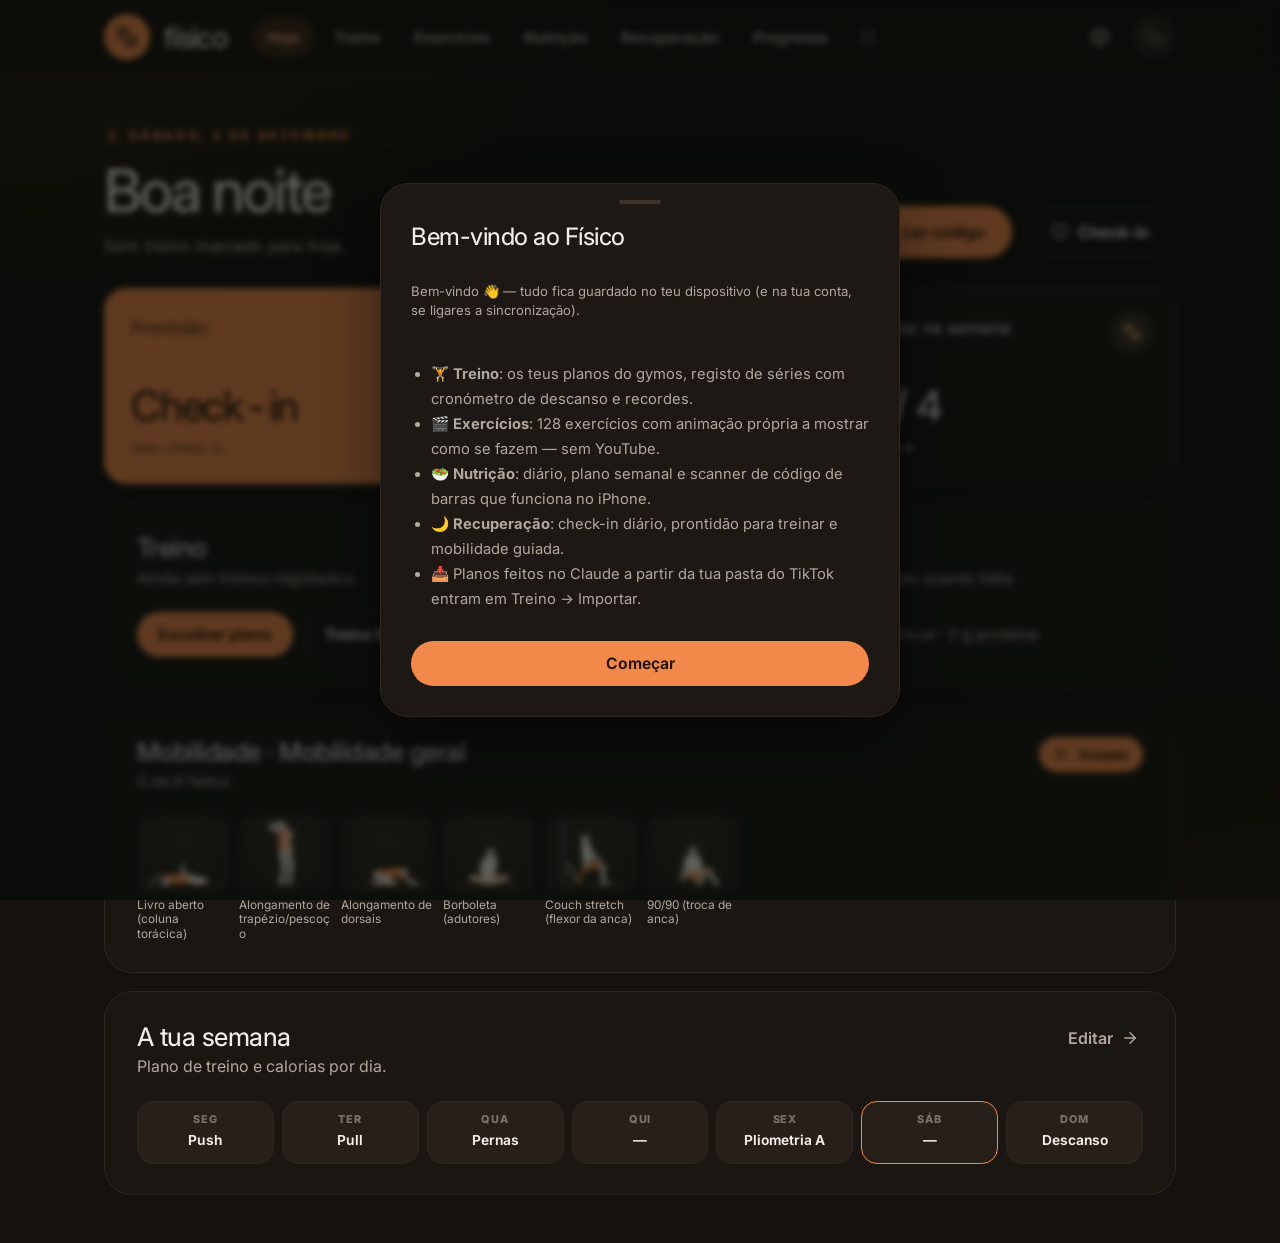
<file: index.html>
<!DOCTYPE html>
<html lang="pt">
<head>
  <meta charset="UTF-8" />
  <meta name="viewport" content="width=device-width, initial-scale=1, viewport-fit=cover, maximum-scale=1, user-scalable=no" />
  <title>Físico</title>
  <meta name="description" content="Treino, nutrição e recuperação — privado e sincronizado." />
  <meta name="theme-color" content="#16110e" />
  <meta name="robots" content="noindex, nofollow" />
  <link rel="preconnect" href="https://fonts.googleapis.com" />
  <link rel="preconnect" href="https://fonts.gstatic.com" crossorigin />
  <link href="https://fonts.googleapis.com/css2?family=Inter:wght@300;400;500;600;700;800;900&family=JetBrains+Mono:wght@300;500;700&display=swap" rel="stylesheet" />
  <link rel="stylesheet" href="./shared/base.css" />
  <link rel="stylesheet" href="./fisico.css" />
  <link rel="manifest" href="./manifest.webmanifest" />
  <link rel="icon" type="image/svg+xml" href="./icons/icon.svg" />
  <link rel="apple-touch-icon" href="./icons/icon-180.png" />
  <meta name="apple-mobile-web-app-capable" content="yes" />
  <meta name="apple-mobile-web-app-title" content="Físico" />
  <meta name="mobile-web-app-capable" content="yes" />
</head>
<body>
  <header class="nav">
    <div class="nav-in">
      <a class="brand" href="./" aria-label="Físico — início">
        <span class="logo"><svg viewBox="0 0 24 24" width="22" height="22" fill="none" stroke="currentColor" stroke-width="2" stroke-linecap="round" stroke-linejoin="round" aria-hidden="true"><path d="M14.4 14.4 9.6 9.6"/><path d="M18.657 21.485a2 2 0 1 1-2.829-2.828l-1.767 1.768a2 2 0 1 1-2.829-2.829l6.364-6.364a2 2 0 1 1 2.829 2.829l-1.768 1.767a2 2 0 1 1 2.828 2.829z"/><path d="m21.5 21.5-1.4-1.4"/><path d="M3.9 3.9 2.5 2.5"/><path d="M6.404 12.768a2 2 0 1 1-2.829-2.829l1.768-1.767a2 2 0 1 1-2.828-2.829l2.828-2.828a2 2 0 1 1 2.829 2.828l1.767-1.768a2 2 0 1 1 2.829 2.829z"/></svg></span>
        <span class="name">físico</span>
      </a>
      <nav class="tabs" id="tabs" aria-label="Separadores"></nav>
      <div class="nav-actions">
        <button class="icon-btn" id="settingsBtn" aria-label="Definições" title="Definições"></button>
        <button class="avatar off" id="avatarBtn" aria-label="Conta e sincronização" title="Conta e sincronização"></button>
      </div>
    </div>
  </header>

  <main class="app">
    <div id="view"></div>
  </main>

  <script src="./config.js"></script>
  <script src="./shared/ui.js"></script>
  <script src="./shared/store.js"></script>
  <script src="./shared/sync.js"></script>
  <script src="./shared/app.js"></script>
  <script src="./shared/components.js"></script>
  <script src="./anim.js"></script>
  <script src="./motions.js"></script>
  <script src="./data/exercises.js"></script>
  <script src="./data/defaults.js"></script>
  <script src="./vendor/barcode-detector.js"></script>
  <script src="./scanner.js"></script>
  <script src="./treino.js"></script>
  <script src="./nutri.js"></script>
  <script src="./recup.js"></script>
  <script src="./migrate.js"></script>
  <script src="./fisico.js"></script>
</body>
</html>
</file>
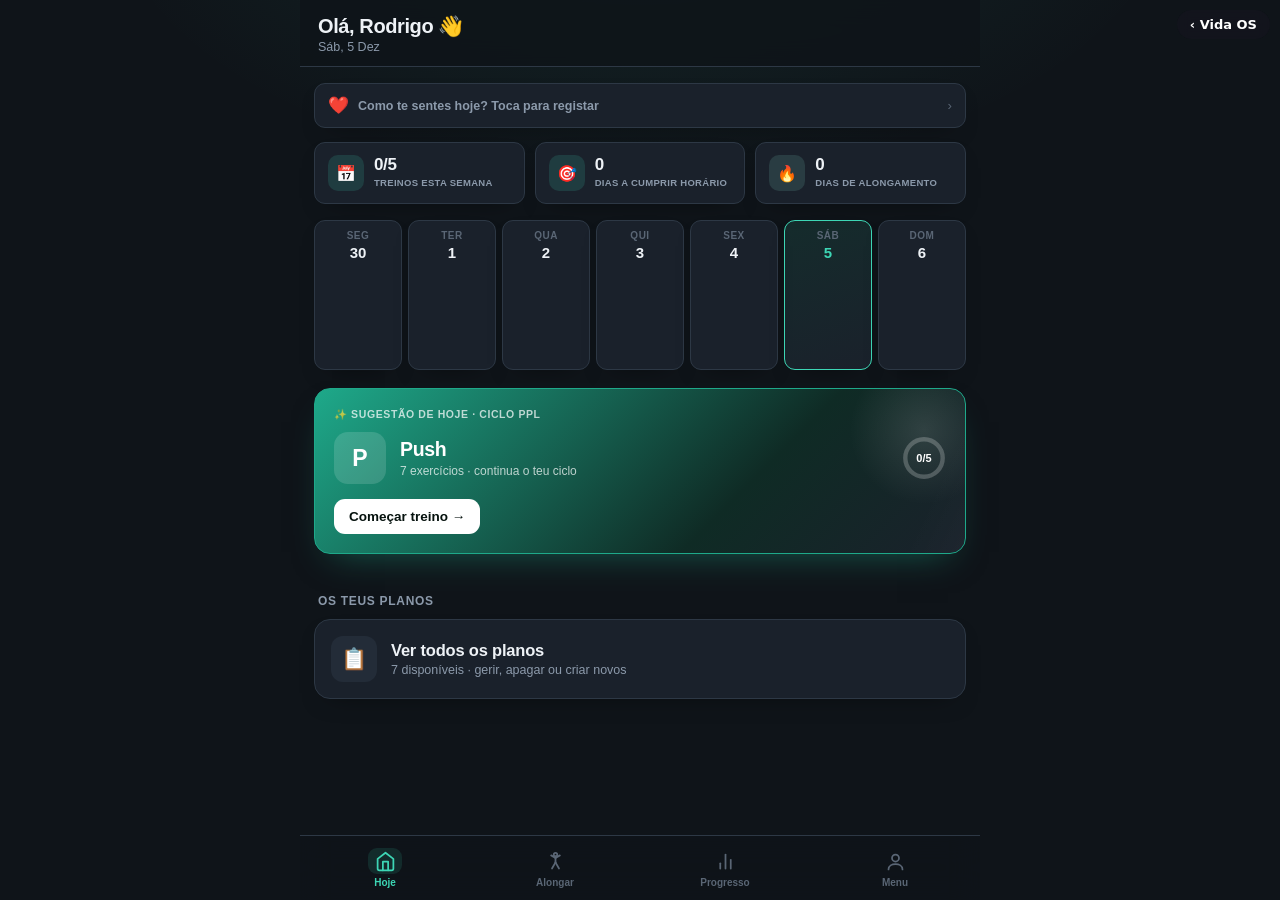
<file: classic.html>
<!DOCTYPE html>
<html lang="pt">
<head>
<meta charset="UTF-8">
<meta name="viewport" content="width=device-width, initial-scale=1.0, maximum-scale=1.0, user-scalable=no, viewport-fit=cover">
<meta name="apple-mobile-web-app-capable" content="yes">
<meta name="apple-mobile-web-app-status-bar-style" content="black-translucent">
<meta name="apple-mobile-web-app-title" content="Treino">
<meta name="mobile-web-app-capable" content="yes">
<meta name="theme-color" content="#0f1419">
<link rel="manifest" href="manifest.json">
<link rel="apple-touch-icon" href="icon-192.png">
<link rel="icon" type="image/png" href="icon-192.png">
<title>Treino · Hub</title>
<style>
:root{
  --bg:#0f1419;
  --surface:#1a212b;
  --surface-2:#232c38;
  --line:#2d3845;
  --text:#eef2f6;
  --text-dim:#8c9aab;
  --text-faint:#5a6675;
  --accent:#3dd6b5;
  --accent-deep:#1ea98a;
  --accent-soft:rgba(61,214,181,.12);
  --warn:#f2b134;
  --push:#5b9dff;
  --pull:#c77dff;
  --legs:#ff8a5b;
  --plyo:#3dd6b5;
  --radius:16px;
  --radius-sm:11px;
  --font:-apple-system,BlinkMacSystemFont,"Segoe UI",Roboto,Helvetica,Arial,sans-serif;
  --stretch:#7dd3c0;
  --shadow-card:0 10px 26px -16px rgba(0,0,0,.6);
}
*{margin:0;padding:0;box-sizing:border-box;-webkit-tap-highlight-color:transparent}
html,body{background:radial-gradient(900px 480px at 50% -12%,rgba(61,214,181,.10),transparent 60%),var(--bg);color:var(--text);font-family:var(--font);overscroll-behavior:none}
body{padding-bottom:78px;max-width:680px;margin:0 auto;min-height:100vh}
button{font-family:inherit;cursor:pointer;border:none;background:none;color:inherit}
::-webkit-scrollbar{width:0;height:0}

/* ---------- Top bar ---------- */
.topbar{position:sticky;top:0;z-index:40;background:rgba(15,20,25,.86);backdrop-filter:blur(14px);border-bottom:1px solid var(--line);padding:14px 18px 12px}
.topbar h1{font-size:20px;font-weight:750;letter-spacing:-.4px}
.topbar .sub{font-size:12.5px;color:var(--text-dim);margin-top:2px;font-weight:500}

/* ---------- Views ---------- */
.view{display:none;padding:16px 14px 24px;animation:fade .28s ease}
.view.active{display:block}
@keyframes fade{from{opacity:0;transform:translateY(6px)}to{opacity:1;transform:none}}

/* ---------- Hero (sugestão de treino) ---------- */
.hero-card{background:linear-gradient(135deg,var(--accent-deep),#0f2b25 65%,var(--surface));border:1px solid var(--accent-deep);border-radius:var(--radius);padding:19px;margin-bottom:18px;box-shadow:0 16px 34px -18px rgba(30,169,138,.5);position:relative;overflow:hidden;width:100%;text-align:left}
.hero-card::after{content:'';position:absolute;right:-34px;top:-34px;width:150px;height:150px;border-radius:50%;background:radial-gradient(circle,rgba(255,255,255,.12),transparent 70%)}
@keyframes heroShimmer{0%{background-position:-260% 0}100%{background-position:260% 0}}
.hero-card::before{content:'';position:absolute;inset:0;background:linear-gradient(115deg,transparent 35%,rgba(255,255,255,.09) 50%,transparent 65%);background-size:280% 100%;animation:heroShimmer 4.5s linear infinite;pointer-events:none}
.hero-badge{font-size:10.5px;font-weight:750;text-transform:uppercase;letter-spacing:.6px;color:rgba(255,255,255,.72);margin-bottom:11px;position:relative;display:flex;align-items:center;gap:6px}
.hero-main{display:flex;align-items:center;gap:14px;margin-bottom:15px;position:relative}
.hero-ic{width:52px;height:52px;border-radius:14px;background:rgba(255,255,255,.14);display:grid;place-items:center;font-size:23px;font-weight:800;color:#fff;flex-shrink:0}
.hero-t{font-size:19.5px;font-weight:800;color:#fff;letter-spacing:-.3px}
.hero-s{font-size:12px;color:rgba(255,255,255,.72);margin-top:3px;font-weight:500}
.hero-cta{font-size:13.5px;font-weight:750;color:#06120e;background:#fff;display:inline-flex;align-items:center;gap:6px;padding:10px 15px;border-radius:11px;position:relative}
.hero-ring{margin-left:auto;position:relative;width:44px;height:44px;flex-shrink:0}
.hero-ring .rg-txt{position:absolute;inset:0;display:grid;place-items:center;font-size:11px;font-weight:800;color:#fff}

/* ---------- Quick stats (home) ---------- */
.quickstats{display:flex;gap:10px;margin-bottom:16px}
.qstat{flex:1;background:var(--surface);border:1px solid var(--line);border-radius:var(--radius-sm);padding:12px 13px;box-shadow:var(--shadow-card);display:flex;align-items:center;gap:10px}
.qstat .qicon{width:36px;height:36px;border-radius:10px;display:grid;place-items:center;font-size:16px;flex-shrink:0;transition:filter .3s}
.qstat.week .qicon{background:rgba(61,214,181,.15);color:var(--accent)}
.qstat.stretch .qicon{background:rgba(125,211,192,.15);color:var(--stretch)}
@keyframes flameGlow{0%,100%{filter:drop-shadow(0 0 0 rgba(242,177,52,.7))}50%{filter:drop-shadow(0 0 5px rgba(242,177,52,.9))}}
.qstat .qicon.hot{animation:flameGlow 1.8s ease-in-out infinite}
.qstat .qtext{flex:1;min-width:0}
.qstat .qv{font-size:17px;font-weight:800;letter-spacing:-.4px;line-height:1;font-variant-numeric:tabular-nums}
.qstat .ql{font-size:9.5px;color:var(--text-dim);margin-top:4px;font-weight:650;text-transform:uppercase;letter-spacing:.3px;line-height:1.3}

/* ---------- Week strip ---------- */
.weekstrip{display:flex;gap:6px;margin-bottom:18px}
.daycell{flex:1;background:var(--surface);border:1px solid var(--line);border-radius:var(--radius-sm);padding:9px 4px 8px;text-align:center;position:relative;box-shadow:var(--shadow-card)}
.daycell .dn{font-size:10px;color:var(--text-faint);font-weight:600;text-transform:uppercase;letter-spacing:.5px}
.daycell .dd{font-size:15px;font-weight:700;margin-top:3px}
.daycell.today{border-color:var(--accent);background:linear-gradient(160deg,var(--accent-soft),var(--surface))}
.daycell.today .dd{color:var(--accent)}
.daycell .dot{width:5px;height:5px;border-radius:50%;background:var(--accent);margin:4px auto 0}
.daycell .dot.empty{background:transparent}

/* ---------- Section heading ---------- */
.sec-label{font-size:12px;font-weight:700;color:var(--text-dim);text-transform:uppercase;letter-spacing:.7px;margin:22px 4px 11px;display:flex;align-items:center;gap:8px}
.sec-label:first-child{margin-top:4px}

/* ---------- Workout cards (day selector) ---------- */
.day-card{background:var(--surface);border:1px solid var(--line);border-radius:var(--radius);padding:16px;margin-bottom:11px;display:flex;align-items:center;gap:14px;position:relative;overflow:hidden;transition:transform .12s,border-color .15s;box-shadow:var(--shadow-card);cursor:pointer}
.day-card:active{transform:scale(.985)}
.day-card .bar{position:absolute;left:0;top:0;bottom:0;width:5px}
.day-card .icon{width:46px;height:46px;border-radius:12px;display:grid;place-items:center;flex-shrink:0;font-size:21px;font-weight:800}
.day-card .info{flex:1;min-width:0}
.day-card .info h3{font-size:16.5px;font-weight:700;letter-spacing:-.2px}
.day-card .info p{font-size:12.5px;color:var(--text-dim);margin-top:3px;font-weight:500}
.day-card .chev{color:var(--text-faint);font-size:20px}
.day-card .badge{position:absolute;top:11px;right:13px;font-size:10px;font-weight:700;padding:3px 8px;border-radius:20px;background:var(--accent-soft);color:var(--accent)}

/* ---------- Accordion ---------- */
.accordion{margin-bottom:11px;border:1px solid var(--line);border-radius:var(--radius);overflow:hidden;background:var(--surface);box-shadow:var(--shadow-card)}
.acc-head{width:100%;display:flex;align-items:center;gap:12px;padding:15px 16px;text-align:left}
.acc-head .tag{width:34px;height:34px;border-radius:9px;display:grid;place-items:center;font-size:16px;flex-shrink:0}
.acc-head .htxt{flex:1}
.acc-head .htxt .t{font-size:15.5px;font-weight:700;letter-spacing:-.2px}
.acc-head .htxt .s{font-size:11.5px;color:var(--text-dim);margin-top:2px;font-weight:500}
.acc-head .arrow{color:var(--text-faint);transition:transform .25s;font-size:13px}
.acc-head.open .arrow{transform:rotate(90deg)}
.acc-body{max-height:0;overflow:hidden;transition:max-height .32s ease}
.acc-inner{padding:2px 12px 12px}

/* ---------- Exercise row ---------- */
.ex{background:var(--surface-2);border:1px solid var(--line);border-radius:var(--radius-sm);margin-bottom:8px;overflow:hidden}
.ex-head{display:flex;align-items:center;gap:12px;padding:11px 12px}
.ex-thumb{width:44px;height:44px;border-radius:10px;background:#0c1117;flex-shrink:0;overflow:hidden;border:1px solid var(--line)}
.ex-thumb svg{width:100%;height:100%;display:block}
.ex-meta{flex:1;min-width:0}
.ex-meta .nm{font-size:14.5px;font-weight:650;letter-spacing:-.2px;line-height:1.25}
.ex-meta .rg{font-size:11.5px;color:var(--text-dim);margin-top:3px;font-weight:600}
.ex-meta .rg b{color:var(--accent);font-weight:700}
.ex-toggle{width:30px;height:30px;border-radius:8px;background:var(--surface);display:grid;place-items:center;color:var(--text-faint);flex-shrink:0;font-size:12px;transition:transform .2s,color .2s}
.ex-toggle.open{transform:rotate(45deg);color:var(--accent)}
.ex-done-dot{position:absolute;width:7px;height:7px;border-radius:50%;background:var(--accent);right:52px;top:50%;transform:translateY(-50%);opacity:0;transition:opacity .2s}
.ex-head{position:relative}
.ex.completed .ex-done-dot{opacity:1}
.ex.completed .ex-thumb{border-color:var(--accent)}

/* ---------- Exercise detail (expand) ---------- */
.ex-detail{max-height:0;overflow:hidden;transition:max-height .3s ease;background:var(--surface)}
.ex-detail-in{padding:4px 12px 13px}

/* ---------- Figura PT (demonstração animada, substitui vídeos externos) ---------- */
.pt-demo{margin-bottom:11px}
.pt-video{position:relative;width:100%;padding-top:56.25%;background:#000;border-radius:11px;overflow:hidden}
.pt-video iframe{position:absolute;inset:0;width:100%;height:100%;border:0}
.pt-novideo{padding:22px 14px;text-align:center;color:var(--text-dim);font-size:13px;background:var(--bg);border-radius:11px}
.pt-tip{display:flex;gap:9px;align-items:flex-start;background:var(--bg);border-radius:9px;padding:10px 12px;margin-top:8px}
.pt-tip-ico{flex-shrink:0;line-height:1.4}
.pt-tip-tx{font-size:12.5px;color:var(--text-dim);line-height:1.5}

/* last load + rest recommendation */
.last-load{display:flex;align-items:center;gap:9px;background:var(--bg);border-radius:9px;padding:9px 12px;margin-bottom:8px;flex-wrap:wrap}
.last-load .ll-tag{font-size:9.5px;font-weight:700;text-transform:uppercase;letter-spacing:.5px;color:var(--accent);background:var(--accent-soft);padding:3px 7px;border-radius:5px;flex-shrink:0}
.last-load.empty .ll-tag{color:var(--text-faint);background:var(--surface-2)}
.last-load .ll-data{font-size:13px;font-weight:650;color:var(--text);flex:1;font-variant-numeric:tabular-nums}
.last-load.empty .ll-data{color:var(--text-faint);font-weight:500}
.last-load .ll-date{font-size:11px;color:var(--text-faint);font-weight:600}
.rest-rec{font-size:12px;color:var(--text-dim);background:var(--bg);border-radius:9px;padding:8px 12px;margin-bottom:10px;font-weight:500}
.rest-rec b{color:var(--accent);font-weight:700}
.rest-rec .rest-why{color:var(--text-faint);font-size:11px}

/* sets table */
.sets-hd{display:grid;grid-template-columns:30px 1fr 1fr 42px;gap:8px;padding:0 4px 7px;font-size:10.5px;color:var(--text-faint);font-weight:700;text-transform:uppercase;letter-spacing:.4px}
.set-row{display:grid;grid-template-columns:30px 1fr 1fr 42px;gap:8px;align-items:center;margin-bottom:7px}
.set-row .snum{width:30px;height:34px;border-radius:8px;background:var(--surface-2);display:grid;place-items:center;font-size:13px;font-weight:700;color:var(--text-dim)}
.set-row input{width:100%;height:34px;background:var(--surface-2);border:1px solid var(--line);border-radius:8px;text-align:center;color:var(--text);font-size:14px;font-weight:600;font-family:inherit}
.set-row input:focus{outline:none;border-color:var(--accent);background:var(--bg)}
.set-row .chk{width:42px;height:34px;border-radius:8px;background:var(--surface-2);border:1px solid var(--line);display:grid;place-items:center;font-size:14px;color:var(--text-faint);transition:all .15s}
.set-row .chk.on{background:var(--accent);color:#06120e;border-color:var(--accent)}
.set-row.done input{border-color:var(--accent-deep)}
.addset{width:100%;padding:8px;border:1px dashed var(--line);border-radius:8px;color:var(--text-dim);font-size:12px;font-weight:600;margin-top:3px}
.addset:active{background:var(--surface-2)}

/* timed exercise (no weight) */
/* timed info — ver perto do fim do CSS */

/* ---------- Rest timer (floating) ---------- */
.rest-fab{position:fixed;left:50%;transform:translateX(-50%);bottom:90px;z-index:60;background:var(--surface-2);color:var(--text);border:1px solid var(--accent);border-radius:18px;padding:0;display:none;flex-direction:column;box-shadow:0 10px 34px rgba(0,0,0,.5);overflow:hidden;width:300px;max-width:calc(100vw - 28px);animation:pop .3s}
.rest-fab.show{display:flex}
@keyframes pop{from{transform:translateX(-50%) scale(.85);opacity:0}to{transform:translateX(-50%) scale(1);opacity:1}}
.rest-prog{height:4px;background:var(--accent);width:100%;transform-origin:left;transition:transform 1s linear}
.rest-main{display:flex;align-items:center;gap:8px;padding:11px 12px}
.rest-fab .rt-center{flex:1;text-align:center}
.rest-fab .rt-label{font-size:10px;color:var(--text-dim);font-weight:700;text-transform:uppercase;letter-spacing:.5px}
.rest-fab .rt{font-variant-numeric:tabular-nums;font-size:26px;font-weight:800;letter-spacing:-1px;line-height:1.1;color:var(--accent)}
.rest-fab .rt-ctrl{background:var(--surface);color:var(--text);border:1px solid var(--line);height:38px;min-width:46px;border-radius:10px;font-size:13px;font-weight:700}
.rest-fab .rt-ctrl:active{background:var(--bg)}
.rest-fab .rt-close{background:transparent;color:var(--text-faint);width:30px;height:38px;font-size:16px;font-weight:700}
.rest-fab.done-flash{border-color:var(--warn)}
.rest-fab.done-flash .rt{color:var(--warn)}

/* ---------- Finish bar ---------- */
.finish-bar{position:sticky;bottom:78px;z-index:30;padding:12px 4px 4px}
.finish-btn{width:100%;background:linear-gradient(135deg,var(--accent),var(--accent-deep));color:#06120e;font-weight:750;font-size:15.5px;padding:15px;border-radius:14px;box-shadow:0 6px 20px rgba(61,214,181,.3);display:flex;align-items:center;justify-content:center;gap:8px}
.finish-btn:active{transform:scale(.99)}
.finish-btn.ghost{background:var(--surface);color:var(--text);box-shadow:none;border:1px solid var(--line)}
.discard-btn{width:100%;background:transparent;color:var(--text-faint);font-size:12.5px;font-weight:600;padding:10px;margin-top:6px}
.discard-btn:active{color:#e8503a}

/* ---------- Resume banner ---------- */
.resume-banner{display:flex;align-items:center;justify-content:space-between;gap:12px;background:linear-gradient(135deg,var(--accent-soft),var(--surface));border:1.5px solid var(--accent);border-radius:var(--radius);padding:14px 16px;margin-bottom:18px;cursor:pointer;transition:transform .12s}
.resume-banner:active{transform:scale(.99)}
.resume-banner .rb-left{display:flex;align-items:center;gap:12px}
.resume-banner .rb-pulse{width:10px;height:10px;border-radius:50%;background:var(--accent);flex-shrink:0;animation:pulse 1.6s infinite}
@keyframes pulse{0%,100%{opacity:1;box-shadow:0 0 0 0 rgba(61,214,181,.5)}50%{opacity:.6;box-shadow:0 0 0 7px rgba(61,214,181,0)}}
.resume-banner .rb-title{font-size:14.5px;font-weight:700;color:var(--text)}
.resume-banner .rb-sub{font-size:12px;color:var(--text-dim);margin-top:2px;font-weight:500}
.resume-banner .rb-arrow{font-size:22px;color:var(--accent);font-weight:700}

/* ---------- Back link ---------- */
.backlink{display:inline-flex;align-items:center;gap:6px;color:var(--text-dim);font-size:13.5px;font-weight:600;margin-bottom:4px;padding:4px 0}

/* ---------- Progress ---------- */
.stat-grid{display:grid;grid-template-columns:1fr 1fr;gap:10px;margin-bottom:8px}
.stat{background:var(--surface);border:1px solid var(--line);border-radius:var(--radius);padding:15px 16px;box-shadow:var(--shadow-card)}
.stat .v{font-size:27px;font-weight:800;letter-spacing:-1px;line-height:1}
.stat .l{font-size:11.5px;color:var(--text-dim);margin-top:6px;font-weight:600}
.stat .v.accent{color:var(--accent)}

.hist-item{background:var(--surface);border:1px solid var(--line);border-radius:var(--radius-sm);padding:13px 15px;margin-bottom:9px;display:flex;align-items:center;gap:13px;box-shadow:var(--shadow-card)}
.hist-item .hdot{width:38px;height:38px;border-radius:10px;display:grid;place-items:center;font-size:17px;font-weight:800;flex-shrink:0}
.hist-item .hinfo{flex:1}
.hist-item .hinfo .ht{font-size:14.5px;font-weight:700}
.hist-item .hinfo .hs{font-size:12px;color:var(--text-dim);margin-top:2px;font-weight:500}
.hist-item .hvol{text-align:right;font-size:12px;color:var(--text-dim);font-weight:600}
.hist-item .hvol b{display:block;color:var(--accent);font-size:15px;font-weight:750}

.empty{text-align:center;padding:48px 20px;color:var(--text-faint)}
.empty .ei{font-size:40px;margin-bottom:12px;opacity:.5}
.empty p{font-size:13.5px;line-height:1.5}

/* progress chart */
.chart-card{background:var(--surface);border:1px solid var(--line);border-radius:var(--radius);padding:16px;margin-bottom:8px}
.chart-card h4{font-size:13px;font-weight:700;margin-bottom:2px}
.chart-card .csub{font-size:11.5px;color:var(--text-dim);margin-bottom:14px;font-weight:500}
.bars{display:flex;align-items:flex-end;gap:7px;height:120px}
.bars .bcol{flex:1;display:flex;flex-direction:column;align-items:center;gap:6px;height:100%;justify-content:flex-end}
.bars .bcol .bar-fill{width:100%;background:linear-gradient(to top,var(--accent-deep),var(--accent));border-radius:5px 5px 0 0;min-height:3px;transition:height .5s}
.bars .bcol .blab{font-size:9.5px;color:var(--text-faint);font-weight:600}

/* ---------- Recordes pessoais (PRs) ---------- */
.pr-item{background:var(--surface);border:1px solid var(--line);border-radius:var(--radius-sm);padding:12px 15px;margin-bottom:8px;display:flex;align-items:center;gap:12px;box-shadow:var(--shadow-card)}
.pr-ic{width:36px;height:36px;border-radius:10px;background:rgba(242,177,52,.14);color:var(--warn);display:grid;place-items:center;font-size:16px;flex-shrink:0}
.pr-info{flex:1;min-width:0}
.pr-nm{font-size:14px;font-weight:650;letter-spacing:-.1px}
.pr-d{font-size:11px;color:var(--text-faint);margin-top:2px;font-weight:600}
.pr-val{font-size:14px;font-weight:800;color:var(--warn);font-variant-numeric:tabular-nums;flex-shrink:0}

/* ---------- Muscle heatmap ---------- */
.heatmap-row{display:flex;gap:18px;justify-content:center;padding:6px 0 2px}
.heatmap-body{text-align:center}
.heatmap-body svg{width:96px;height:144px;border-radius:10px}
.hb-label{font-size:10.5px;color:var(--text-faint);font-weight:650;margin-top:6px;text-transform:uppercase;letter-spacing:.4px}
.heat-legend{display:flex;align-items:center;justify-content:center;gap:6px;margin-top:14px;font-size:10.5px;color:var(--text-faint);font-weight:600}
.hl-dot{width:9px;height:9px;border-radius:3px;display:inline-block;margin-left:4px}
.hl-dot.l0{background:#3a4654}
.hl-dot.l1{background:#2a6f60}
.hl-dot.l2{background:#1ea98a}
.hl-dot.l3{background:#3dd6b5}

/* ---------- Bottom nav ---------- */
.botnav{position:fixed;bottom:0;left:0;right:0;z-index:50;background:rgba(15,20,25,.92);backdrop-filter:blur(16px);border-top:1px solid var(--line);display:flex;max-width:680px;margin:0 auto;padding:8px 0 max(8px,env(safe-area-inset-bottom))}
.navbtn{flex:1;display:flex;flex-direction:column;align-items:center;gap:3px;padding:4px;color:var(--text-faint)}
.navbtn .nb-ic{width:34px;height:26px;display:grid;place-items:center;border-radius:9px;transition:background .2s}
.navbtn svg{width:21px;height:21px}
.navbtn span{font-size:10px;font-weight:600}
.navbtn.active{color:var(--accent)}
.navbtn.active .nb-ic{background:var(--accent-soft)}

/* toast */
.toast{position:fixed;bottom:96px;left:50%;transform:translateX(-50%) translateY(20px);background:var(--text);color:var(--bg);padding:11px 20px;border-radius:24px;font-size:13.5px;font-weight:650;z-index:90;opacity:0;transition:all .3s;pointer-events:none;white-space:nowrap}
.toast.show{opacity:1;transform:translateX(-50%) translateY(0)}

/* settings */
.set-card{background:var(--surface);border:1px solid var(--line);border-radius:var(--radius);overflow:hidden;margin-bottom:14px}
.set-item{display:flex;align-items:center;gap:13px;padding:15px 16px;border-bottom:1px solid var(--line);width:100%;text-align:left}
.set-item:last-child{border-bottom:none}
.set-item .si-ic{font-size:16px;width:34px;height:34px;border-radius:10px;background:var(--surface-2);display:grid;place-items:center;flex-shrink:0}
.set-item .si-tx{flex:1}
.set-item .si-tx .a{font-size:14.5px;font-weight:650}
.set-item .si-tx .b{font-size:11.5px;color:var(--text-dim);margin-top:2px}
.set-item .si-ar{color:var(--text-faint)}

.intro{font-size:12.5px;color:var(--text-dim);line-height:1.55;background:var(--surface);border:1px solid var(--line);border-radius:var(--radius-sm);padding:13px 15px;margin-bottom:14px}
.intro b{color:var(--accent)}

/* install steps */
.install-steps{max-height:0;overflow:hidden;transition:max-height .3s ease;font-size:12.5px;color:var(--text-dim);line-height:1.7;background:var(--bg);border-bottom:1px solid var(--line)}
.install-steps.open{max-height:240px;padding:13px 16px}
.install-steps b{color:var(--text);font-weight:650}

/* order hint */
.order-hint{font-size:11.5px;color:var(--text-dim);background:var(--surface);border:1px solid var(--line);border-radius:10px;padding:9px 13px;margin:8px 0 14px;font-weight:600;line-height:1.4}

/* delete button in history */
.hist-item{position:relative}
.hdel{width:34px;height:34px;border-radius:9px;background:var(--surface-2);border:1px solid var(--line);display:grid;place-items:center;font-size:14px;flex-shrink:0;margin-left:2px;opacity:.7;transition:all .15s}
.hdel:active{background:#3a1f1f;border-color:#6b2b2b;opacity:1}

/* last load indicator */
.last-load{display:flex;align-items:center;gap:9px;background:var(--bg);border-radius:9px;padding:9px 12px;margin-bottom:8px;flex-wrap:wrap}
.last-load .ll-tag{font-size:9.5px;font-weight:700;text-transform:uppercase;letter-spacing:.5px;color:var(--accent);background:var(--accent-soft);padding:3px 7px;border-radius:5px;flex-shrink:0}
.last-load.empty .ll-tag{color:var(--text-faint);background:var(--surface-2)}
.last-load .ll-data{font-size:13px;font-weight:650;color:var(--text);flex:1;font-variant-numeric:tabular-nums}
.last-load.empty .ll-data{color:var(--text-faint);font-weight:500}
.last-load .ll-date{font-size:11px;color:var(--text-faint);font-weight:600}

/* rest button (principal — arranca o cronómetro) */
.rest-btn{width:100%;display:flex;align-items:center;gap:10px;background:var(--surface);border:1.5px solid var(--accent);border-radius:11px;padding:11px 14px;margin:10px 0 4px;cursor:pointer;transition:background .15s,transform .1s}
.rest-btn:active{background:var(--accent-soft);transform:scale(.98)}
.rest-btn .rb-icon{width:28px;height:28px;border-radius:50%;background:var(--accent);color:#06120e;display:grid;place-items:center;font-size:12px;font-weight:800;flex-shrink:0}
.rest-btn .rb-text{flex:1;font-size:13.5px;font-weight:650;color:var(--text);text-align:left}
.rest-btn .rb-text b{color:var(--accent)}
.rest-btn .rb-why{font-size:11px;color:var(--text-faint);font-weight:600;background:var(--surface-2);padding:3px 8px;border-radius:6px}

/* quick rest buttons (aquecimento/corretivo/alongamento) */
.quick-rest{display:flex;align-items:center;gap:7px;margin-top:10px;flex-wrap:wrap}
.quick-rest .qr-label{font-size:11.5px;color:var(--text-faint);font-weight:600;margin-right:2px}
.quick-rest button{background:var(--surface);border:1px solid var(--line);border-radius:8px;padding:7px 13px;font-size:12.5px;font-weight:700;color:var(--text-dim);cursor:pointer;transition:all .15s}
.quick-rest button:active,.quick-rest button:hover{background:var(--accent-soft);border-color:var(--accent);color:var(--accent)}

/* timed info */
.timed-info{display:flex;gap:8px;align-items:center;font-size:13px;color:var(--text-dim);font-weight:600;background:var(--bg);border-radius:9px;padding:10px 12px;margin-bottom:2px}

/* ---------- Alongamentos (daily stretch plan) ---------- */
.stretch-hero{background:linear-gradient(135deg,rgba(125,211,192,.14),var(--surface));border:1.5px solid var(--stretch);border-radius:var(--radius);padding:18px;margin-bottom:16px;box-shadow:var(--shadow-card)}
.stretch-hero .sh-top{display:flex;align-items:center;gap:12px;margin-bottom:12px}
.stretch-hero .sh-ic{width:44px;height:44px;border-radius:12px;background:rgba(125,211,192,.16);color:var(--stretch);display:grid;place-items:center;font-size:21px;flex-shrink:0}
.stretch-hero .sh-t{font-size:17px;font-weight:750;letter-spacing:-.3px}
.stretch-hero .sh-s{font-size:12.5px;color:var(--text-dim);margin-top:2px;font-weight:500}
.sh-why{font-size:12.5px;color:var(--text-dim);line-height:1.5;background:var(--bg);border-radius:10px;padding:9px 11px;margin-bottom:12px}
.sh-progwrap{display:flex;align-items:center;gap:10px}
.sh-progbar{flex:1;height:7px;border-radius:20px;background:var(--surface-2);overflow:hidden}
.sh-progfill{height:100%;background:linear-gradient(90deg,var(--stretch),var(--accent));border-radius:20px;transition:width .35s ease}
.sh-progtxt{font-size:12px;font-weight:700;color:var(--stretch);flex-shrink:0;font-variant-numeric:tabular-nums}
.sh-alldone{font-size:12.5px;color:var(--stretch);font-weight:650;margin-top:10px;display:flex;align-items:center;gap:6px}

.stretch-item{background:var(--surface);border:1px solid var(--line);border-radius:var(--radius-sm);margin-bottom:9px;overflow:hidden;transition:border-color .15s,background .15s;box-shadow:var(--shadow-card)}
.stretch-item.done{border-color:var(--stretch);background:rgba(125,211,192,.06)}
.stretch-item .st-head{display:flex;align-items:flex-start;gap:12px;padding:13px 14px;cursor:pointer}
.stretch-item .st-chk{width:26px;height:26px;border-radius:50%;border:1.5px solid var(--line);background:var(--surface-2);display:grid;place-items:center;font-size:12px;color:transparent;flex-shrink:0;margin-top:1px;transition:all .15s;cursor:pointer}
.stretch-item.done .st-chk{background:var(--stretch);border-color:var(--stretch);color:#06120e}
.stretch-item .st-body{flex:1;min-width:0}
.stretch-item .st-nm{font-size:14.5px;font-weight:650;letter-spacing:-.2px;display:flex;align-items:center;gap:6px;flex-wrap:wrap}
.stretch-item .st-nm .star{color:var(--warn);font-size:12px}
.stretch-item .st-t{font-size:11.5px;color:var(--stretch);font-weight:700;margin-top:3px}
.stretch-item .st-cue{font-size:12px;color:var(--text-dim);line-height:1.5;margin-top:6px}
.stretch-item.done .st-nm{color:var(--text-dim)}

.weekpills{display:flex;gap:5px;margin-bottom:16px}
.wpill{flex:1;text-align:center;padding:7px 2px;border-radius:9px;font-size:10.5px;font-weight:700;color:var(--text-faint);background:var(--surface);border:1px solid var(--line)}
.wpill.today{color:var(--stretch);border-color:var(--stretch);background:rgba(125,211,192,.1)}

/* ---------- Biblioteca / trocar exercício / criar plano ---------- */
.swap-btn{width:100%;display:flex;align-items:center;justify-content:center;gap:8px;background:var(--surface);border:1.5px solid var(--line);color:var(--text-dim);border-radius:11px;padding:10px 14px;margin:0 0 10px;font-size:13px;font-weight:650}
.swap-btn:active{transform:scale(.99)}
.lib-search{width:100%;padding:11px 14px;border-radius:11px;background:var(--surface);border:1px solid var(--line);color:var(--text);font-size:14px;margin-bottom:12px}
.lib-search::placeholder{color:var(--text-faint)}
.ovl{position:fixed;inset:0;background:rgba(0,0,0,.55);z-index:200;display:flex;align-items:flex-end;justify-content:center}
.ovl-panel{background:var(--bg);width:100%;max-width:680px;max-height:88vh;border-radius:20px 20px 0 0;overflow:hidden;display:flex;flex-direction:column;animation:slideup .2s ease}
@keyframes slideup{from{transform:translateY(30px);opacity:0}to{transform:none;opacity:1}}
.ovl-head{display:flex;align-items:center;justify-content:space-between;padding:16px 18px;border-bottom:1px solid var(--line);flex-shrink:0}
.ovl-title{font-size:15.5px;font-weight:750;letter-spacing:-.2px}
.ovl-close{font-size:18px;color:var(--text-dim);padding:4px 8px}
.ovl-body{overflow-y:auto;padding:14px 18px 28px}
.ovl-tabs{display:flex;gap:6px;margin-bottom:4px}
.ovl-tab{padding:7px 13px;border-radius:20px;font-size:12px;font-weight:650;background:var(--surface);border:1px solid var(--line);color:var(--text-dim)}
.ovl-tab.active{background:var(--accent-soft);color:var(--accent);border-color:var(--accent)}
.lib-item{display:flex;align-items:center;gap:12px;padding:11px 2px;border-bottom:1px solid var(--line);cursor:pointer}
.lib-item:last-child{border-bottom:none}
.li-thumb{width:38px;height:54px;border-radius:8px;overflow:hidden;flex-shrink:0;background:#0c1117}
.li-thumb svg{width:100%;height:100%;display:block}
.lib-info{flex:1;min-width:0}
.lib-nm{font-size:13.5px;font-weight:650}
.lib-tag{font-size:10.5px;color:var(--text-faint);margin-top:2px;font-weight:650;text-transform:uppercase;letter-spacing:.3px}
.lib-cue{font-size:11.5px;color:var(--text-dim);margin-top:4px;line-height:1.4}
.lib-add{width:28px;height:28px;border-radius:50%;background:var(--surface-2);color:var(--accent);display:grid;place-items:center;font-size:14px;flex-shrink:0}
.pb-chip{display:inline-flex;align-items:center;gap:7px;background:var(--accent-soft);color:var(--accent);border-radius:20px;padding:7px 8px 7px 13px;font-size:12.5px;font-weight:650;margin:0 6px 8px 0}
.pb-chip button{font-size:14px;line-height:1;color:var(--accent)}
</style>
</head>
<body>

<div class="topbar">
  <h1 id="barTitle">Olá, Rodrigo 👋</h1>
  <div class="sub" id="barSub">Pronto para treinar?</div>
</div>

<!-- ============ HOME / TODAY ============ -->
<div class="view active" id="view-home"></div>

<!-- ============ SESSION ============ -->
<div class="view" id="view-session"></div>

<!-- ============ ALONGAMENTOS ============ -->
<div class="view" id="view-stretch"></div>

<!-- ============ PROGRESS ============ -->
<div class="view" id="view-progress"></div>

<!-- ============ BIBLIOTECA ============ -->
<div class="view" id="view-library"></div>

<!-- ============ CRIAR PLANO ============ -->
<div class="view" id="view-builder"></div>

<!-- ============ HORÁRIO SEMANAL ============ -->
<div class="view" id="view-schedule"></div>

<!-- ============ DETALHE DE UM DIA (tocado na weekstrip do Hoje) ============ -->
<div class="view" id="view-daydetail"></div>

<!-- ============ TODOS OS PLANOS ============ -->
<div class="view" id="view-plans"></div>

<!-- ============ SAÚDE ============ -->
<div class="view" id="view-health"></div>

<!-- ============ MENU ============ -->
<div class="view" id="view-menu"></div>

<!-- Rest timer -->
<div class="rest-fab" id="restFab">
  <div class="rest-prog" id="restProg"></div>
  <div class="rest-main">
    <button class="rt-ctrl" onclick="addRest(-15)" aria-label="Menos 15s">−15</button>
    <div class="rt-center">
      <div class="rt-label" id="restLabel">Descanso</div>
      <div class="rt" id="restTime">2:00</div>
    </div>
    <button class="rt-ctrl" onclick="addRest(15)" aria-label="Mais 15s">+15</button>
    <button class="rt-close" onclick="stopRest()" aria-label="Fechar">✕</button>
  </div>
</div>

<div class="toast" id="toast"></div>

<!-- Bottom nav -->
<nav class="botnav">
  <button class="navbtn active" data-view="home" onclick="nav('home')">
    <div class="nb-ic"><svg viewBox="0 0 24 24" fill="none" stroke="currentColor" stroke-width="2" stroke-linecap="round" stroke-linejoin="round"><path d="M3 9l9-7 9 7v11a2 2 0 0 1-2 2H5a2 2 0 0 1-2-2z"/><polyline points="9 22 9 12 15 12 15 22"/></svg></div>
    <span>Hoje</span>
  </button>
  <button class="navbtn" data-view="stretch" onclick="nav('stretch')">
    <div class="nb-ic"><svg viewBox="0 0 24 24" fill="none" stroke="currentColor" stroke-width="2" stroke-linecap="round" stroke-linejoin="round"><circle cx="12" cy="4" r="2"/><path d="M12 6v7"/><path d="M12 8l-5-3"/><path d="M12 8l5-3"/><path d="M12 13l-4 7"/><path d="M12 13l4 7"/></svg></div>
    <span>Alongar</span>
  </button>
  <button class="navbtn" data-view="progress" onclick="nav('progress')">
    <div class="nb-ic"><svg viewBox="0 0 24 24" fill="none" stroke="currentColor" stroke-width="2" stroke-linecap="round" stroke-linejoin="round"><line x1="18" y1="20" x2="18" y2="10"/><line x1="12" y1="20" x2="12" y2="4"/><line x1="6" y1="20" x2="6" y2="14"/></svg></div>
    <span>Progresso</span>
  </button>
  <button class="navbtn" data-view="menu" onclick="nav('menu')">
    <div class="nb-ic"><svg viewBox="0 0 24 24" fill="none" stroke="currentColor" stroke-width="2" stroke-linecap="round" stroke-linejoin="round"><circle cx="12" cy="8" r="4"/><path d="M4 21c0-4 4-6 8-6s8 2 8 6"/></svg></div>
    <span>Menu</span>
  </button>
</nav>

<script>
/* ============================================================
   TREINO HUB — workout tracker
   Dados: planos de força (Caliber) + corretivo + alongamento + pliometria
   ============================================================ */

/* ---------- Ilustrações de músculos (SVG body, grupo destacado) ---------- */
// heatMap (opcional): { grupo: contagem } — pinta por intensidade em vez de vermelho binário
function heatColor(n){
  if(!n) return '#3a4654';
  if(n===1) return '#2a6f60';
  if(n===2) return '#1ea98a';
  return '#3dd6b5';
}
function bodySVG(highlight, heatMap){
  highlight = highlight || [];
  // highlight: array de grupos a pintar a vermelho (ou heatMap: contagem por grupo)
  const h = (g)=> heatMap ? heatColor(heatMap[g]) : (highlight.includes(g) ? '#e8503a' : '#3a4654');
  return `<svg viewBox="0 0 60 90" xmlns="http://www.w3.org/2000/svg">
  <rect width="60" height="90" fill="#0c1117"/>
  <!-- cabeça -->
  <circle cx="30" cy="11" r="6" fill="#2b3542"/>
  <!-- pescoço -->
  <rect x="27" y="16" width="6" height="4" fill="#2b3542"/>
  <!-- ombros -->
  <ellipse cx="19" cy="24" rx="6" ry="5" fill="${h('shoulders')}"/>
  <ellipse cx="41" cy="24" rx="6" ry="5" fill="${h('shoulders')}"/>
  <!-- peito -->
  <path d="M22 22 h16 v9 q-8 4 -16 0 z" fill="${h('chest')}"/>
  <!-- abdominais -->
  <rect x="24" y="32" width="12" height="13" rx="2" fill="${h('abs')}"/>
  <!-- biceps -->
  <ellipse cx="15" cy="34" rx="4" ry="7" fill="${h('biceps')}"/>
  <ellipse cx="45" cy="34" rx="4" ry="7" fill="${h('biceps')}"/>
  <!-- triceps (parte de trás, mostrado lateral) -->
  <ellipse cx="13" cy="35" rx="2.5" ry="6" fill="${h('triceps')}"/>
  <ellipse cx="47" cy="35" rx="2.5" ry="6" fill="${h('triceps')}"/>
  <!-- antebraços -->
  <rect x="12" y="42" width="5" height="11" rx="2.5" fill="${h('forearms')}"/>
  <rect x="43" y="42" width="5" height="11" rx="2.5" fill="${h('forearms')}"/>
  <!-- quadriceps -->
  <path d="M24 46 h5 v18 q-2.5 2 -5 0 z" fill="${h('quads')}"/>
  <path d="M31 46 h5 v18 q-2.5 2 -5 0 z" fill="${h('quads')}"/>
  <!-- gemeos -->
  <rect x="24.5" y="66" width="4.5" height="14" rx="2" fill="${h('calves')}"/>
  <rect x="31" y="66" width="4.5" height="14" rx="2" fill="${h('calves')}"/>
  <!-- pés -->
  <rect x="24" y="81" width="5" height="4" rx="1.5" fill="${h('feet')}"/>
  <rect x="31" y="81" width="5" height="4" rx="1.5" fill="${h('feet')}"/>
  </svg>`;
}
function bodyBackSVG(highlight, heatMap){
  highlight = highlight || [];
  const h = (g)=> heatMap ? heatColor(heatMap[g]) : (highlight.includes(g) ? '#e8503a' : '#3a4654');
  return `<svg viewBox="0 0 60 90" xmlns="http://www.w3.org/2000/svg">
  <rect width="60" height="90" fill="#0c1117"/>
  <circle cx="30" cy="11" r="6" fill="#2b3542"/>
  <rect x="27" y="16" width="6" height="4" fill="#2b3542"/>
  <!-- trapézio -->
  <path d="M24 19 h12 l-2 7 h-8 z" fill="${h('traps')}"/>
  <!-- ombros post -->
  <ellipse cx="19" cy="24" rx="5.5" ry="5" fill="${h('rear_delts')}"/>
  <ellipse cx="41" cy="24" rx="5.5" ry="5" fill="${h('rear_delts')}"/>
  <!-- lats / costas -->
  <path d="M22 26 h16 l-2 16 q-6 4 -12 0 z" fill="${h('back')}"/>
  <!-- lombar -->
  <rect x="25" y="40" width="10" height="7" rx="2" fill="${h('lower_back')}"/>
  <!-- triceps -->
  <ellipse cx="14" cy="35" rx="4" ry="7" fill="${h('triceps')}"/>
  <ellipse cx="46" cy="35" rx="4" ry="7" fill="${h('triceps')}"/>
  <!-- antebraços -->
  <rect x="12" y="43" width="5" height="11" rx="2.5" fill="${h('forearms')}"/>
  <rect x="43" y="43" width="5" height="11" rx="2.5" fill="${h('forearms')}"/>
  <!-- glúteos -->
  <ellipse cx="26" cy="50" rx="5" ry="5" fill="${h('glutes')}"/>
  <ellipse cx="34" cy="50" rx="5" ry="5" fill="${h('glutes')}"/>
  <!-- isquiotibiais -->
  <rect x="24" y="55" width="5" height="13" rx="2" fill="${h('hamstrings')}"/>
  <rect x="31" y="55" width="5" height="13" rx="2" fill="${h('hamstrings')}"/>
  <!-- gémeos -->
  <rect x="24.5" y="69" width="4.5" height="13" rx="2" fill="${h('calves')}"/>
  <rect x="31" y="69" width="4.5" height="13" rx="2" fill="${h('calves')}"/>
  </svg>`;
}

/* ============================================================
   DEFINIÇÃO DOS EXERCÍCIOS
   tipo: 'weight' (regista peso+reps) ou 'timed' (tempo/reps fixos)
   ============================================================ */

// PLANOS DE FORÇA (dos teus prints Caliber)
const STRENGTH = {
  push:{ name:'Push', color:'var(--push)', icon:'P', exercises:[
    {id:'p1', rest:150, n:'Barbell Bench Press', m:['chest'], front:1, range:'3 × 6-12', sets:3, cue:'Escápulas retraídas e fixas no banco. Desce a barra ao peito, cotovelos a ~45°. Pés firmes no chão.'},
    {id:'p2', rest:75, n:'Cable Seated Fly', m:['chest'], front:1, range:'3 × 6-12', sets:3, cue:'Ligeira flexão dos cotovelos fixa. Junta as mãos à frente apertando o peito. Controla o regresso.'},
    {id:'p3', rest:150, n:'Barbell Seated Shoulder Press', m:['shoulders'], front:1, range:'3 × 6-12', sets:3, cue:'Core apertado, não arquees a lombar. Barra sobe sobre a cabeça sem trancar bruscamente.'},
    {id:'p4', rest:75, n:'Cable Single Arm Lateral Raise', m:['shoulders'], front:1, range:'3 × 6-12', sets:3, cue:'Sobe o braço até à linha do ombro, mindinho ligeiramente acima. Sem balançar o tronco.'},
    {id:'p5', rest:75, n:'Cable Tricep Pushdown', m:['triceps'], front:1, range:'3 × 6-12', sets:3, cue:'Cotovelos colados ao tronco. Estende totalmente em baixo, controla a subida.'},
    {id:'p6', rest:120, n:'Push-Up', m:['chest'], front:1, range:'3 × 6-12', sets:3, cue:'Corpo em linha reta, core ativo. Desce o peito até perto do chão, cotovelos a ~45°.'},
    {id:'p7', rest:75, n:'Cable Tricep Extension', m:['triceps'], front:1, range:'3 × 6-12', sets:3, cue:'Cotovelos altos e fixos. Estende sobre a cabeça sentindo o tríceps alongar e contrair.'},
  ]},
  pull:{ name:'Pull', color:'var(--pull)', icon:'L', exercises:[
    {id:'l1', rest:150, n:'Pull-Up', m:['back'], front:0, range:'3 × 8-12', sets:3, cue:'Pega à largura dos ombros. Puxa o peito à barra, omoplatas para baixo e para dentro. Desce controlado.'},
    {id:'l2', rest:120, n:'Cable Lat Pulldown', m:['back'], front:0, range:'3 × 8-10', sets:3, cue:'Peito alto, puxa a barra ao peito superior. Lidera o movimento com os cotovelos, não as mãos.'},
    {id:'l3', rest:120, n:'Cable Seated Row', m:['back','traps'], front:0, range:'3 × 8-10', sets:3, cue:'Tronco direito, puxa ao abdómen apertando as omoplatas. Não uses impulso lombar.'},
    {id:'l4', rest:90, n:'Cable Single Arm Seated High Row', m:['back','rear_delts'], front:0, range:'3 × 6-12', sets:3, cue:'Puxa em ângulo alto, cotovelo afastado. Foco no controlo escapular de cada lado.'},
    {id:'l5', rest:75, n:'Cable Curl', m:['biceps'], front:1, range:'3 × 8-10', sets:3, cue:'Cotovelos fixos ao lado do corpo. Curl completo sem balançar, contrai no topo.'},
    {id:'l6', rest:75, n:'Dumbbell Hammer Curl', m:['biceps','forearms'], front:1, range:'3 × 8-12', sets:3, cue:'Pega neutra (martelo). Sobe sem rodar o pulso, controla a descida.'},
  ]},
  legs:{ name:'Legs', color:'var(--legs)', icon:'G', exercises:[
    {id:'g1', rest:180, n:'Barbell Squat', m:['quads','glutes'], front:1, range:'3 × 6-12', sets:3, cue:'Pés à largura dos ombros. Desce com o peito alto, joelhos a seguir os dedos. Empurra pelo meio do pé.'},
    {id:'g2', rest:150, n:'Barbell Bulgarian Split Squat', m:['quads','glutes'], front:1, range:'3 × 8-10', sets:3, cue:'Pé de trás elevado. Desce vertical, joelho da frente estável (não cair para dentro). Forte para futebol.'},
    {id:'g3', rest:150, n:'Barbell Romanian Deadlift', m:['hamstrings','glutes'], front:0, range:'3 × 8-10', sets:3, cue:'Anca para trás, costas neutras. Desce a barra junto às pernas até sentir os isquios. Não arredondes.'},
    {id:'g4', rest:150, n:'Barbell Hip Thrust', m:['glutes'], front:0, range:'3 × 8-10', sets:3, cue:'Costas no banco, queixo recolhido. Empurra a anca ao máximo apertando os glúteos no topo.'},
    {id:'g5', rest:120, n:'Dumbbell Lunge', m:['quads','glutes'], front:1, range:'3 × 8-10', sets:3, cue:'Passo controlado, joelho de trás quase ao chão. Tronco direito, joelho da frente alinhado com o pé.'},
    {id:'g6', rest:75, n:'Dumbbell Standing Calf Raise', m:['calves'], front:0, range:'3 × 8-10', sets:3, cue:'Sobe ao máximo na ponta dos pés, pausa em cima, desce com controlo para alongar o gémeo.'},
  ]},
};

// AQUECIMENTO + CORRETIVO + ALONGAMENTO por dia
const SUPPORT = {
  push:{
    warmup:[
      {n:'Arm circles + cross-body swings', t:'30 seg cada', pat:'lateral-raise', cue:'Círculos de braço progressivamente maiores, depois balanços cruzados à frente do peito.'},
      {n:'T-spine open books', t:'8 por lado', pat:'rotation', cue:'Deitado de lado, joelhos dobrados, abre o braço de cima para o lado oposto seguindo com o olhar.'},
      {n:'Mobilização torácica (foam roller)', t:'2 × 8', pat:'rotation', cue:'Foam roller na coluna dorsal, mãos atrás da cabeça, extensão sobre o rolo.'},
      {n:'Banded Pull-Apart', t:'2 × 15', pat:'pull', cue:'Banda à frente, braços estendidos, abre puxando as omoplatas para dentro.'},
      {n:'Scapular Push-Ups', t:'2 × 12', pat:'press', cue:'Em prancha, braços fixos. Afasta e aproxima as omoplatas sem dobrar cotovelos.'},
    ],
    corrective:[
      {n:'Full Can', t:'3 × 10/lado', pat:'lateral-raise', cue:'Braço estendido sobe em diagonal a 45°, polegar ao tecto, omoplata para dentro. Segura 3-5 seg. Começa sem peso.'},
      {n:'Side-Lying External Rotation', t:'3 × 12/lado', pat:'rotation', cue:'Deitado de lado, toalha entre braço e tronco, cotovelo a 90°. Roda o antebraço para cima sem mover a omoplata.'},
      {n:'Plank (anti-extensão)', t:'3 × 30-45 seg', pat:'plank-hold', cue:'Glúteos e core contraídos, pélvis neutra. Não deixes a lombar arquear.'},
    ],
    stretch:[
      {n:'Alongamento de peitoral (porta)', t:'30 seg/lado', pat:'stretch-hold', cue:'Antebraço no batente da porta, roda o tronco para fora.'},
      {n:'Couch stretch (flexor da anca)', t:'30-45 seg/lado', pat:'stretch-hold', cue:'⭐ Prioridade p/ APT. Joelho no chão, pé de trás na parede, contrai glúteo e empurra a anca à frente.'},
    ],
  },
  pull:{
    warmup:[
      {n:'Arm swings (horiz + vert)', t:'30 seg cada', pat:'lateral-raise', cue:'Balanços amplos de braço para acordar ombros e costas.'},
      {n:'Standing thoracic rotations', t:'10 por lado', pat:'rotation', cue:'Pés à largura dos ombros, roda o tronco de lado a lado com braços soltos.'},
      {n:'Cat-Camel', t:'2 × 10', pat:'hinge', cue:'Quadrupedia, alterna arco e cifose máximos de forma fluida.'},
      {n:'Banded External Rotation', t:'2 × 15/lado', pat:'rotation', cue:'Cotovelo colado ao tronco a 90°, roda o antebraço para fora contra a banda.'},
      {n:'Scapular Wall Slides', t:'2 × 10', pat:'pull', cue:'Costas na parede, braços em "W", desliza para "Y" mantendo contacto.'},
    ],
    corrective:[
      {n:'Hanging Scapular Retractions', t:'3 × 8-10', pat:'pull', cue:'Pendurado na barra, puxa as omoplatas para baixo e para dentro sem dobrar cotovelos.'},
      {n:'Pallof Press (anti-rotação)', t:'3 × 10/lado', pat:'plank-hold', cue:'Banda lateral à altura do peito, empurra os braços à frente resistindo à rotação. Essencial p/ futebol.'},
      {n:'Bird-Dog', t:'3 × 8/lado', pat:'plank-hold', cue:'Quadrupedia, estende braço e perna oposta mantendo pélvis estável. Não rodes a lombar.'},
    ],
    stretch:[
      {n:'Figure-4 (glúteo/piriforme)', t:'30 seg/lado', pat:'stretch-hold', cue:'Deitado, tornozelo sobre o joelho oposto, puxa a coxa de trás ao peito.'},
      {n:'Alongamento de dorsais', t:'30 seg/lado', pat:'stretch-hold', cue:'Agarra um apoio fixo, deixa cair a anca para trás alongando as costas laterais.'},
    ],
  },
  legs:{
    warmup:[
      {n:'Leg swings (frente-trás + lateral)', t:'10 cada/perna', pat:'squat', cue:'Segura num apoio, balança a perna em todas as direções. Abre as ancas.'},
      {n:'Walking lunges c/ rotação', t:'8 por lado', pat:'squat', cue:'Avança em lunge e roda o tronco para o lado da perna da frente.'},
      {n:'World\'s greatest stretch', t:'5 por lado', pat:'hinge', cue:'Lunge profundo, cotovelo ao chão por dentro do pé, depois roda o braço ao tecto.'},
      {n:'Banded Ankle Mobilization', t:'2 × 10/pé', pat:'calf-raise', cue:'Banda ao nível do tálus (baixo). Joelho à frente sobre o pé enquanto a banda puxa o tálus para trás.'},
      {n:'90/90 Hip Switch', t:'2 × 8/lado', pat:'rotation', cue:'Sentado em 90/90, roda ambos os joelhos de lado a lado com tronco direito.'},
      {n:'Clamshell c/ banda', t:'2 × 15/lado', pat:'rotation', cue:'Deitado de lado, joelhos a 90°, banda acima dos joelhos. Abre o joelho de cima sem rodar a pélvis.'},
    ],
    corrective:[
      {n:'Short Foot / Foot Arch', t:'3 × 10 seg/pé', pat:'calf-raise', cue:'"Encurta" o pé puxando a base dos dedos ao calcanhar sem dobrar os dedos. Cria a cúpula do arco.'},
      {n:'Single-Leg Balance', t:'3 × 30 seg/pé', pat:'plank-hold', cue:'Equilíbrio num pé, progride p/ olhos fechados. Forte evidência p/ prevenir entorses no futebol.'},
      {n:'Glute Bridge c/ banda', t:'3 × 12', pat:'hinge', cue:'Banda acima dos joelhos. Sobe a anca apertando glúteos, joelhos a empurrar para fora.'},
      {n:'Side-Lying Hip Internal Rotation', t:'3 × 12/lado', pat:'rotation', cue:'Deitado de lado, joelhos juntos. Roda o pé de cima para cima ativando rotadores internos.'},
      {n:'Copenhagen Plank (joelhos)', t:'3 × 15-20 seg/lado', pat:'plank-hold', cue:'Apoio lateral, perna de cima sobre banco. Começa na versão de joelhos. Protege a virilha.'},
    ],
    stretch:[
      {n:'Couch stretch (flexor anca)', t:'30-45 seg/lado', pat:'stretch-hold', cue:'⭐ Prioridade p/ APT. Joelho no chão, pé de trás na parede, contrai glúteo e empurra a anca à frente.'},
      {n:'Isquiotibiais (deitado c/ banda)', t:'30 seg/lado', pat:'stretch-hold', cue:'Deitado, perna ao ar, banda no pé, puxa suave até sentir tensão atrás da coxa.'},
      {n:'Quadríceps', t:'30 seg/lado', pat:'stretch-hold', cue:'Segura o pé atrás, joelhos juntos, anca em ligeira posteriorização.'},
      {n:'Gémeos + sóleo (parede)', t:'30 seg cada/perna', pat:'stretch-hold', cue:'Mãos na parede, perna atrás esticada (gémeo) e depois joelho dobrado (sóleo).'},
    ],
  },
};

// PLANO DE PLIOMETRIA (2x/semana, separado do PPL)
const PLYO = {
  a:{ name:'Pliometria A', sub:'Vertical + Aceleração', color:'var(--plyo)', icon:'⚡',
    exercises:[
      {n:'Pogo Jumps', t:'3 × 12', cue:'Saltos no sítio, tornozelos rígidos, contacto mínimo com o chão. Aquece o reflexo de salto.'},
      {n:'Squat Jumps', t:'4 × 6', cue:'Agacha e salta explosivo ao máximo. Aterra suave, absorve, repete. Descanso completo entre séries.'},
      {n:'Box Jumps', t:'4 × 5', cue:'Salto explosivo para caixa/superfície estável. Aterra suave com joelhos alinhados (não para dentro).'},
      {n:'Broad Jump', t:'4 × 4', cue:'Salto horizontal máximo, braços a impulsionar. Aterra controlado. Potência horizontal = sprint.'},
      {n:'Single-Leg Bounds', t:'3 × 6/perna', cue:'Saltos amplos de uma perna para a outra, como passadas exageradas. Controla a aterragem.'},
      {n:'Sprint 20m', t:'5 × 20m', cue:'Aceleração máxima, recuperação completa a andar de volta. Qualidade > quantidade.'},
    ]},
  b:{ name:'Pliometria B', sub:'Lateral + Mudança de direção', color:'var(--plyo)', icon:'⚡',
    exercises:[
      {n:'Pogo Jumps', t:'3 × 12', cue:'Saltos no sítio, tornozelos rígidos, contacto mínimo. Aquecimento reativo.'},
      {n:'Lateral Bounds (skater)', t:'4 × 6/lado', cue:'Salta lateralmente de pé a pé, aterra e estabiliza 1 seg. Controlo do joelho. Crucial p/ cortes.'},
      {n:'Lateral Hurdle Hops', t:'4 × 8', cue:'Saltos laterais sobre obstáculo baixo, contacto rápido. Pés juntos, ritmo.'},
      {n:'Depth Drop + Stick', t:'3 × 5', cue:'Desce de uma caixa baixa, aterra e congela imediatamente absorvendo. Ensina a travar.'},
      {n:'5-10-5 Pro Agility', t:'5 reps', cue:'Sprint 5m lado, 10m lado oposto, 5m de volta. Trabalha aceleração-travagem-reaceleração.'},
      {n:'Reactive Cuts (cone)', t:'6 × cada lado', cue:'Acelera a um cone, planta o pé e muda direção explosivo. Simula o jogo.'},
    ]},
};

// PLANO DIÁRIO DE ALONGAMENTOS — rotação semanal, foco muda por dia
// couch stretch aparece quase todos os dias (prioridade p/ APT)
const STRETCH_POOL = {
  chest:     {n:'Alongamento de peitoral (porta)', t:'30 seg/lado', pat:'stretch-hold', cue:'Antebraço no batente da porta, roda o tronco para fora até sentir o peitoral esticar.'},
  couch:     {n:'Couch stretch (flexor da anca)', t:'30-45 seg/lado', star:1, pat:'stretch-hold', cue:'Prioridade p/ APT. Joelho no chão, pé de trás na parede, contrai o glúteo e empurra a anca à frente.'},
  shoulder:  {n:'Alongamento cruzado de ombro', t:'20 seg/lado', pat:'stretch-hold', cue:'Braço esticado à frente do peito, a outra mão empurra-o suavemente contra o tronco.'},
  tricep:    {n:'Tríceps sobre a cabeça', t:'20 seg/lado', pat:'stretch-hold', cue:'Cotovelo apontado ao teto atrás da cabeça, puxa suavemente com a outra mão.'},
  lats:      {n:'Alongamento de dorsais', t:'30 seg/lado', pat:'stretch-hold', cue:'Agarra um apoio fixo, deixa cair a anca para trás alongando as costas laterais.'},
  figure4:   {n:'Figure-4 (glúteo/piriforme)', t:'30 seg/lado', pat:'stretch-hold', cue:'Deitado, tornozelo sobre o joelho oposto, puxa a coxa de trás ao peito.'},
  neck:      {n:'Alongamento de trapézio/pescoço', t:'20 seg/lado', pat:'stretch-hold', cue:'Inclina a cabeça para o lado com a mão a puxar suavemente. Ombro oposto relaxado.'},
  thoracic:  {n:'Rotação torácica (livro aberto)', t:'8 por lado', pat:'rotation', cue:'Deitado de lado, joelhos dobrados, abre o braço de cima seguindo com o olhar.'},
  hams:      {n:'Isquiotibiais (deitado c/ banda)', t:'30 seg/lado', pat:'stretch-hold', cue:'Deitado, perna ao ar, banda no pé, puxa suave até sentir tensão atrás da coxa.'},
  quad:      {n:'Quadríceps', t:'30 seg/lado', pat:'stretch-hold', cue:'Segura o pé atrás, joelhos juntos, anca em ligeira posteriorização.'},
  calf:      {n:'Gémeos + sóleo (parede)', t:'30 seg cada/perna', pat:'stretch-hold', cue:'Mãos na parede, perna atrás esticada (gémeo) e depois joelho dobrado (sóleo).'},
  groin:     {n:'Borboleta (adutores)', t:'30 seg', pat:'stretch-hold', cue:'Sentado, plantas dos pés juntas, joelhos caem para os lados, inclina o tronco levemente à frente.'},
  // adicionados para dar à rotina diária um propósito claro de prevenção de lesões e mobilidade
  // específica de futebol (tornozelo, anca, equilíbrio), não só flexibilidade geral de ginásio.
  ankle:     {n:'Banded Ankle Mobilization', t:'2 × 10/pé', pat:'calf-raise', cue:'Banda ao nível do tálus (baixo). Joelho à frente sobre o pé enquanto a banda puxa o tálus para trás. Essencial para travagens e mudanças de direção.'},
  hip9090:   {n:'90/90 Hip Switch', t:'2 × 8/lado', pat:'rotation', cue:'Sentado em 90/90, roda ambos os joelhos de lado a lado com tronco direito. Mobilidade de anca em todos os planos, chave para o remate e o passe.'},
  balance:   {n:'Single-Leg Balance', t:'3 × 30 seg/pé', pat:'plank-hold', cue:'Equilíbrio num pé, progride p/ olhos fechados. Forte evidência científica p/ prevenir entorses no futebol.'},
  clamshell: {n:'Clamshell c/ banda', t:'2 × 15/lado', pat:'rotation', cue:'Deitado de lado, joelhos a 90°, banda acima dos joelhos. Abre o joelho de cima sem rodar a pélvis. Ativa glúteo médio, protege o joelho em corridas e cortes.'},
};
const STRETCH_PLAN = {
  1:{ title:'Peito & Ombros', sub:'Abre peito e ombros — postura para levantamentos e menos tensão ao rematar/cabecear.', icon:'🫁', color:'var(--push)', items:['chest','shoulder','tricep','thoracic','couch'] },
  2:{ title:'Costas & Core',  sub:'Mobilidade de tronco e core — transferência de força entre pernas e braços (remate, travagem).', icon:'🔙', color:'var(--pull)', items:['lats','figure4','neck','thoracic','couch'] },
  3:{ title:'Pernas & Futebol · foco APT', sub:'Anca e tornozelo — a base de qualquer travagem, corte ou sprint no futebol.', icon:'⚽', color:'var(--legs)', items:['couch','hams','quad','calf','groin','ankle','hip9090'] },
  4:{ title:'Peito & Ombros', sub:'Abre peito e ombros — postura para levantamentos e menos tensão ao rematar/cabecear.', icon:'🫁', color:'var(--push)', items:['chest','tricep','shoulder','couch'] },
  5:{ title:'Pernas & Futebol · foco APT', sub:'Equilíbrio e glúteo médio — prevenção de entorses e lesões de virilha/joelho.', icon:'⚽', color:'var(--legs)', items:['couch','hams','quad','calf','figure4','balance','clamshell'] },
  6:{ title:'Mobilidade geral', sub:'Reset geral da semana — tronco, anca e pescoço soltos para o fim de semana de jogo.', icon:'🌀', color:'var(--stretch)', items:['thoracic','neck','lats','groin','couch','hip9090'] },
  0:{ title:'Recuperação leve', sub:'Dia de descanso — o mínimo para manteres a mobilidade sem acumular fadiga.', icon:'🌿', color:'var(--stretch)', items:['couch','hams','calf','neck'] },
};

/* ============================================================
   DEMO PT — vídeo real embutido (YouTube, sem sair da app) a mostrar
   como fazer o exercício, como se tivesses um treinador ao lado, mais
   uma dica de execução por baixo. EXERCISE_VIDEOS mapeia o nome exato
   do exercício (tal como aparece nos dados) para um vídeo verificado.
   ============================================================ */
function escAttr(s){ return String(s==null?'':s).replace(/&/g,'&amp;').replace(/"/g,'&quot;').replace(/</g,'&lt;').replace(/>/g,'&gt;'); }
const EXERCISE_VIDEOS = {
  // ---- Força (Push/Pull/Legs) ----
  'Barbell Bench Press': { id:'0cXAp6WhSj4', title:'The PERFECT Bench Press (5 Steps)' },
  'Cable Seated Fly': { id:'I-Ue34qLxc4', title:'The PERFECT Cable Chest Fly' },
  'Barbell Seated Shoulder Press': { id:'Yj3lJAlE1-A', title:'Seated Barbell Shoulder Press - [Shoulder Exercise]' },
  'Cable Single Arm Lateral Raise': { id:'1AmmsXlf8MU', title:'How to do Single Arm Cable Lateral Raise!' },
  'Cable Tricep Pushdown': { id:'7OF77JMEXhM', title:'How To Properly Tricep Rope Pushdown With Good Form' },
  'Push-Up': { id:'zUymek3A64A', title:'Proper Push Up Form' },
  'Cable Tricep Extension': { id:'7hx0-DZgdl8', title:'How To Properly Overhead Cable Tricep Extension' },
  'Pull-Up': { id:'ZPG8OsHKXLw', title:'The PERFECT Pull-Up (5 Steps)' },
  'Cable Lat Pulldown': { id:'AqtCEdqcnTM', title:'Proper Lat Pulldown | Gym Tips' },
  'Cable Seated Row': { id:'BXMjaxXRUuE', title:'Seated Cable Row Perfect Form Tips' },
  'Cable Single Arm Seated High Row': { id:'g5YEBnObwgM', title:'Single Arm Seated Cable Row' },
  'Cable Curl': { id:'vr68yVuG2ns', title:'Cable Curl Form Breakdown' },
  'Dumbbell Hammer Curl': { id:'K9LiwcGuqA0', title:'Dumbbell Hammer Curl Perfect Form' },
  'Barbell Squat': { id:'tNUq6b5t11Q', title:'The PERFECT Barbell Squat (Step-by-Step Guide)' },
  'Barbell Bulgarian Split Squat': { id:'7_kI9wSskjI', title:'Barbell Bulgarian Split Squats (Tutorial + Tips)' },
  'Barbell Romanian Deadlift': { id:'qBbB4pgOSS0', title:'Romanian Deadlift Form Tips' },
  'Barbell Hip Thrust': { id:'W86oVlnLqY4', title:'How to Properly Perform Barbell Hip Thrusts' },
  'Dumbbell Lunge': { id:'mE0W3QX9mak', title:'Proper Barbell and Dumbbell Lunge Form' },
  'Dumbbell Standing Calf Raise': { id:'8sT7Ne3Kzwc', title:'Standing Dumbbell Calf Raise Tutorial' },
  // ---- Pliometria ----
  'Pogo Jumps': { id:'ztjByc9Afj4', title:'3 Tips to the Perfect Pogo Jump' },
  'Squat Jumps': { id:'jBQImyirBhU', title:'How to Properly Jump Squat' },
  'Box Jumps': { id:'QUm1ngTeq5A', title:'How to Properly Box Jump' },
  'Broad Jump': { id:'6L6CJXF5CNs', title:'Perfect Your Broad Jump Form' },
  'Single-Leg Bounds': { id:'MLMr9ryiHjk', title:'How To Do the Single Leg Bound' },
  'Sprint 20m': { id:'b23i9MRqjf8', title:'Sprinting Technique | Faster Starts - Acceleration & Reaction Time' },
  'Lateral Bounds (skater)': { id:'Xckw4fbJI9c', title:'In Place Lateral Bounds - Skater Bounds' },
  'Lateral Hurdle Hops': { id:'5JaAYXdsPCc', title:'Lateral Hurdle Hop' },
  'Depth Drop + Stick': { id:'DRqbVD4jnAQ', title:'Depth Jump: Controlling the Landing' },
  '5-10-5 Pro Agility': { id:'51yQhTsUsVI', title:'How to Run the 5-10-5 Pro Agility Drill' },
  'Reactive Cuts (cone)': { id:'ni0MRaVj55g', title:'React & Reset Cone Drill' },
  // ---- Aquecimento / corretivo / alongamento ----
  'Arm circles + cross-body swings': { id:'T8MVOZXquOk', title:'Arm Circles & Arm Swings' },
  'T-spine open books': { id:'1mMGw3rhf2M', title:'Open Book Stretch for Thoracic Mobility' },
  'Mobilização torácica (foam roller)': { id:'K0DL_u5ou4M', title:'Thoracic Mobilization on Foam Roller' },
  'Banded Pull-Apart': { id:'PlcK-vBZRuE', title:'Band Pull Apart | Basic Tutorial' },
  'Scapular Push-Ups': { id:'3TsOKiUDzw0', title:'Scapula Push Ups Tutorial' },
  'Full Can': { id:'nT3jAMbMahQ', title:'The Full Can Shoulder Exercise' },
  'Side-Lying External Rotation': { id:'u3MAuSNDyRQ', title:'Sidelying Shoulder External Rotation' },
  'Plank (anti-extensão)': { id:'jh-u_2KSYsQ', title:'Front Plank (anti-extension core)' },
  'Alongamento de peitoral (porta)': { id:'CiIshHzAkQQ', title:'Doorway Chest Stretch' },
  'Couch stretch (flexor da anca)': { id:'m-zQ0UHRnh8', title:'Deep Hip Flexor Stretch - The Couch Stretch' },
  'Couch stretch (flexor anca)': { id:'m-zQ0UHRnh8', title:'Deep Hip Flexor Stretch - The Couch Stretch' },
  'Arm swings (horiz + vert)': { id:'HjVHuHJqPVY', title:'Arm Swing Warm Up (shoulder mobility)' },
  'Standing thoracic rotations': { id:'jekiwEfxwA0', title:'Standing Thoracic Spine Rotation' },
  'Cat-Camel': { id:'aHZ2O2lM8Zs', title:'Cat Camel - Spine Mobility Exercise' },
  'Banded External Rotation': { id:'ivN6NCSJUHI', title:'Banded Shoulder External Rotation' },
  'Scapular Wall Slides': { id:'OtgQDv7u1TM', title:'Scapular Wall Slides' },
  'Hanging Scapular Retractions': { id:'pK-EQ0QVb3g', title:'Hanging Scapular Retraction' },
  'Pallof Press (anti-rotação)': { id:'burE_Mckbn4', title:'Pallof Press' },
  'Bird-Dog': { id:'_1j_HWknGLg', title:'How to Do a Proper Bird Dog' },
  'Figure-4 (glúteo/piriforme)': { id:'UFLUfFLSBCA', title:'Supine Figure-4 Stretch (glutes, piriformis)' },
  'Alongamento de dorsais': { id:'x97hAScVHHc', title:'Doorway Stretch for your Lats' },
  'Leg swings (frente-trás + lateral)': { id:'wF10oYsLUw0', title:'Leg Swings (front/back and side to side)' },
  'Walking lunges c/ rotação': { id:'8vffzvk7c24', title:'Walking Lunge With Rotation' },
  "World's greatest stretch": { id:'PE-UuERblwA', title:"World's Greatest Stretch!" },
  'Banded Ankle Mobilization': { id:'Nhk-d-lw6vM', title:'At-Home Banded Ankle Joint Mobilization' },
  '90/90 Hip Switch': { id:'A8CurnFLvGQ', title:'90-90 Hip Switches' },
  'Clamshell c/ banda': { id:'Hj-2r7OlXuE', title:'Banded Clam Shell Exercise' },
  'Short Foot / Foot Arch': { id:'JqVpCTyVxc0', title:'Short Foot Exercise for Toe and Arch Strength' },
  'Single-Leg Balance': { id:'rPjKxUDQ3DM', title:'Single Leg Balance' },
  'Glute Bridge c/ banda': { id:'0Pt8-AaLbuk', title:'Glute Bridge - Loop Band' },
  'Side-Lying Hip Internal Rotation': { id:'RS6tuQEA6E4', title:'Side Lying Hip Internal Rotation' },
  'Copenhagen Plank (joelhos)': { id:'j0siFoom6RE', title:'Copenhagen Plank Knee Assisted' },
  'Isquiotibiais (deitado c/ banda)': { id:'DA8ElAPqi7g', title:'Inner Hamstring Stretch With a Band' },
  'Quadríceps': { id:'AgaPoGEYTZ4', title:'How to Perform: Standing Quad Stretch' },
  'Gémeos + sóleo (parede)': { id:'mtVqe4CR_60', title:'Wall Calf Stretch (soleus and gastrocnemius)' },
  'Alongamento cruzado de ombro': { id:'aIq0fLi8iak', title:'Shoulder Crossbody Stretch' },
  'Tríceps sobre a cabeça': { id:'1Ft21dgoEus', title:'Overhead Tricep Stretch' },
  'Alongamento de trapézio/pescoço': { id:'CnPh3GKaVoA', title:'Stretching the Trapezius' },
  'Rotação torácica (livro aberto)': { id:'1mMGw3rhf2M', title:'Open Book Stretch for Thoracic Mobility' },
  'Borboleta (adutores)': { id:'6H_2Ppq87BM', title:'Butterfly Stretch for Hip Adductors' },
  // ---- Arquivo Notion ----
  'Hammer Curl': { id:'jzsytGMjGYo', title:'How To Do Hammer Curls' },
  'Ez Barbell Curl': { id:'d2r5TCqnR4Y', title:'Do EZ Bar Curls Like This (Important)' },
  'Bayesian Cable Curl': { id:'BaSd7C58L3o', title:'The Right Way to do Bayesian Cable Curls' },
  'Machine Preacher Curl': { id:'Htw-s61mOw0', title:'How to Properly Use The Seated Preacher Curl Machine' },
  'Preacher Hammer Curl': { id:'PqpGrhURE4E', title:'How to do a DB Preacher Hammer Curl' },
  'Barbell Curl': { id:'9_ijHhcwlkM', title:'The Perfect Guide to the Barbell Curl' },
  '21s': { id:'2oFDFbcdWAI', title:'Bicep Curl 21s - Exercise Demo' },
  'Standing Cable Curl': { id:'vr68yVuG2ns', title:'Cable Curl Form Breakdown' },
  'Dumbbell Preacher Curl': { id:'lsiMYlKs5Vc', title:'How to Properly Perform Dumbbell Preacher Curls' },
  'Incline Curl': { id:'ee2-S9ONbAI', title:'How to Properly do Incline Dumbbell Curls' },
  'Standing Dumbbell': { id:'YgHnvJQkfhc', title:'How To Properly Perform Standing Dumbbell Bicep Curls' },
  'Cable Rows': { id:'BXMjaxXRUuE', title:'Seated Cable Row Perfect Form Tips' },
  'Mid Grip Cable Row': { id:'vqPY3fDessY', title:'Cable Row Grip Widths & Muscles Worked' },
  'Chest Suported Rows': { id:'FTwvmczf7bE', title:'How To Properly Use The Chest Supported Row Machine' },
  'Meadows Row': { id:'wIbxk0zD3xM', title:'Learn The Meadows Row From John Meadows' },
  'Cable Lat Pull Over': { id:'y6AADnHt9CE', title:'Cable Pullover for Lats | Quick Form Tip' },
  'Neutral Grip Lat Pulldowns': { id:'jP7iqNMX2qI', title:'Neutral Grip Lat Pulldown Form Tutorial' },
  'Barbell Row': { id:'QdDrKsvZuvQ', title:'The Best Barbell Rows Form Explained (In 4 Steps)' },
  'Kneeling 1 Arm Lat Pulldown': { id:'ushHJgkYG7k', title:'How to do a Kneeling Single Arm Lat Pull-Down' },
  'Wide Grip Pull Up': { id:'vX3bp6AAmzE', title:'Wide-Grip Pull-Up (Proper Setup and Technique)' },
  'Cross Body Lat Pull Around': { id:'xGhYkSKdLbs', title:'Crossbody Lat Pull Around' },
  'Wide Grip Lat Pulldowns': { id:'02Qci1-0Aao', title:'Wide Grip Lat Pulldown (How To | Form Tutorial)' },
  'Arnold Style Side Lying Dumbbell Raise': { id:'APZj2RYTqeQ', title:'The Arnold Schwarzenegger Dumbbell Lateral Raise' },
  'Seated Machine Lateral Raise': { id:'lLIpR_Hi0ak', title:'Seated Bilateral Lateral Raise Machine' },
  'Standing Machine Lateral Raise': { id:'pybGRP50TL8', title:'Standing Lateral Raise by Atlantis' },
  'Machine Shoulder Press': { id:'Gkk-6q7Rq-s', title:'How to Perform the Machine Shoulder Press' },
  'Lateral Raise': { id:'Myim1WH6Qec', title:'Dumbbell Lateral Raise: Correct Form' },
  'Lean-in Lateral Raise': { id:'-BwoYLoWkdA', title:'Should You Lean Forward During Lateral Raises?' },
  'Cable Lateral Raise': { id:'ZZYpkGiPcgk', title:'How to Properly Cable Lateral Raise' },
  'Barbell Overhead Press': { id:'afR3tPH6y_g', title:'Barbell Overhead Press (How To | Form Tutorial)' },
  'Seated Overhead Press': { id:'jhMKcHIPZRk', title:'Seated Overhead Press' },
  'Dumbbell Overhead Press': { id:'kOlNywVz3mY', title:'How to Overhead Dumbbell Press Properly' },
  'Upright Rows': { id:'MA2ER0mzulA', title:'Upright Row – Perfect Form for Bigger Shoulders' },
  'Cable Y-Raise': { id:'G1KfOutH0VM', title:'Standing Cable Y Raise' },
  'Seated Cable Peach Fly': { id:'1qKvgs4Uaf4', title:'How To: Seated Cable Rear Delt Fly' },
  'Smith Machine Incline Bench Press': { id:'VXaBbUYMfIs', title:'The PERFECT Incline Smith Machine Bench Press' },
  'Push Ups': { id:'zUymek3A64A', title:'Proper Push Up Form' },
  'Machine Chest Press': { id:'DxFb-fA0Ox0', title:'Machine Chest Press - Proper Setup & Technique' },
  'Bench Press': { id:'hWbUlkb5Ms4', title:'How To Bench Press With Perfect Technique (5 Steps)' },
  'Cable Crossovers': { id:'mFJj1Z4-jF8', title:'Cable Crossovers: Proper Form for a Stronger Chest' },
  'Dips': { id:'SXBksC78v8M', title:'The Best Way to do Dips' },
  'Incline Bench Press': { id:'98HWfiRonkE', title:'The Perfect Incline Bench Press' },
  'Flat Dumbbell Press': { id:'nLg9GsM-vo0', title:'How to Flat Dumbbell Bench Press' },
  'Pec Deck': { id:'KDaQ9sQ9b7o', title:'Pec Deck Exercise: Perfect Form & Technique' },
  'Machine Dips': { id:'_K0QBxeUeFY', title:'Seated Dip Machine (Triceps Focus) - Proper Technique' },
  'Tricep Pushdown': { id:'UKsqwz1OSWw', title:'How to Properly Perform a Tricep Pushdown' },
  'Close Grip Dips': { id:'afiRHrTNs-s', title:'Choosing Grip Width for Dips' },
  'Skullcrusher': { id:'OQ4TWXkZjTc', title:'This is a Proper Skullcrusher' },
  'Overhead Tricep Extension': { id:'b_r_LW4HEcM', title:'The Perfect Overhead DB Tricep Extension' },
  'Cable Tricep Kickbacks': { id:'jQDrIh4MPXc', title:'Cable Tricep Kickback (Proper Technique)' },
  'Dumbbell French Press': { id:'hI-IUUtEsvc', title:'Dumbbell French Press Tutorial' },
  'Diamond Push Ups': { id:'UD8A-caefe4', title:'How to Do Diamond Push-Ups With Proper Form' },
};
// dica genérica por padrão de movimento — usada quando o exercício não tem uma dica própria
// (ex.: itens do arquivo do Notion, que só têm grupo muscular + nível, sem técnica descrita)
const PT_PATTERN_TIPS = {
  squat: 'Desce com o peito alto e os joelhos a seguir a direção dos dedos dos pés. Ritmo controlado, sem pressa.',
  hinge: 'A anca vai para trás primeiro, a coluna fica neutra do início ao fim. Sente o alongamento atrás da perna.',
  press: 'Omoplatas fixas e para trás antes de empurrar. Expira no esforço, controla sempre a descida.',
  pull: 'Puxa liderando com os cotovelos, não com as mãos. Aperta as omoplatas no fim do movimento.',
  'lateral-raise': 'Sobe até à altura dos ombros, cotovelos com uma ligeira flexão fixa. Sem balançar o tronco.',
  curl: 'Cotovelos fixos ao lado do corpo do início ao fim. Contrai no topo, controla sempre a descida.',
  'triceps-ext': 'Só o antebraço se move — o cotovelo fica fixo no sítio. Estende por completo sem travar bruscamente.',
  'calf-raise': 'Sobe o máximo possível na ponta dos pés, pausa, desce devagar para sentir o alongamento.',
  'plank-hold': 'Core e glúteos contraídos, corpo em linha reta. Respira normalmente sem prender a pélvis.',
  rotation: 'Movimento controlado a partir do tronco, não dos braços. Mantém a anca estável.',
  jump: 'Aterra sempre suave, absorvendo com os joelhos alinhados. Qualidade da aterragem conta mais que a altura.',
  'lateral-jump': 'Aterra e estabiliza antes do próximo salto. Controlo do joelho é mais importante que a velocidade.',
  sprint: 'Aceleração progressiva, braços a acompanhar o ritmo das pernas. Recupera por completo entre repetições.',
  'stretch-hold': 'Mantém a posição sem forçar — deves sentir tensão suave, nunca dor. Respira devagar.',
};
// classifica um exercício (pelo nome, em inglês — usado nos exercícios de ginásio/pliometria/
// arquivo Notion) no padrão de movimento mais próximo. Os itens de aquecimento/corretivo/
// alongamento (nomes em português) já vêm com "pat" atribuído à mão nos seus próprios dados.
function movementPattern(name){
  const n = (name||'').toLowerCase();
  if(/sprint|agility|5-10-5|reactive cut/.test(n)) return 'sprint';
  if(/lateral bound|skater|hurdle/.test(n)) return 'lateral-jump';
  if(/\bjump\b|pogo|broad jump/.test(n)) return 'jump';
  if(/squat|lunge|step.?up/.test(n)) return 'squat';
  if(/deadlift|romanian|\brdl\b|hip thrust|good morning/.test(n)) return 'hinge';
  if(/calf/.test(n)) return 'calf-raise';
  if(/curl|21s/.test(n)) return 'curl';
  if(/pushdown|kickback|overhead.*tricep|tricep.*(overhead|extension)|skullcrusher|french press/.test(n)) return 'triceps-ext';
  if(/lateral raise|y-raise|front raise|\braise\b/.test(n)) return 'lateral-raise';
  if(/row|pulldown|pull.?up|pull.?over|face pull|pull.?around/.test(n)) return 'pull';
  if(/\bpress\b|push.?up|bench|\bfly\b|\bdip\b/.test(n)) return 'press';
  if(/plank|pallof|copenhagen|short foot|balance|clamshell|glute bridge|bird.?dog/.test(n)) return 'plank-hold';
  if(/rotation|twist|open book|thoracic/.test(n)) return 'rotation';
  return 'stretch-hold';
}
// bloco completo: vídeo real embutido (sem sair da app) + dica — nunca abre o YouTube numa nova aba.
// videoIdOverride serve para exercícios importados (planos do Knowledge Vault), que trazem o
// próprio vídeo junto ao item em vez de depender do catálogo EXERCISE_VIDEOS.
function ptDemo(name, cue, pattern, videoIdOverride){
  pattern = pattern || movementPattern(name);
  const isGenericArchiveCue = cue && cue.indexOf('Do arquivo de exercícios do Notion')===0;
  const tip = (cue && !isGenericArchiveCue) ? cue : (PT_PATTERN_TIPS[pattern] || cue || PT_PATTERN_TIPS['stretch-hold']);
  const v = videoIdOverride ? { id: videoIdOverride, title: name } : EXERCISE_VIDEOS[name];
  const video = v
    ? `<div class="pt-video"><iframe src="https://www.youtube-nocookie.com/embed/${v.id}?rel=0&modestbranding=1" title="${escAttr(v.title||name)}" loading="lazy" allow="accelerometer; clipboard-write; encrypted-media; gyroscope; picture-in-picture" allowfullscreen referrerpolicy="strict-origin-when-cross-origin"></iframe></div>`
    : `<div class="pt-novideo">🎥 Vídeo ainda não disponível para este exercício</div>`;
  return `<div class="pt-demo">
    ${video}
    <div class="pt-tip"><span class="pt-tip-ico">💡</span><span class="pt-tip-tx">${tip}</span></div>
  </div>`;
}

// meta semanal: 3× força (PPL) + 2× pliometria, conforme o plano sugerido no Menu
const WEEKLY_GOAL = 5;

/* ============================================================
   BIBLIOTECA DE EXERCÍCIOS — junta ginásio (PPL), pliometria e
   corretivo num catálogo único, usado para trocar exercícios e
   para montar planos personalizados.
   ============================================================ */
function slug(s){ return s.toLowerCase().normalize('NFD').replace(/\p{Diacritic}/gu,'').replace(/[^a-z0-9]+/g,'_').replace(/^_+|_+$/g,''); }

/* ============================================================
   ARQUIVO DE EXERCÍCIOS (Notion — página "Ginásio", dentro de Físico)
   Catálogo pessoal de exercícios por grupo muscular, cada um com uma
   nota de qualidade (S > A > B > C). Regras do Notion:
   - 9 séries por grupo muscular por semana, para maximizar hipertrofia
   - Mínimo 2 treinos por semana
   - Tríceps: um exercício com os braços acima da cabeça + outro com o
     cotovelo atrás do tronco
   ============================================================ */
const NOTION_RULES = 'Regras do arquivo (Notion): 9 séries por grupo muscular por semana · mínimo 2 treinos por semana · tríceps precisa de 1 exercício acima da cabeça + 1 com o cotovelo atrás do tronco.';
const NOTION_ARCHIVE = [
  {n:'Hammer Curl', grupo:'Biceps', nota:'A'},
  {n:'Ez Barbell Curl', grupo:'Biceps', nota:'A'},
  {n:'Bayesian Cable Curl', grupo:'Biceps', nota:'S'},
  {n:'Machine Preacher Curl', grupo:'Biceps', nota:'S'},
  {n:'Preacher Hammer Curl', grupo:'Biceps', nota:'S'},
  {n:'Barbell Curl', grupo:'Biceps', nota:'B'},
  {n:'21s', grupo:'Biceps', nota:'A'},
  {n:'Standing Cable Curl', grupo:'Biceps', nota:'A'},
  {n:'Dumbbell Preacher Curl', grupo:'Biceps', nota:'S'},
  {n:'Incline Curl', grupo:'Biceps', nota:'A'},
  {n:'Standing Dumbbell', grupo:'Biceps', nota:'A'},
  {n:'Cable Rows', grupo:'Costas', nota:'S'},
  {n:'Mid Grip Cable Row', grupo:'Costas', nota:'S'},
  {n:'Chest Suported Rows', grupo:'Costas', nota:'S'},
  {n:'Meadows Row', grupo:'Costas', nota:'S'},
  {n:'Cable Lat Pull Over', grupo:'Costas', nota:'A'},
  {n:'Neutral Grip Lat Pulldowns', grupo:'Costas', nota:'S'},
  {n:'Barbell Row', grupo:'Costas', nota:'B'},
  {n:'Kneeling 1 Arm Lat Pulldown', grupo:'Costas', nota:'S'},
  {n:'Wide Grip Pull Up', grupo:'Costas', nota:'A'},
  {n:'Cross Body Lat Pull Around', grupo:'Costas', nota:'A'},
  {n:'Wide Grip Lat Pulldowns', grupo:'Costas', nota:'S'},
  {n:'Arnold Style Side Lying Dumbbell Raise', grupo:'Ombro', nota:'A'},
  {n:'Seated Machine Lateral Raise', grupo:'Ombro', nota:'B'},
  {n:'Standing Machine Lateral Raise', grupo:'Ombro', nota:'A'},
  {n:'Machine Shoulder Press', grupo:'Ombro', nota:'A'},
  {n:'Lateral Raise', grupo:'Ombro', nota:'B'},
  {n:'Lean-in Lateral Raise', grupo:'Ombro', nota:'A'},
  {n:'Cable Lateral Raise', grupo:'Ombro', nota:'S'},
  {n:'Barbell Overhead Press', grupo:'Ombro', nota:'B'},
  {n:'Seated Overhead Press', grupo:'Ombro', nota:'B'},
  {n:'Dumbbell Overhead Press', grupo:'Ombro', nota:'A'},
  {n:'Upright Rows', grupo:'Ombro', nota:'B'},
  {n:'Cable Y-Raise', grupo:'Ombro', nota:'S'},
  {n:'Seated Cable Peach Fly', grupo:'Peito', nota:'S'},
  {n:'Smith Machine Incline Bench Press', grupo:'Peito', nota:'A'},
  {n:'Push Ups', grupo:'Peito', nota:'C'},
  {n:'Machine Chest Press', grupo:'Peito', nota:'S'},
  {n:'Bench Press', grupo:'Peito', nota:'A'},
  {n:'Cable Crossovers', grupo:'Peito', nota:'A'},
  {n:'Dips', grupo:'Peito', nota:'A'},
  {n:'Incline Bench Press', grupo:'Peito', nota:'A'},
  {n:'Flat Dumbbell Press', grupo:'Peito', nota:'A'},
  {n:'Pec Deck', grupo:'Peito', nota:'A'},
  {n:'Machine Dips', grupo:'Triceps', nota:'B'},
  {n:'Tricep Pushdown', grupo:'Triceps', nota:'A'},
  {n:'Close Grip Dips', grupo:'Triceps', nota:'B'},
  {n:'Skullcrusher', grupo:'Triceps', nota:'S'},
  {n:'Overhead Tricep Extension', grupo:'Triceps', nota:'S'},
  {n:'Cable Tricep Kickbacks', grupo:'Triceps', nota:'A'},
  {n:'Dumbbell French Press', grupo:'Triceps', nota:'B'},
  {n:'Diamond Push Ups', grupo:'Triceps', nota:'B'},
];
// grupo do Notion → grupo muscular usado nos diagramas do corpo (m) + face do corpo (front)
const NOTION_GROUP_MAP = {
  Peito:   {m:'chest',    front:1},
  Ombro:   {m:'shoulders',front:1},
  Triceps: {m:'triceps',  front:1},
  Biceps:  {m:'biceps',   front:1},
  Costas:  {m:'back',     front:0},
};
const NOTA_LABEL = {S:'nível S — excelente', A:'nível A — muito bom', B:'nível B — bom', C:'nível C — aceitável'};
function archRest(n){ return /Press|Row|Pull Up|Dips|Deadlift|Squat/i.test(n) ? 120 : 75; }

function buildLibrary(){
  const lib = [];
  const seen = new Set();
  for(const k in STRENGTH){
    STRENGTH[k].exercises.forEach(ex=>{
      if(seen.has(ex.id)) return; seen.add(ex.id);
      lib.push({id:ex.id, n:ex.n, cat:'ginasio', catLabel:'Ginásio', m:ex.m, front:ex.front, cue:ex.cue, range:ex.range, sets:ex.sets, rest:ex.rest});
    });
  }
  NOTION_ARCHIVE.forEach(ex=>{
    const id = 'arch_'+slug(ex.n);
    if(seen.has(id)) return; seen.add(id);
    const map = NOTION_GROUP_MAP[ex.grupo] || {m:null, front:1};
    lib.push({
      id, n:ex.n, cat:'arquivo', catLabel:'Arquivo (Notion)',
      m: map.m?[map.m]:null, front: map.front,
      cue: `Do arquivo de exercícios do Notion · grupo: ${ex.grupo} · ${NOTA_LABEL[ex.nota]||ex.nota}.`,
      range:'3 × 8-12', sets:3, rest: archRest(ex.n),
    });
  });
  for(const k in PLYO){
    PLYO[k].exercises.forEach((ex,i)=>{
      const id = 'plyo_'+k+'_'+slug(ex.n);
      if(seen.has(id)) return; seen.add(id);
      lib.push({id, n:ex.n, cat:'pliometria', catLabel:'Pliometria', m:null, front:1, cue:ex.cue, t:ex.t, range:ex.t, sets:3, rest:120});
    });
  }
  for(const k in SUPPORT){
    (SUPPORT[k].corrective||[]).forEach(ex=>{
      const id = 'cor_'+slug(ex.n);
      if(seen.has(id)) return; seen.add(id);
      lib.push({id, n:ex.n, cat:'correcao', catLabel:'Correção', m:null, front:1, cue:ex.cue, t:ex.t, range:ex.t, sets:3, rest:60});
    });
  }
  return lib;
}
const EXERCISE_LIBRARY = buildLibrary();
function libFind(id){
  return EXERCISE_LIBRARY.find(e=>e.id===id)
    || (STATE.customPlans && Object.values(STATE.customPlans).flatMap(p=>p.exercises).find(e=>e.id===id));
}

/* helper para passar strings em atributos onclick sem conflito de aspas */
function esc(s){ return s.replace(/'/g,"\\'"); }
/* helper para pôr strings dentro de atributos value="..." em segurança */
function escHtml(s){ return String(s==null?'':s).replace(/&/g,'&amp;').replace(/"/g,'&quot;').replace(/</g,'&lt;'); }

/* ============================================================
   ESTADO + PERSISTÊNCIA (window.storage)
   ============================================================ */
let STATE = {
  log: {},          // { 'YYYY-MM-DD': [ {plan, name, volume, sets} ] }
  current: null,    // sessão ativa
  videos: {},       // { exerciseId: url }
  customPlans: {},  // { planId: {id, name, icon, color, exercises:[...]} }
  customStretchRoutines: {}, // { routineId: {id, name, icon, items:[{n,t,cue,pat,videoId}]} } — importadas do Knowledge Vault
  swaps: {},        // { planKey: { exerciseIndex: exerciseObj } } — trocas persistentes por plano
};

// data local (não UTC) — evita trocar de dia à volta da meia-noite em GMT+1
function dateKey(d){
  const y=d.getFullYear(), m=String(d.getMonth()+1).padStart(2,'0'), day=String(d.getDate()).padStart(2,'0');
  return `${y}-${m}-${day}`;
}
const todayKey = ()=> dateKey(new Date());

/* Camada de persistência:
   - localStorage quando disponível (GitHub Pages, browser normal) → dados ficam no dispositivo
   - window.storage como fallback (ambiente Claude) */
const hasLocalStorage = (()=>{
  try{ const k='__t'; window.localStorage.setItem(k,'1'); window.localStorage.removeItem(k); return true; }
  catch(e){ return false; }
})();

async function loadState(){
  try{
    let raw = null;
    if(hasLocalStorage){
      raw = window.localStorage.getItem('treino_state');
    } else if(window.storage){
      const r = await window.storage.get('treino_state');
      raw = r && r.value;
    }
    if(raw){ STATE = JSON.parse(raw); }
  }catch(e){ /* primeira utilização */ }
  if(!STATE.log) STATE.log = {};
  if(!STATE.videos) STATE.videos = {};
  if(!STATE.lastLoads) STATE.lastLoads = {};
  if(!STATE.stretchLog) STATE.stretchLog = {};
  if(!STATE.records) STATE.records = {};
  if(!STATE.customPlans) STATE.customPlans = {};
  if(!STATE.customStretchRoutines) STATE.customStretchRoutines = {};
  if(!STATE.swaps) STATE.swaps = {};
  if(!STATE.hiddenPlans) STATE.hiddenPlans = {};   // planos embutidos (push/pull/legs/plyo) apagados pelo utilizador
  if(!STATE.schedule) STATE.schedule = {};          // { 0..6 (getDay()): planKey | 'rest' | 'run' }
  if(!STATE.scheduleTime) STATE.scheduleTime = {};  // { 0..6 (getDay()): 'HH:MM' } — hora a que treinas nesse dia, opcional
  if(!STATE.sync) STATE.sync = {};                  // { url, key, code } — Supabase, opcional
  if(!STATE.health) STATE.health = {};              // { 'YYYY-MM-DD': {sleepHours, restingHR, steps, readiness} } — entrada manual
  await seedNotionPlans();
}

/* Cria, uma única vez, dois planos personalizados prontos a usar a partir do
   arquivo de exercícios do Notion — cobre Peito+Ombro+Tríceps (Push) e
   Costas+Bíceps (Pull), 3 exercícios por grupo muscular × 3 séries = 9
   séries/grupo/semana (regra do Notion). O arquivo ainda não tem exercícios
   para Quadríceps/Gémeos/Abdominais, por isso não há um plano "Legs (Notion)"
   — assim que o Rodrigo preencher essa parte no Notion, pede-se de novo.
   Só corre no primeiro arranque; depois disto o utilizador pode editar ou
   apagar estes planos livremente sem que voltem a aparecer. */
async function seedNotionPlans(){
  if(STATE.notionPlanSeeded) return;
  STATE.customPlans = STATE.customPlans || {};
  const mk = (libId)=>{
    const e = EXERCISE_LIBRARY.find(x=>x.id===libId);
    if(!e) return null;
    return { id:e.id, n:e.n, m:e.m, front:e.front, cue:e.cue, range:'3 × 8-12', sets:3, rest:e.rest };
  };
  if(!STATE.customPlans['notion_push']){
    STATE.customPlans['notion_push'] = {
      id:'notion_push', name:'Push (Arquivo Notion)', icon:'📓', color:'var(--push)', createdAt:Date.now(),
      exercises:[
        mk('arch_machine_chest_press'), mk('arch_incline_bench_press'), mk('arch_seated_cable_peach_fly'),
        mk('arch_seated_overhead_press'), mk('arch_cable_lateral_raise'), mk('arch_cable_y_raise'),
        mk('arch_overhead_tricep_extension'), mk('arch_cable_tricep_kickbacks'), mk('arch_skullcrusher'),
      ].filter(Boolean),
    };
  }
  if(!STATE.customPlans['notion_pull']){
    STATE.customPlans['notion_pull'] = {
      id:'notion_pull', name:'Pull (Arquivo Notion)', icon:'📓', color:'var(--pull)', createdAt:Date.now(),
      exercises:[
        mk('arch_chest_suported_rows'), mk('arch_neutral_grip_lat_pulldowns'), mk('arch_meadows_row'),
        mk('arch_bayesian_cable_curl'), mk('arch_machine_preacher_curl'), mk('arch_incline_curl'),
      ].filter(Boolean),
    };
  }
  STATE.notionPlanSeeded = true;
  await saveState();
}
async function saveState(opts){
  opts = opts || {};
  if(!opts.fromSync) STATE._updatedAt = Date.now();
  try{
    const data = JSON.stringify(STATE);
    if(hasLocalStorage){
      window.localStorage.setItem('treino_state', data);
    } else if(window.storage){
      await window.storage.set('treino_state', data);
    }
  }catch(e){ console.error('save failed', e); }
  if(!opts.fromSync) syncPush();
}

/* ============================================================
   SINCRONIZAÇÃO ENTRE DISPOSITIVOS (Supabase, opcional e grátis)
   Mesmo modelo "blob por app" que as outras apps do Vida OS já usam —
   se já tens um projeto Supabase configurado noutra app, podes reutilizá-lo
   aqui (mesma URL/chave), só o código de sincronização precisa de ser igual
   nos teus dispositivos para os treinos ficarem ligados entre eles.
   ============================================================ */
const SYNC_APP = 'gymos';
let syncCfg = null;
function loadSyncCfg(){
  const s = STATE.sync || {};
  syncCfg = (s.url && s.key && s.code) ? { url: s.url.replace(/\/$/,''), key: s.key, code: s.code } : null;
  return syncCfg;
}
function syncAuthHeaders(key){
  const h = { apikey: key };
  if(key && key.indexOf('eyJ')===0) h.Authorization = 'Bearer '+key;
  return h;
}
let syncPushTimer = null;
function syncPush(){
  if(!syncCfg) return;
  clearTimeout(syncPushTimer);
  syncPushTimer = setTimeout(doSyncPush, 1200);
}
async function doSyncPush(){
  if(!syncCfg) return;
  try{
    const body = [{ app: SYNC_APP, sync_code: syncCfg.code, data: STATE, updated_at: new Date(STATE._updatedAt||Date.now()).toISOString() }];
    const r = await fetch(`${syncCfg.url}/rest/v1/app_state?on_conflict=app,sync_code`, {
      method:'POST',
      headers: Object.assign({'Content-Type':'application/json', Prefer:'resolution=merge-duplicates,return=minimal'}, syncAuthHeaders(syncCfg.key)),
      body: JSON.stringify(body),
    });
    if(!r.ok) throw new Error('HTTP '+r.status);
  }catch(e){ console.warn('sync push falhou', e); }
}
// junta duas cópias do estado sem perder dados: treinos registados nos dois lados juntam-se por
// dia (sem duplicar a mesma sessão), e as tabelas simples (vídeos, recordes, planos, horário…)
// ficam com as entradas dos dois lados — a sessão em curso nunca sincroniza (é só do dispositivo).
function mergeGymState(local, remote){
  const remoteNewer = (remote._updatedAt||0) >= (local._updatedAt||0);
  const newer = remoteNewer ? remote : local, older = remoteNewer ? local : remote;
  const out = JSON.parse(JSON.stringify(newer));
  out.log = out.log || {};
  const oldLog = older.log || {};
  for(const date in oldLog){
    const cur = out.log[date] || [];
    const seen = new Set(cur.map(s=>s.when));
    oldLog[date].forEach(s=>{ if(!seen.has(s.when)){ cur.push(s); seen.add(s.when); } });
    out.log[date] = cur;
  }
  ['videos','lastLoads','records','stretchLog','customPlans','customStretchRoutines','swaps','hiddenPlans','schedule','scheduleTime','health'].forEach(field=>{
    const obj = out[field] && typeof out[field]==='object' ? out[field] : {};
    const old = older[field] || {};
    for(const k in old) if(!(k in obj)) obj[k] = old[k];
    out[field] = obj;
  });
  out.current = local.current || null;
  out._updatedAt = Math.max(local._updatedAt||0, remote._updatedAt||0);
  return out;
}
async function syncPull(){
  if(!syncCfg) return;
  try{
    const url = `${syncCfg.url}/rest/v1/app_state?app=eq.${SYNC_APP}&sync_code=eq.${encodeURIComponent(syncCfg.code)}&select=data,updated_at`;
    const r = await fetch(url, { headers: syncAuthHeaders(syncCfg.key) });
    if(!r.ok) throw new Error('HTTP '+r.status);
    const rows = await r.json();
    if(!rows.length){ syncPush(); return; }
    const remote = rows[0].data || {};
    const merged = mergeGymState(STATE, remote);
    const changed = JSON.stringify(merged) !== JSON.stringify(STATE);
    if(changed){ STATE = merged; await saveState({fromSync:true}); renderCurrentView(); }
  }catch(e){ console.warn('sync pull falhou', e); }
}
async function syncTest(cfg){
  const u = cfg.url.replace(/\/$/,'');
  const r = await fetch(`${u}/rest/v1/app_state?select=app&limit=1`, { headers: syncAuthHeaders(cfg.key) });
  if(!r.ok) throw new Error('HTTP '+r.status+' — verifica URL/chave e se a tabela "app_state" existe.');
  return true;
}
// re-renderiza o que estiver visível no momento (usado depois de um pull trazer dados novos)
function renderCurrentView(){
  const active = document.querySelector('.view.active');
  if(!active) return;
  const id = active.id.replace('view-','');
  if(id==='home') renderHome();
  else if(id==='stretch') renderStretch();
  else if(id==='progress') renderProgress();
  else if(id==='menu') renderMenu();
  else if(id==='library') renderLibraryView();
  else if(id==='schedule') renderScheduleView();
  else if(id==='health') renderHealthView();
  else if(id==='plans') renderPlansView();
  // sessão/builder não se re-renderizam sozinhos: evita perder o que está a meio de editar/registar
}
const SYNC_SQL = `-- Só precisas de correr isto se AINDA NÃO tiveres a tabela "app_state" criada
-- (se já sincronizas outra app do Vida OS com Supabase, esta tabela já existe — não precisas de repetir).
create table if not exists app_state (
  app text not null,
  sync_code text not null,
  data jsonb not null,
  updated_at timestamptz not null default now(),
  primary key (app, sync_code)
);
alter table app_state enable row level security;
create policy "acesso por codigo" on app_state
  for all using (true) with check (true);`;
function saveSyncCfg(){
  const url = ($('#sy-url')||{}).value || ''; const key = ($('#sy-key')||{}).value || ''; const code = ($('#sy-code')||{}).value || '';
  STATE.sync = { url: url.trim(), key: key.trim(), code: code.trim() };
  saveState();
  loadSyncCfg();
  const st = $('#sy-status');
  if(st) st.textContent = syncCfg ? '✅ Sincronização ligada' : 'Preenche URL, chave e código.';
  if(syncCfg) syncPull();
}
async function testSyncCfg(){
  const url = (($('#sy-url')||{}).value||'').trim(); const key = (($('#sy-key')||{}).value||'').trim();
  const st = $('#sy-status');
  if(!url || !key){ if(st) st.textContent='Preenche URL e chave.'; return; }
  if(st) st.textContent = 'A testar…';
  try{ await syncTest({url,key}); if(st) st.textContent='✅ Ligação OK — clica Ligar.'; }
  catch(e){ if(st) st.textContent = '⚠️ '+e.message; }
}
function showSyncSQL(){
  const html = `<p style="font-size:12px;color:var(--text-dim);font-weight:500;margin:0">Cola no SQL Editor e clica RUN — só é preciso se ainda não tiveres esta tabela de outra app.</p>
    <div class="chart-card" style="white-space:pre-wrap;font-family:monospace;font-size:11.5px;margin-top:10px">${SYNC_SQL.replace(/</g,'&lt;')}</div>
    <button class="finish-btn" style="margin-top:12px" id="sync-sql-copy">Copiar</button>`;
  openOverlay('SQL do Supabase', html);
  const btn = document.getElementById('sync-sql-copy');
  if(btn) btn.addEventListener('click', ()=>{ navigator.clipboard?.writeText(SYNC_SQL); toast('SQL copiado'); });
}

/* ============================================================
   UTIL
   ============================================================ */
const $ = (s,el=document)=> el.querySelector(s);
const $$ = (s,el=document)=> [...el.querySelectorAll(s)];
function toast(msg){
  const t = $('#toast'); t.textContent = msg; t.classList.add('show');
  clearTimeout(t._t); t._t = setTimeout(()=>t.classList.remove('show'), 2200);
}
const WD = ['Dom','Seg','Ter','Qua','Qui','Sex','Sáb'];
const MON = ['Jan','Fev','Mar','Abr','Mai','Jun','Jul','Ago','Set','Out','Nov','Dez'];

/* ============================================================
   NAV
   ============================================================ */
function nav(v){
  $$('.view').forEach(x=>x.classList.remove('active'));
  $('#view-'+v).classList.add('active');
  $$('.navbtn').forEach(b=>b.classList.toggle('active', b.dataset.view===v));
  if(v==='home') renderHome();
  if(v==='stretch') renderStretch();
  if(v==='progress') renderProgress();
  if(v==='menu') renderMenu();
  window.scrollTo(0,0);
}

/* ============================================================
   HOME
   ============================================================ */
// anel de progresso da meta semanal (SVG), usado no hero-card
function weekGoalRingSVG(){
  const pct = Math.min(1, countThisWeek()/WEEKLY_GOAL);
  const r = 17, c = 2*Math.PI*r;
  const off = (c*(1-pct)).toFixed(1);
  return `<div class="hero-ring">
    <svg viewBox="0 0 40 40" width="44" height="44">
      <circle cx="20" cy="20" r="${r}" fill="none" stroke="rgba(255,255,255,.22)" stroke-width="4"/>
      <circle cx="20" cy="20" r="${r}" fill="none" stroke="#fff" stroke-width="4" stroke-linecap="round"
        stroke-dasharray="${c.toFixed(1)}" stroke-dashoffset="${off}" transform="rotate(-90 20 20)" style="transition:stroke-dashoffset .5s ease"/>
    </svg>
    <div class="rg-txt">${countThisWeek()}/${WEEKLY_GOAL}</div>
  </div>`;
}

function weekStrip(){
  const now = new Date();
  const dow = (now.getDay()+6)%7; // segunda=0
  let html = '<div class="weekstrip">';
  for(let i=0;i<7;i++){
    const d = new Date(now); d.setDate(now.getDate()-dow+i);
    const key = dateKey(d);
    const trained = STATE.log[key] && STATE.log[key].length>0;
    const isToday = key===todayKey();
    const sched = STATE.schedule && STATE.schedule[d.getDay()];
    const schedTime = STATE.scheduleTime && STATE.scheduleTime[d.getDay()];
    const schedIco = sched==='rest' ? '😴' : sched==='run' ? '🏃' : (sched && planExists(sched)) ? (getPlan(sched).data.icon||'💪') : '';
    html += `<div class="daycell ${isToday?'today':''}" onclick="openDayDetail('${key}')" style="cursor:pointer">
      <div class="dn">${WD[d.getDay()]}</div>
      <div class="dd">${d.getDate()}</div>
      ${schedIco ? `<div style="font-size:10px;line-height:1;margin-top:2px">${schedIco}</div>` : ''}
      ${schedTime ? `<div style="font-size:8px;line-height:1;margin-top:1px;color:var(--text-dim)">${schedTime}</div>` : ''}
      <div class="dot ${trained?'':'empty'}"></div>
    </div>`;
  }
  return html+'</div>';
}
// abre o detalhe de um dia da semana (tocado na weekstrip do Hoje): o que estava planeado
// (incl. hora, se definida) e o que foi mesmo feito nesse dia, com atalho para treinar/editar.
function openDayDetail(key){
  renderDayDetail(key);
  nav('daydetail');
  $$('.navbtn').forEach(b=>b.classList.remove('active'));
}
function renderDayDetail(key){
  const d = new Date(key+'T00:00:00');
  const dow = d.getDay();
  const isToday = key===todayKey();
  const isFuture = key>todayKey();
  const sched = STATE.schedule && STATE.schedule[dow];
  const schedTime = STATE.scheduleTime && STATE.scheduleTime[dow];
  const entries = STATE.log[key] || [];
  const stretchDone = STATE.stretchLog[key] ? Object.values(STATE.stretchLog[key]).filter(Boolean).length : 0;

  $('#barTitle').textContent = `${WD[dow]}, ${d.getDate()} ${MON[d.getMonth()]}`;
  $('#barSub').textContent = isToday ? 'Hoje' : isFuture ? 'A vir' : 'Já passou';

  let html = `<button class="backlink" onclick="nav('home')">‹ Voltar</button>`;

  // o que estava/está planeado para este dia
  let planCard;
  if(sched==='rest') planCard = { ic:'😴', t:'Descanso', s:'Dia de recuperação no teu horário.' };
  else if(sched==='run') planCard = { ic:'🏃', t:'Corrida', s:'Sem registo dedicado nesta app — regista no teu relógio.' };
  else if(sched && planExists(sched)){ const p=getPlan(sched).data; planCard = { ic:p.icon||'💪', t:p.name, s:p.exercises.length+' exercícios', key:sched }; }
  else planCard = { ic:'—', t:'Sem horário definido', s:'Define em Menu → Horário semanal.' };

  html += `<div class="hero-card" style="${planCard.key && (isToday||isFuture) ? 'cursor:pointer' : ''}" ${planCard.key && (isToday||isFuture) ? `onclick="openSession('${planCard.key}')"` : ''}>
    <div class="hero-badge">${schedTime ? `🕐 Horário: ${schedTime}` : '🗓️ Plano do dia'}</div>
    <div class="hero-main"><div class="hero-ic">${planCard.ic}</div><div><div class="hero-t">${planCard.t}</div><div class="hero-s">${planCard.s}</div></div></div>
    ${planCard.key && (isToday||isFuture) ? `<div class="hero-cta">${isToday?'Começar treino →':'Ver plano →'}</div>` : ''}
  </div>`;

  // o que foi mesmo feito (treinos registados + alongamento)
  html += `<div class="sec-label">O que aconteceu</div>`;
  if(!entries.length && !stretchDone){
    html += `<div class="day-card"><div class="info"><h3>${isFuture?'Ainda não chegou':'Nada registado'}</h3><p>${isFuture?'Volta aqui depois de treinares.':'Sem treinos nem alongamento registados neste dia.'}</p></div></div>`;
  } else {
    entries.forEach(e=>{
      html += `<div class="day-card">
        <div class="bar" style="background:${e.color||'var(--accent)'}"></div>
        <div class="icon" style="background:linear-gradient(135deg,${e.color||'var(--accent)'}40,${e.color||'var(--accent)'}14);color:${e.color||'var(--accent)'}">${e.icon||'💪'}</div>
        <div class="info"><h3>${e.name}</h3><p>${e.sets} séries · ${e.volume}kg volume total</p></div>
      </div>`;
    });
    if(stretchDone) html += `<div class="day-card"><div class="icon" style="background:var(--surface-2);color:var(--stretch)">🧘</div><div class="info"><h3>Alongamento</h3><p>${stretchDone} alongamento${stretchDone!==1?'s':''} feito${stretchDone!==1?'s':''}</p></div></div>`;
  }

  html += `<button class="day-card" onclick="openSchedule()" style="width:100%;text-align:left;border-style:dashed">
    <div class="icon" style="background:var(--surface-2);color:var(--text-dim)">🗓️</div>
    <div class="info"><h3>Editar horário semanal</h3><p>Muda o plano ou a hora de qualquer dia</p></div>
  </button>`;

  $('#view-daydetail').innerHTML = html;
}

// um planKey ainda existe e não foi apagado pelo utilizador?
function planExists(key){
  if(!key) return false;
  if(key.startsWith('custom_')) return !!(STATE.customPlans && STATE.customPlans[key.slice(7)]);
  if(key.startsWith('plyo_')) return !!PLYO[key.slice(5)] && !(STATE.hiddenPlans && STATE.hiddenPlans[key]);
  return !!STRENGTH[key] && !(STATE.hiddenPlans && STATE.hiddenPlans[key]);
}

// "apaga" um plano embutido (push/pull/legs/pliometria) — não apaga o template, só
// esconde-o da app. Reversível em Menu → Planos escondidos. O histórico mantém-se.
function hidePlan(key, name){
  if(!confirm(`Apagar "${name}" da lista de treinos?\n\nPodes voltar a ativá-lo em Menu → Planos escondidos. O histórico já registado mantém-se.`)) return;
  STATE.hiddenPlans = STATE.hiddenPlans || {};
  STATE.hiddenPlans[key] = true;
  saveState();
  toast('Plano apagado');
  renderHome();
}
function unhidePlan(key){
  if(STATE.hiddenPlans) delete STATE.hiddenPlans[key];
  saveState();
  toast('Plano restaurado');
  renderMenu();
}

/* ============================================================
   ADERÊNCIA — cumprimento do horário semanal definido pelo utilizador
   ============================================================ */
// dia neutro (não conta para aderência): sem horário definido, ou marcado como descanso/corrida
// ("corrida" ainda não tem registo próprio na app, por isso não é penalizado)
function isNeutralScheduleDay(dow){
  const s = STATE.schedule && STATE.schedule[dow];
  return !s || s==='rest' || s==='run';
}
function scheduleMet(dateObj){
  return !!(STATE.log[dateKey(dateObj)] && STATE.log[dateKey(dateObj)].length>0);
}
// dias consecutivos (a contar de hoje/ontem) em que o horário foi cumprido —
// dias neutros não quebram a sequência, só não a alimentam
function adherenceStreak(){
  let d = new Date();
  if(!isNeutralScheduleDay(d.getDay()) && !scheduleMet(d)) d.setDate(d.getDate()-1);
  let streak = 0;
  for(let i=0;i<365;i++){
    if(isNeutralScheduleDay(d.getDay())){ d.setDate(d.getDate()-1); continue; }
    if(scheduleMet(d)){ streak++; d.setDate(d.getDate()-1); }
    else break;
  }
  return streak;
}
// % de dias de treino agendados (não-neutros) cumpridos nos últimos `days` dias — null se não houver nenhum dia agendado
function adherenceRate(days){
  let total=0, met=0;
  const d = new Date();
  for(let i=0;i<days;i++){
    if(!isNeutralScheduleDay(d.getDay())){ total++; if(scheduleMet(d)) met++; }
    d.setDate(d.getDate()-1);
  }
  return total ? Math.round(met/total*100) : null;
}
function adherenceGrid(){
  const cells = [];
  for(let i=6;i>=0;i--){
    const d = new Date(); d.setDate(d.getDate()-i);
    const neutral = isNeutralScheduleDay(d.getDay());
    const isToday = dateKey(d)===todayKey();
    const met = !neutral && scheduleMet(d);
    let icon = neutral ? '' : met ? '✅' : isToday ? '⏳' : '❌';
    cells.push(`<div class="daycell ${isToday?'today':''}">
      <div class="dn">${WD[d.getDay()]}</div>
      <div class="dd">${d.getDate()}</div>
      <div style="font-size:13px;margin-top:4px;line-height:1">${icon}</div>
    </div>`);
  }
  return `<div class="weekstrip">${cells.join('')}</div>`;
}
function adherenceCard(){
  const streak = adherenceStreak();
  const rate7 = adherenceRate(7);
  const rate30 = adherenceRate(30);
  return `<div class="chart-card">
    <h4>🎯 Aderência ao horário</h4>
    <div class="csub">${rate7!=null ? `${rate7}% cumprido nos últimos 7 dias` : 'Define um horário semanal em Menu → Horário semanal para veres a aderência'}</div>
    ${adherenceGrid()}
    <div style="display:flex;justify-content:space-between;gap:8px;margin-top:12px;font-size:12px;color:var(--text-dim);font-weight:600">
      <div>🔥 <span style="color:var(--text);font-weight:800">${streak}</span> dia${streak!==1?'s':''} seguido${streak!==1?'s':''} a cumprir</div>
      ${rate30!=null ? `<div>30 dias: <span style="color:var(--text);font-weight:800">${rate30}%</span></div>` : ''}
    </div>
  </div>`;
}

// sugere o treino de hoje: primeiro pelo horário semanal definido pelo utilizador,
// com fallback para o ciclo PPL automático (rotação pelo último treino de força feito)
function suggestNextPlan(){
  const dow = new Date().getDay();
  const sched = STATE.schedule && STATE.schedule[dow];
  if(sched && sched!=='rest' && sched!=='run' && planExists(sched)) return sched;
  const order = ['push','pull','legs'].filter(k=> !(STATE.hiddenPlans && STATE.hiddenPlans[k]));
  if(!order.length) return null;
  const sessions = [];
  for(const date in STATE.log) STATE.log[date].forEach(s=> sessions.push(s));
  sessions.sort((a,b)=> b.when-a.when);
  const last = sessions.find(s=> order.includes(s.plan));
  if(!last) return order[0];
  return order[(order.indexOf(last.plan)+1)%order.length];
}

// pequeno cartão de prontidão no topo do Hoje — mostra o que já foi registado em Saúde,
// ou convida a registar (toca para abrir Saúde). Fica logo à vista, sem estar escondido no Menu.
function readinessBadge(){
  const e = healthEntry(todayKey());
  if(!e.readiness){
    return `<button onclick="openHealth()" style="display:flex;align-items:center;gap:9px;background:var(--surface);border:1px solid var(--line);border-radius:var(--radius-sm);padding:11px 13px;margin-bottom:14px;width:100%;text-align:left;box-shadow:var(--shadow-card)">
      <span style="font-size:17px">❤️</span><span style="font-size:12.5px;color:var(--text-dim);font-weight:600;flex:1">Como te sentes hoje? Toca para registar</span><span style="color:var(--text-faint)">›</span>
    </button>`;
  }
  const opt = READINESS_OPTS.find(o=>o.v===e.readiness);
  const bad = parseInt(e.readiness)<=2;
  return `<button onclick="openHealth()" style="display:flex;align-items:center;gap:9px;background:var(--surface);border:1px solid ${bad?'var(--warn)':'var(--line)'};border-radius:var(--radius-sm);padding:11px 13px;margin-bottom:14px;width:100%;text-align:left;box-shadow:var(--shadow-card)">
    <span style="font-size:17px">${opt?opt.l.split(' ')[0]:'❤️'}</span><span style="font-size:12.5px;color:var(--text);font-weight:650;flex:1">${opt?opt.l.slice(2):'Prontidão registada'}</span><span style="color:var(--text-faint)">›</span>
  </button>`;
}

function renderHome(){
  $('#barTitle').textContent = 'Olá, Rodrigo 👋';
  const now = new Date();
  $('#barSub').textContent = `${WD[now.getDay()]}, ${now.getDate()} ${MON[now.getMonth()]}`;

  let html = readinessBadge();

  const adhStreak = adherenceStreak(), strStreak = stretchStreak();
  html += `<div class="quickstats">
    <div class="qstat week"><div class="qicon">📅</div><div class="qtext"><div class="qv">${countThisWeek()}/${WEEKLY_GOAL}</div><div class="ql">Treinos esta semana</div></div></div>
    <div class="qstat week"><div class="qicon ${adhStreak>0?'hot':''}">🎯</div><div class="qtext"><div class="qv">${adhStreak}</div><div class="ql">Dias a cumprir horário</div></div></div>
    <div class="qstat stretch"><div class="qicon ${strStreak>0?'hot':''}">🔥</div><div class="qtext"><div class="qv">${strStreak}</div><div class="ql">Dias de alongamento</div></div></div>
  </div>`;
  html += weekStrip();

  // banner de sessão em curso (prioridade sobre a sugestão)
  if(STATE.current && hasProgress(STATE.current)){
    const p = getPlan(STATE.current.key);
    let doneSets = 0;
    for(const exid in STATE.current.sets){
      doneSets += STATE.current.sets[exid].filter(s=>s.done).length;
    }
    html += `<div class="resume-banner" onclick="resumeSession()">
      <div class="rb-left">
        <div class="rb-pulse"></div>
        <div>
          <div class="rb-title">Treino a meio: ${p.data.name}</div>
          <div class="rb-sub">${doneSets} série${doneSets!==1?'s':''} registada${doneSets!==1?'s':''} · toca para retomar</div>
        </div>
      </div>
      <div class="rb-arrow">›</div>
    </div>`;
  } else {
    const dow = now.getDay();
    const sched = STATE.schedule && STATE.schedule[dow];
    if(sched==='rest'){
      html += `<div class="hero-card">
        <div class="hero-badge">🗓️ Hoje, pelo teu horário</div>
        <div class="hero-main"><div class="hero-ic">😴</div><div><div class="hero-t">Descanso</div><div class="hero-s">Aproveita para recuperar — os alongamentos continuam disponíveis</div></div>${weekGoalRingSVG()}</div>
      </div>`;
    } else if(sched==='run'){
      html += `<div class="hero-card">
        <div class="hero-badge">🗓️ Hoje, pelo teu horário</div>
        <div class="hero-main"><div class="hero-ic">🏃</div><div><div class="hero-t">Corrida</div><div class="hero-s">Ainda sem registo dedicado nesta app — regista no teu relógio</div></div>${weekGoalRingSVG()}</div>
      </div>`;
    } else {
      const sugKey = suggestNextPlan();
      if(sugKey){
        const sp = getPlan(sugKey).data;
        const bySchedule = sched && sched===sugKey;
        html += `<button class="hero-card" onclick="openSession('${sugKey}')">
          <div class="hero-badge">${bySchedule?'🗓️ Hoje, pelo teu horário':'✨ Sugestão de hoje · ciclo PPL'}</div>
          <div class="hero-main">
            <div class="hero-ic">${sp.icon||'💪'}</div>
            <div><div class="hero-t">${sp.name}</div><div class="hero-s">${sp.exercises.length} exercícios · continua o teu ciclo</div></div>
            ${weekGoalRingSVG()}
          </div>
          <div class="hero-cta">Começar treino →</div>
        </button>`;
      }
    }
  }

  html += `<div class="sec-label">Os teus planos</div>`;
  html += `<div class="day-card" onclick="openPlans()" style="cursor:pointer">
    <div class="icon" style="background:var(--surface-2);color:var(--accent)">📋</div>
    <div class="info"><h3>Ver todos os planos</h3><p>${countVisiblePlans()} disponíveis · gerir, apagar ou criar novos</p></div>
  </div>`;

  $('#view-home').innerHTML = html;
}

function countVisiblePlans(){
  let n = 0;
  for(const key in STRENGTH) if(!(STATE.hiddenPlans && STATE.hiddenPlans[key])) n++;
  for(const key in PLYO) if(!(STATE.hiddenPlans && STATE.hiddenPlans['plyo_'+key])) n++;
  n += Object.keys(STATE.customPlans||{}).length;
  return n;
}

/* ============================================================
   TODOS OS PLANOS — catálogo completo (força, pliometria, personalizados),
   fora do ecrã Hoje para este ficar focado só no treino do dia
   ============================================================ */
function openPlans(){
  renderPlansView();
  nav('plans');
  $$('.navbtn').forEach(b=>b.classList.remove('active'));
}
function renderPlansView(){
  $('#barTitle').textContent = 'Planos';
  $('#barSub').textContent = 'Todo o teu catálogo de treinos';
  let html = `<button class="backlink" onclick="nav('home')">‹ Voltar</button>`;

  html += `<div class="sec-label">💪 Treino de Força (PPL)</div>`;
  for(const key in STRENGTH){
    if(STATE.hiddenPlans && STATE.hiddenPlans[key]) continue;
    const p = STRENGTH[key];
    const n = p.exercises.length;
    html += `<div class="day-card" onclick="openSession('${key}')" style="cursor:pointer">
      <div class="bar" style="background:${p.color};box-shadow:0 0 10px 0 ${p.color}"></div>
      <div class="icon" style="background:linear-gradient(135deg,${p.color}40,${p.color}14);color:${p.color}">${p.icon}</div>
      <div class="info"><h3>${p.name}</h3><p>${n} exercícios · + aquecimento, corretivo e alongamento</p></div>
      <button class="hdel" onclick="event.stopPropagation();hidePlan('${key}','${esc(p.name)}')" aria-label="Apagar plano">🗑</button>
    </div>`;
  }

  html += `<div class="sec-label">⚡ Pliometria (futebol · 2×/sem)</div>`;
  for(const key in PLYO){
    const pkey = 'plyo_'+key;
    if(STATE.hiddenPlans && STATE.hiddenPlans[pkey]) continue;
    const p = PLYO[key];
    const n = p.exercises.length;
    html += `<div class="day-card" onclick="openSession('${pkey}')" style="cursor:pointer">
      <div class="bar" style="background:${p.color};box-shadow:0 0 10px 0 ${p.color}"></div>
      <div class="icon" style="background:linear-gradient(135deg,${p.color}40,${p.color}14);color:${p.color}">${p.icon}</div>
      <div class="info"><h3>${p.name}</h3><p>${p.sub} · ${n} exercícios + suporte</p></div>
      <button class="hdel" onclick="event.stopPropagation();hidePlan('${pkey}','${esc(p.name)}')" aria-label="Apagar plano">🗑</button>
    </div>`;
  }

  if(STATE.customPlans && Object.keys(STATE.customPlans).length){
    html += `<div class="sec-label">🛠️ Planos personalizados</div>`;
    for(const id in STATE.customPlans){
      const p = STATE.customPlans[id];
      html += `<div class="day-card" onclick="openSession('custom_${id}')" style="cursor:pointer">
        <div class="bar" style="background:${p.color||'var(--accent)'};box-shadow:0 0 10px 0 ${p.color||'var(--accent)'}"></div>
        <div class="icon" style="background:linear-gradient(135deg,${p.color||'var(--accent)'}40,${p.color||'var(--accent)'}14);color:${p.color||'var(--accent)'}">${p.icon||'🛠️'}</div>
        <div class="info"><h3>${p.name}</h3><p>${p.exercises.length} exercícios · plano personalizado</p></div>
        <button class="hdel" onclick="event.stopPropagation();deleteCustomPlan('${id}')" aria-label="Apagar plano">🗑</button>
      </div>`;
    }
  }
  html += `<button class="day-card" onclick="openBuilder()" style="width:100%;text-align:left;border-style:dashed">
    <div class="icon" style="background:var(--surface-2);color:var(--text-dim)">+</div>
    <div class="info"><h3>Criar plano personalizado</h3><p>Escolhe exercícios da biblioteca e monta o teu treino</p></div>
  </button>`;
  html += `<button class="day-card" onclick="importPlanText()" style="width:100%;text-align:left;border-style:dashed">
    <div class="icon" style="background:var(--surface-2);color:var(--text-dim)">📥</div>
    <div class="info"><h3>Importar plano</h3><p>Cola um plano (JSON) que o Claude te tenha gerado no Knowledge Vault</p></div>
  </button>`;
  html += `<button class="day-card" onclick="importPlanHelp()" style="width:100%;text-align:left;border:none;background:none;box-shadow:none;padding:8px 4px;opacity:.7">
    <div class="info"><p>ℹ️ Como funciona a importação?</p></div>
  </button>`;

  $('#view-plans').innerHTML = html;
}

/* ============================================================
   SESSÃO
   ============================================================ */
function getPlan(key){
  if(key.startsWith('plyo_')) return {type:'plyo', data:PLYO[key.slice(5)], key};
  if(key.startsWith('custom_')){
    const cp = STATE.customPlans && STATE.customPlans[key.slice(7)];
    if(!cp) return {type:'strength', data:{name:'Plano apagado', color:'var(--accent)', icon:'⚠️', exercises:[]}, key};
    return {type:'strength', data:{...cp, exercises: applySwaps(key, cp.exercises)}, key};
  }
  return {type:'strength', data:{...STRENGTH[key], exercises: applySwaps(key, STRENGTH[key].exercises)}, key};
}

// aplica trocas de exercício persistentes (por posição no plano) guardadas em STATE.swaps
function applySwaps(planKey, exercises){
  const swaps = (STATE.swaps && STATE.swaps[planKey]) || {};
  return exercises.map((ex,i)=> swaps[i] || ex);
}
function swapExercise(planKey, idx, libId){
  const lib = libFind(libId);
  if(!lib) return;
  const base = getPlan(planKey).data.exercises[idx] || {};
  STATE.swaps = STATE.swaps || {};
  STATE.swaps[planKey] = STATE.swaps[planKey] || {};
  STATE.swaps[planKey][idx] = {
    id: lib.id, n: lib.n, m: lib.m||null, front: lib.front!=null?lib.front:1,
    cue: lib.cue, range: lib.range || base.range || '3 × 6-12',
    sets: lib.sets || base.sets || 3, rest: lib.rest || base.rest || 90,
  };
  saveState();
}

function openSession(key, forceNew){
  const plan = getPlan(key);
  // se já existe uma sessão em curso para este treino, retoma-a
  if(!forceNew && STATE.current && STATE.current.key===key){
    // mantém a sessão existente (retoma)
  } else if(!forceNew && STATE.current && STATE.current.key!==key && hasProgress(STATE.current)){
    // há outra sessão em curso com progresso — avisa
    const otherName = getPlan(STATE.current.key).data.name;
    if(confirm(`Tens um treino "${otherName}" a meio com progresso registado.\n\nOK = guardar esse progresso e começar "${plan.data.name}"\nCancelar = voltar ao treino "${otherName}"`)){
      STATE.current = { key, started:Date.now(), sets:{} };
    } else {
      key = STATE.current.key; // volta ao treino anterior
    }
  } else {
    // inicia sessão nova
    STATE.current = { key, started:Date.now(), sets:{} };
  }
  saveState();
  renderSession();
  nav('session');
  $$('.navbtn').forEach(b=>b.classList.remove('active'));
}

function hasProgress(session){
  if(!session || !session.sets) return false;
  for(const exid in session.sets){
    if(session.sets[exid].some(s=> s.w || s.r || s.done)) return true;
  }
  return false;
}

function resumeSession(){
  if(STATE.current){
    renderSession();
    nav('session');
    $$('.navbtn').forEach(b=>b.classList.remove('active'));
  }
}

function exThumb(ex){
  const m = ex.m || [];
  if(ex.front===0) return bodyBackSVG(m);
  // pliometria (sem grupos definidos) → corpo inteiro pernas destacadas
  if(!ex.m) return bodySVG(['quads','glutes','calves']);
  return bodySVG(m);
}

function renderSession(){
  const cur = STATE.current;
  if(!cur){ nav('home'); return; }
  const plan = getPlan(cur.key);
  const support = plan.type==='strength' ? SUPPORT[cur.key] : SUPPORT['legs']; // pliometria usa suporte de pernas
  const d = plan.data;

  $('#barTitle').textContent = d.name;
  $('#barSub').textContent = plan.type==='strength' ? 'Treino de força' : d.sub;

  let html = `<button class="backlink" onclick="nav('home')">‹ Voltar</button>`;
  html += `<div class="order-hint">Ordem do treino: Aquecimento → ${plan.type==='strength'?'Força':'Pliometria'} → Corretivo → Alongamento</div>`;

  const mainLabel = plan.type==='strength' ? '💪 Força' : '⚡ Pliometria';
  const mainCards = d.exercises.map((ex,i)=> exerciseCard(ex, i, plan.type, plan.key)).join('');

  // 1º AQUECIMENTO (fechado por omissão — é rotina rápida, não onde se perde tempo)
  if(support){
    html += accordion('🔥 1 · Aquecimento', 'Mobilidade + ativação', support.warmup.length+' exercícios', 'var(--warn)',
      support.warmup.map(s=>supportCard(s)).join(''), false);
  }
  // 2º TREINO PRINCIPAL (aberto por omissão — é aqui que registas séries a maior parte do tempo)
  html += accordion(`${plan.type==='strength'?'💪':'⚡'} 2 · ${plan.type==='strength'?'Força':'Pliometria'}`, d.name, d.exercises.length+' exercícios', d.color||'var(--accent)',
    mainCards, true, 'acc-main');
  // 3º CORRETIVO
  if(support){
    html += accordion('🩹 3 · Corretivo', 'Estabilidade', support.corrective.length+' exercícios', 'var(--accent)',
      support.corrective.map(s=>supportCard(s)).join(''), false);
    // 4º ALONGAMENTO
    html += accordion('🧘 4 · Alongamento', 'Flexibilidade', support.stretch.length+' alongamentos', 'var(--push)',
      support.stretch.map(s=>supportCard(s)).join(''), false);
  }

  html += `<div class="finish-bar">
    <button class="finish-btn" onclick="finishSession()">✓ Terminar treino</button>
    <button class="discard-btn" onclick="discardSession()">Descartar treino sem guardar</button>
  </div>`;

  $('#view-session').innerHTML = html;
  bindAccordions();

  // abre logo o primeiro exercício por terminar da secção principal — poupa um toque
  try{
    const firstId = firstIncompleteExerciseId(d.exercises);
    if(firstId){
      const card = document.getElementById('ex-'+firstId);
      const head = card && card.querySelector('.ex-head');
      if(head) toggleEx(head);
    }
  }catch(e){ /* não crítico — a secção continua utilizável mesmo sem abrir sozinha */ }
}
// devolve o id do primeiro exercício ainda sem todas as séries feitas (ou o primeiro, se nenhum tiver sets guardados)
function firstIncompleteExerciseId(exercises){
  const cur = STATE.current;
  for(const ex of exercises){
    const sets = cur && cur.sets && cur.sets[ex.id];
    const allDone = sets && sets.length>0 && sets.every(s=>s.done);
    if(!allDone) return ex.id;
  }
  return exercises.length ? exercises[0].id : null;
}

function accordion(label, title, sub, color, inner, open, id){
  return `<div class="accordion"${id?` id="${id}"`:''}>
    <button class="acc-head ${open?'open':''}" onclick="toggleAcc(this)">
      <div class="tag" style="background:linear-gradient(135deg,${color}40,${color}14);color:${color};font-weight:800">${label.split(' ')[0]}</div>
      <div class="htxt"><div class="t">${label.slice(label.indexOf(' ')+1)}</div><div class="s">${sub}</div></div>
      <div class="arrow">▶</div>
    </button>
    <div class="acc-body" ${open?'style="max-height:6000px"':''}><div class="acc-inner">${inner}</div></div>
  </div>`;
}

function exerciseCard(ex, idx, type, planKey){
  const cur = STATE.current;
  const saved = cur.sets[ex.id] || [];
  const isWeight = (type==='strength');
  return `<div class="ex" id="ex-${ex.id||'pl'+idx}" data-exid="${ex.id||'pl'+idx}">
    <div class="ex-head" onclick="toggleEx(this)">
      <div class="ex-thumb">${exThumb(ex)}</div>
      <div class="ex-meta">
        <div class="nm">${ex.n}</div>
        <div class="rg">${isWeight ? '<b>'+ex.range+'</b>' : ex.t}</div>
      </div>
      <div class="ex-done-dot"></div>
      <div class="ex-toggle">+</div>
    </div>
    <div class="ex-detail"><div class="ex-detail-in">
      ${ptDemo(ex.n, ex.cue, null, ex.videoId)}
      ${ isWeight && planKey ? `<button class="swap-btn" onclick="event.stopPropagation();openSwapPicker('${planKey}',${idx})">🔁 Trocar exercício</button>` : '' }
      ${ isWeight ? setsBlock(ex) : timedBlock(ex, type) }
    </div></div>
  </div>`;
}

function timedBlock(ex, type){
  // pliometria: descanso longo (recuperação p/ potência). 150s default.
  const rest = type==='plyo' ? 150 : 60;
  const rm = Math.floor(rest/60), rs = rest%60;
  const restStr = rm>0 ? `${rm}min${rs>0?' '+rs+'s':''}` : `${rs}s`;
  return `<div class="timed-info">⏱ ${ex.t}</div>
    <button class="rest-btn" onclick="startRest(${rest}, '${esc(ex.n)}')">
      <span class="rb-icon">▶</span>
      <span class="rb-text">Iniciar descanso · <b>${restStr}</b></span>
      <span class="rb-why">${type==='plyo'?'recuperação':'curto'}</span>
    </button>`;
}

function supportCard(s){
  return `<div class="ex">
    <div class="ex-head" onclick="toggleEx(this)">
      <div class="ex-thumb" style="display:grid;place-items:center;color:var(--accent);font-size:18px">●</div>
      <div class="ex-meta"><div class="nm">${s.n}</div><div class="rg">${s.t}</div></div>
      <div class="ex-toggle">+</div>
    </div>
    <div class="ex-detail"><div class="ex-detail-in">
      ${ptDemo(s.n, s.cue, s.pat, s.videoId)}
      <div class="quick-rest">
        <span class="qr-label">Descanso rápido:</span>
        <button onclick="startRest(30, '${esc(s.n)}')">30s</button>
        <button onclick="startRest(45, '${esc(s.n)}')">45s</button>
        <button onclick="startRest(60, '${esc(s.n)}')">60s</button>
      </div>
    </div></div>
  </div>`;
}

function setsBlock(ex){
  const cur = STATE.current;
  if(!cur.sets[ex.id]){
    cur.sets[ex.id] = Array.from({length:ex.sets},()=>({w:'',r:'',done:false}));
  }
  const rows = cur.sets[ex.id].map((s,i)=>`
    <div class="set-row ${s.done?'done':''}" data-set="${i}">
      <div class="snum">${i+1}</div>
      <input type="number" inputmode="decimal" placeholder="kg" value="${s.w}" onchange="updSet('${ex.id}',${i},'w',this.value)">
      <input type="number" inputmode="numeric" placeholder="reps" value="${s.r}" onchange="updSet('${ex.id}',${i},'r',this.value)">
      <button class="chk ${s.done?'on':''}" onclick="toggleSet('${ex.id}',${i},this)">✓</button>
    </div>`).join('');

  // indicador última carga
  const last = STATE.lastLoads && STATE.lastLoads[ex.id];
  let lastHtml = '';
  if(last && last.sets && last.sets.length){
    const summary = last.sets.map(x=>`${x.w||'–'}kg×${x.r||'–'}`).join('  ·  ');
    const d = new Date(last.when);
    lastHtml = `<div class="last-load">
      <span class="ll-tag">Última vez</span>
      <span class="ll-data">${summary}</span>
      <span class="ll-date">${d.getDate()}/${d.getMonth()+1}</span>
    </div>`;
  } else {
    lastHtml = `<div class="last-load empty"><span class="ll-tag">Primeira vez</span><span class="ll-data">Regista a tua carga inicial</span></div>`;
  }

  // tempo de descanso recomendado — botão que arranca o cronómetro
  const rest = ex.rest || 120;
  const rm = Math.floor(rest/60), rs = rest%60;
  const restStr = rm>0 ? `${rm}min${rs>0?' '+rs+'s':''}` : `${rs}s`;
  const why = rest>=150?'composto':rest>=100?'multi-articular':'isolamento';
  const restHtml = `<button class="rest-btn" onclick="startRest(${rest}, '${esc(ex.n)}')">
      <span class="rb-icon">▶</span>
      <span class="rb-text">Iniciar descanso · <b>${restStr}</b></span>
      <span class="rb-why">${why}</span>
    </button>`;

  return `${lastHtml}${restHtml}
    <div class="sets-hd"><div></div><div>Peso</div><div>Reps</div><div></div></div>
    ${rows}
    <button class="addset" onclick="addSet('${ex.id}',this)">+ Adicionar série</button>`;
}

/* ---- interações sets ---- */
function updSet(exid, i, field, val){
  STATE.current.sets[exid][i][field] = val;
  saveState();
}
function toggleSet(exid, i, btn){
  const s = STATE.current.sets[exid][i];
  s.done = !s.done;
  btn.classList.toggle('on', s.done);
  btn.closest('.set-row').classList.toggle('done', s.done);
  updateExDone(exid);
  if(s.done){
    const ex = findEx(exid);
    const rest = ex.rest || 120;
    startRest(rest, ex.n);
  }
  saveState();
}
function updateExDone(exid){
  const sets = STATE.current.sets[exid]||[];
  const allDone = sets.length>0 && sets.every(s=>s.done);
  const card = document.querySelector(`[data-exid="${exid}"]`);
  if(card) card.classList.toggle('completed', allDone);
}
function addSet(exid, btn){
  STATE.current.sets[exid].push({w:'',r:'',done:false});
  // re-render apenas o bloco de sets
  const detail = btn.closest('.ex-detail-in');
  const ex = findEx(exid);
  // rebuild sets area
  const tmp = document.createElement('div');
  tmp.innerHTML = setsBlock(ex);
  // substitui a partir do sets-hd
  const old = detail.querySelector('.sets-hd');
  while(old.nextSibling) old.nextSibling.remove();
  old.remove();
  detail.insertAdjacentHTML('beforeend', tmp.innerHTML);
  saveState();
  // reabre altura
  const body = detail.closest('.ex-detail');
  body.style.maxHeight = body.scrollHeight+200+'px';
}
function findEx(exid){
  for(const k in STRENGTH){
    const e = STRENGTH[k].exercises.find(x=>x.id===exid);
    if(e) return e;
  }
  if(STATE.customPlans){
    for(const id in STATE.customPlans){
      const e = STATE.customPlans[id].exercises.find(x=>x.id===exid);
      if(e) return e;
    }
  }
  const lib = EXERCISE_LIBRARY.find(e=>e.id===exid);
  if(lib) return lib;
  return {id:exid,sets:3};
}

/* ============================================================
   OVERLAY genérico (picker de exercícios / troca)
   ============================================================ */
function openOverlay(title, bodyHtml){
  closeOverlay();
  const ov = document.createElement('div');
  ov.className='ovl'; ov.id='ovl';
  ov.onclick = (e)=>{ if(e.target===ov) closeOverlay(); };
  ov.innerHTML = `<div class="ovl-panel">
    <div class="ovl-head"><div class="ovl-title">${title}</div><button class="ovl-close" onclick="closeOverlay()">✕</button></div>
    <div class="ovl-body" id="ovlBody">${bodyHtml}</div>
  </div>`;
  document.body.appendChild(ov);
}
function closeOverlay(){ const ov=document.getElementById('ovl'); if(ov) ov.remove(); }

let PICKER = null;
function openSwapPicker(planKey, idx){
  const current = getPlan(planKey).data.exercises[idx];
  PICKER = { mode:'swap', planKey, idx, cat:'ginasio', q:'', excludeId:current.id, title:'Trocar: '+current.n };
  renderPicker();
}
function openBuildPicker(){
  PICKER = { mode:'build', cat:'ginasio', q:'', excludeId:null, title:'Adicionar exercício' };
  renderPicker();
}
function pickerThumb(e){
  if(e.m) return bodySVG(e.m);
  return `<div style="width:100%;height:100%;display:grid;place-items:center;font-size:16px;background:#0c1117">${e.cat==='pliometria'?'⚡':'🩹'}</div>`;
}
function renderPicker(){
  if(!PICKER) return;
  const list = EXERCISE_LIBRARY.filter(e=> e.cat===PICKER.cat && e.id!==PICKER.excludeId && (!PICKER.q || e.n.toLowerCase().includes(PICKER.q.toLowerCase())));
  const rows = list.map(e=> `<div class="lib-item" onclick="choosePickerExercise('${e.id}')">
      <div class="li-thumb">${pickerThumb(e)}</div>
      <div class="lib-info"><div class="lib-nm">${e.n}</div><div class="lib-tag">${e.catLabel}</div><div class="lib-cue">${(e.cue||'').slice(0,72)}${(e.cue||'').length>72?'…':''}</div></div>
      <div class="lib-add">${PICKER.mode==='swap'?'🔁':'+'}</div>
    </div>`).join('') || '<p class="tiny" style="color:var(--text-faint);padding:24px 4px;text-align:center">Sem exercícios nesta categoria.</p>';
  const cats = [['ginasio','Ginásio'],['arquivo','Arquivo (Notion)'],['pliometria','Pliometria'],['correcao','Correção']];
  const body = `<input class="lib-search" placeholder="Procurar exercício…" value="${(PICKER.q||'').replace(/"/g,'&quot;')}" oninput="PICKER.q=this.value;renderPicker()">
    <div class="ovl-tabs">${cats.map(([c,l])=>`<button class="ovl-tab ${PICKER.cat===c?'active':''}" onclick="PICKER.cat='${c}';renderPicker()">${l}</button>`).join('')}</div>
    <div>${rows}</div>`;
  openOverlay(PICKER.title, body);
}
function choosePickerExercise(libId){
  if(!PICKER) return;
  if(PICKER.mode==='swap'){
    swapExercise(PICKER.planKey, PICKER.idx, libId);
    closeOverlay(); PICKER=null;
    renderSession(); bindAccordions();
    toast('Exercício trocado 🔁');
  } else if(PICKER.mode==='build'){
    addToBuilder(libId);
  }
}

/* ============================================================
   HORÁRIO SEMANAL — atribui um plano (ou descanso/corrida) a cada dia
   ============================================================ */
function openSchedule(){
  renderScheduleView();
  nav('schedule');
  $$('.navbtn').forEach(b=>b.classList.remove('active'));
}
// opções disponíveis para um dia: por definir / descanso / corrida / planos ativos
function scheduleOptions(){
  const opts = [{key:'', name:'Por definir', icon:'—'}, {key:'rest', name:'Descanso', icon:'😴'}, {key:'run', name:'Corrida', icon:'🏃'}];
  for(const k in STRENGTH){ if(!(STATE.hiddenPlans && STATE.hiddenPlans[k])) opts.push({key:k, name:STRENGTH[k].name, icon:STRENGTH[k].icon}); }
  for(const k in PLYO){ const pk='plyo_'+k; if(!(STATE.hiddenPlans && STATE.hiddenPlans[pk])) opts.push({key:pk, name:PLYO[k].name, icon:PLYO[k].icon}); }
  for(const id in (STATE.customPlans||{})){ const p=STATE.customPlans[id]; opts.push({key:'custom_'+id, name:p.name, icon:p.icon||'🛠️'}); }
  return opts;
}
function scheduleRow(dow){
  const val = (STATE.schedule && STATE.schedule[dow]) || '';
  const time = (STATE.scheduleTime && STATE.scheduleTime[dow]) || '';
  const opts = scheduleOptions();
  return `<div class="set-item" style="gap:10px">
    <div class="si-ic" style="width:36px;font-size:12px;font-weight:700">${WD[dow]}</div>
    <select class="lib-search" style="margin:0;padding:9px 10px;flex:1.4" onchange="setScheduleDay(${dow}, this.value)">
      ${opts.map(o=>`<option value="${o.key}" ${val===o.key?'selected':''}>${o.icon} ${o.name}</option>`).join('')}
    </select>
    <input type="time" class="lib-search" style="margin:0;padding:9px 8px;flex:0.9" value="${time}" onchange="setScheduleTime(${dow}, this.value)" title="Hora a que treinas neste dia (opcional)">
  </div>`;
}
function renderScheduleView(){
  const html = `
    <button class="backlink" onclick="nav('menu')">‹ Voltar</button>
    <div class="sec-label">🗓️ Horário semanal</div>
    <div class="intro">Define o que treinas em cada dia, e a que horas (opcional). A sugestão do ecrã "Hoje" passa a seguir este horário (com o ciclo PPL automático como reserva nos dias sem plano definido).</div>
    <div class="set-card">
      ${[1,2,3,4,5,6,0].map(dow=>scheduleRow(dow)).join('')}
    </div>
  `;
  $('#view-schedule').innerHTML = html;
}
function setScheduleDay(dow, val){
  STATE.schedule = STATE.schedule || {};
  if(val) STATE.schedule[dow] = val; else delete STATE.schedule[dow];
  saveState();
}
function setScheduleTime(dow, val){
  STATE.scheduleTime = STATE.scheduleTime || {};
  if(val) STATE.scheduleTime[dow] = val; else delete STATE.scheduleTime[dow];
  saveState();
}

/* ============================================================
   SAÚDE — sono, batimento em repouso, passos, prontidão (entrada manual)
   ============================================================ */
function openHealth(){
  renderHealthView();
  nav('health');
  $$('.navbtn').forEach(b=>b.classList.remove('active'));
}
function healthEntry(k){ return (STATE.health && STATE.health[k]) || {}; }
function saveHealthField(k, field, val){
  STATE.health = STATE.health || {};
  STATE.health[k] = STATE.health[k] || {};
  if(val==='' || val==null) delete STATE.health[k][field];
  else STATE.health[k][field] = val;
  if(!Object.keys(STATE.health[k]).length) delete STATE.health[k];
  saveState();
  renderHealthView();
}
function healthSleepChart(){
  const days=[];
  for(let i=6;i>=0;i--){ const d=new Date(); d.setDate(d.getDate()-i); days.push({d, e:healthEntry(dateKey(d))}); }
  const max = Math.max(8, ...days.map(x=>parseFloat(x.e.sleepHours)||0));
  const bars = days.map(x=>{
    const h = parseFloat(x.e.sleepHours)||0;
    return `<div class="bcol"><div class="bar-fill" style="height:${h?Math.max(3,h/max*100):3}%"></div><div class="blab">${WD[x.d.getDay()]}</div></div>`;
  }).join('');
  return `<div class="chart-card"><h4>😴 Horas de sono</h4><div class="csub">Últimos 7 dias</div><div class="bars">${bars}</div></div>`;
}
const READINESS_OPTS = [
  {v:'5', l:'🟢 Ótimo, pronto para tudo'}, {v:'4', l:'🟢 Bem'}, {v:'3', l:'🟡 Normal'},
  {v:'2', l:'🟠 Cansado'}, {v:'1', l:'🔴 Exausto'},
];
function renderHealthView(){
  const k = todayKey();
  const e = healthEntry(k);
  const lowReadiness = e.readiness && parseInt(e.readiness)<=2;
  const html = `
    <button class="backlink" onclick="nav('menu')">‹ Voltar</button>
    <div class="sec-label">❤️ Saúde</div>
    <div class="intro">Registo manual por agora — a ligação automática a um relógio ainda não é possível nesta app (explico porquê em Menu → Saúde e relógio).</div>
    <div class="set-card" style="padding:15px 16px">
      <div class="sec-label" style="margin:0 0 10px">Hoje</div>
      <label style="display:block;font-size:12px;color:var(--text-dim);font-weight:600;margin:0 0 4px">Horas de sono</label>
      <input class="lib-search" type="number" step="0.1" min="0" max="16" placeholder="ex.: 7.5" value="${escHtml(e.sleepHours||'')}" onchange="saveHealthField('${k}','sleepHours',this.value)">
      <label style="display:block;font-size:12px;color:var(--text-dim);font-weight:600;margin:0 0 4px">Batimento em repouso (bpm)</label>
      <input class="lib-search" type="number" min="30" max="120" placeholder="ex.: 58" value="${escHtml(e.restingHR||'')}" onchange="saveHealthField('${k}','restingHR',this.value)">
      <label style="display:block;font-size:12px;color:var(--text-dim);font-weight:600;margin:0 0 4px">Passos</label>
      <input class="lib-search" type="number" min="0" placeholder="ex.: 8500" value="${escHtml(e.steps||'')}" onchange="saveHealthField('${k}','steps',this.value)">
      <label style="display:block;font-size:12px;color:var(--text-dim);font-weight:600;margin:0 0 4px">Como te sentes (prontidão)</label>
      <select class="lib-search" style="margin-bottom:0" onchange="saveHealthField('${k}','readiness',this.value)">
        <option value="">—</option>
        ${READINESS_OPTS.map(o=>`<option value="${o.v}" ${e.readiness===o.v?'selected':''}>${o.l}</option>`).join('')}
      </select>
    </div>
    ${lowReadiness ? `<div class="intro" style="border-color:var(--warn)">⚠️ Sentes-te em baixo hoje — considera reduzir a intensidade, encurtar as séries, ou trocar para um dia mais leve.</div>` : ''}
    ${healthSleepChart()}
  `;
  $('#view-health').innerHTML = html;
}

/* ============================================================
   BIBLIOTECA (vista de consulta — ginásio, pliometria, correção)
   ============================================================ */
let LIB_FILTER = { cat:'ginasio', q:'' };
function openLibrary(){
  renderLibraryView();
  nav('library');
  $$('.navbtn').forEach(b=>b.classList.remove('active'));
}
function renderLibraryView(){
  const list = EXERCISE_LIBRARY.filter(e=> e.cat===LIB_FILTER.cat && (!LIB_FILTER.q || e.n.toLowerCase().includes(LIB_FILTER.q.toLowerCase())));
  const cats = [['ginasio','🏋️ Ginásio'],['arquivo','📓 Arquivo (Notion)'],['pliometria','⚡ Pliometria'],['correcao','🩹 Correção']];
  const rows = list.map(e=> libraryCard(e)).join('') || '<p class="tiny" style="color:var(--text-faint);padding:24px 4px;text-align:center">Sem exercícios.</p>';
  const html = `
    <button class="backlink" onclick="nav('menu')">‹ Voltar</button>
    <div class="sec-label">📚 Biblioteca de exercícios</div>
    <input class="lib-search" placeholder="Procurar exercício…" value="${(LIB_FILTER.q||'').replace(/"/g,'&quot;')}" oninput="LIB_FILTER.q=this.value;renderLibraryView()">
    <div class="ovl-tabs" style="margin-bottom:14px">${cats.map(([c,l])=>`<button class="ovl-tab ${LIB_FILTER.cat===c?'active':''}" onclick="LIB_FILTER.cat='${c}';renderLibraryView()">${l}</button>`).join('')}</div>
    ${LIB_FILTER.cat==='arquivo' ? `<div class="intro">${NOTION_RULES}</div>` : ''}
    ${rows}
  `;
  $('#view-library').innerHTML = html;
}
function libraryCard(e){
  return `<div class="ex" id="lex-${e.id}">
    <div class="ex-head" onclick="toggleEx(this)">
      <div class="ex-thumb">${pickerThumb(e)}</div>
      <div class="ex-meta"><div class="nm">${e.n}</div><div class="rg">${e.catLabel}${e.m?' · '+e.m.join(', '):''}</div></div>
      <div class="ex-toggle">+</div>
    </div>
    <div class="ex-detail"><div class="ex-detail-in">
      ${ptDemo(e.n, e.cue, null, e.videoId)}
    </div></div>
  </div>`;
}

/* ============================================================
   CONSTRUTOR DE PLANOS PERSONALIZADOS
   ============================================================ */
let BUILDER = null;
function openBuilder(existingId){
  if(existingId && STATE.customPlans[existingId]){
    const cp = STATE.customPlans[existingId];
    BUILDER = { id:existingId, name:cp.name, icon:cp.icon||'🛠️', color:cp.color||'var(--accent)', exercises:[...cp.exercises] };
  } else {
    BUILDER = { id:null, name:'', icon:'🛠️', color:'var(--accent)', exercises:[] };
  }
  renderBuilder();
  nav('builder');
  $$('.navbtn').forEach(b=>b.classList.remove('active'));
}
function renderBuilder(){
  if(!BUILDER) return;
  const chips = BUILDER.exercises.map((e,i)=>`<span class="pb-chip">${e.n}<button onclick="removeFromBuilder(${i})">✕</button></span>`).join('') || '<p class="tiny" style="color:var(--text-faint)">Ainda sem exercícios — toca em "Adicionar exercício".</p>';
  const html = `
    <button class="backlink" onclick="nav('menu')">‹ Voltar</button>
    <div class="sec-label">${BUILDER.id?'Editar plano personalizado':'Novo plano de treino'}</div>
    <input class="lib-search" id="pbName" placeholder="Nome do plano (ex: Braços extra)" value="${(BUILDER.name||'').replace(/"/g,'&quot;')}" oninput="BUILDER.name=this.value">
    <div class="sec-label" style="margin-top:16px">Exercícios (${BUILDER.exercises.length})</div>
    <div style="margin-bottom:6px">${chips}</div>
    <button class="swap-btn" style="border-color:var(--accent);color:var(--accent)" onclick="openBuildPicker()">+ Adicionar exercício</button>
    <button class="finish-btn" style="margin-top:22px" onclick="saveBuilderPlan()">Guardar plano</button>
    ${BUILDER.id?`<button class="finish-btn ghost" style="margin-top:10px;color:#e8503a" onclick="deleteCustomPlan('${BUILDER.id}')">Apagar plano</button>`:''}
  `;
  $('#view-builder').innerHTML = html;
}
function addToBuilder(libId){
  const lib = libFind(libId);
  if(!lib || !BUILDER) return;
  if(BUILDER.exercises.some(e=>e.id===lib.id)){ toast('Já está no plano'); return; }
  BUILDER.exercises.push({ id:lib.id, n:lib.n, m:lib.m||null, front: lib.front!=null?lib.front:1, cue:lib.cue, range: lib.range||'3 × 8-12', sets: lib.sets||3, rest: lib.rest||90 });
  renderBuilder();
  toast('Adicionado: '+lib.n);
}
function removeFromBuilder(i){ BUILDER.exercises.splice(i,1); renderBuilder(); }
function saveBuilderPlan(){
  const nameInp = document.getElementById('pbName');
  const name = (nameInp?nameInp.value:BUILDER.name||'').trim();
  if(!name) return toast('Dá um nome ao plano.');
  if(!BUILDER.exercises.length) return toast('Adiciona pelo menos um exercício.');
  const id = BUILDER.id || ('p'+Date.now().toString(36));
  STATE.customPlans = STATE.customPlans || {};
  const prev = STATE.customPlans[id];
  STATE.customPlans[id] = { id, name, icon: BUILDER.icon||'🛠️', color: BUILDER.color||'var(--accent)', exercises: BUILDER.exercises, createdAt: prev?prev.createdAt:Date.now() };
  saveState();
  toast('Plano guardado ✓');
  BUILDER = null;
  nav('home');
}
function deleteCustomPlan(id){
  if(!confirm('Apagar este plano personalizado? O histórico de treinos já registados mantém-se.')) return;
  delete STATE.customPlans[id];
  if(STATE.swaps) delete STATE.swaps['custom_'+id];
  saveState();
  BUILDER = null;
  toast('Plano apagado');
  nav('home');
}

/* ============================================================
   IMPORTAR PLANO (do Knowledge Vault / Claude)
   Formato combinado, simples de pedir ao Claude gerar em JSON:
   - plano de força/pliometria (séries, pesos): { "name", "icon"?, "color"?,
     "exercises":[{ "n", "cue"?, "range"?, "sets"?, "rest"?, "videoId"? }] }
   - rotina de alongamento/mobilidade (sem pesos, só tempo): { "name", "icon"?,
     "items":[{ "n", "t"?, "cue"?, "pat"?, "videoId"? }] }
   Deteta automaticamente qual dos dois formatos foi colado.
   ============================================================ */
function importPlanText(){
  const raw = prompt('Cola aqui o JSON do plano gerado pelo Claude no Knowledge Vault:');
  if(!raw) return;
  let d;
  try{ d = JSON.parse(raw); }
  catch(e){ return toast('Isso não é JSON válido — cola exatamente o que o Claude te deu.'); }
  try{
    if(!d.name || !String(d.name).trim()) throw new Error('sem nome');
    if(Array.isArray(d.items)) importStretchRoutine(d);
    else if(Array.isArray(d.exercises)) importStrengthPlan(d);
    else throw new Error('formato desconhecido');
  }catch(e){
    return toast('Plano inválido: precisa de "name" + "exercises" ou "name" + "items".');
  }
  saveState();
  toast('Plano importado ✓');
  nav('home');
}
function importStrengthPlan(d){
  const id = 'imp'+Date.now().toString(36);
  const exercises = d.exercises.map((ex,i)=>{
    if(!ex.n) throw new Error('exercício sem nome');
    return { id:id+'_'+i, n:ex.n, m:ex.m||null, front: ex.front!=null?ex.front:1, cue:ex.cue||'', range:ex.range||'3 × 8-12', sets:ex.sets||3, rest:ex.rest||90, videoId:ex.videoId||null };
  });
  STATE.customPlans = STATE.customPlans || {};
  STATE.customPlans[id] = { id, name:String(d.name).trim(), icon:d.icon||'📥', color:d.color||'var(--accent)', exercises, createdAt:Date.now() };
}
function importStretchRoutine(d){
  const id = 'imp'+Date.now().toString(36);
  const items = d.items.map(it=>{
    if(!it.n) throw new Error('item sem nome');
    return { n:it.n, t:it.t||'30 seg', cue:it.cue||'', pat:it.pat||'stretch-hold', videoId:it.videoId||null };
  });
  STATE.customStretchRoutines = STATE.customStretchRoutines || {};
  STATE.customStretchRoutines[id] = { id, name:String(d.name).trim(), icon:d.icon||'📥', items, createdAt:Date.now() };
}
function deleteStretchRoutine(id){
  if(!confirm('Apagar esta rotina importada?')) return;
  delete STATE.customStretchRoutines[id];
  saveState();
  toast('Rotina apagada');
  renderStretch();
}
function importPlanHelp(){
  alert('Como importar um plano do Knowledge Vault:\n\n'
    + '1. Pede ao Claude, no fim da conversa onde ele criou o teu plano, para "dar o plano em JSON pronto a importar no Treino Hub" — descreve-lhe os dois formatos abaixo.\n\n'
    + 'Força/séries:\n{"name":"Nome do plano","icon":"💪","exercises":[{"n":"Nome do exercício","cue":"dica","range":"3 × 8-12","sets":3,"rest":90,"videoId":"ID do YouTube, opcional"}]}\n\n'
    + 'Alongamento/mobilidade (sem pesos):\n{"name":"Nome da rotina","icon":"🧘","items":[{"n":"Nome","t":"30 seg/lado","cue":"dica","videoId":"ID do YouTube, opcional"}]}\n\n'
    + '2. Copia o JSON que ele te der.\n3. Aqui, toca "Importar plano" e cola.');
}

/* ============================================================
   ACCORDION + EXERCISE TOGGLES
   ============================================================ */
function toggleAcc(head){
  head.classList.toggle('open');
  const body = head.nextElementSibling;
  if(body.style.maxHeight && body.style.maxHeight!=='0px'){
    body.style.maxHeight = '0px';
  } else {
    body.style.maxHeight = body.scrollHeight+400+'px';
  }
}
function bindAccordions(){
  // garante alturas corretas para os já abertos
  $$('.acc-head.open').forEach(h=>{
    const body = h.nextElementSibling;
    body.style.maxHeight = body.scrollHeight+400+'px';
  });
}
function toggleEx(head){
  const detail = head.nextElementSibling;
  const tog = head.querySelector('.ex-toggle');
  const open = detail.style.maxHeight && detail.style.maxHeight!=='0px';
  if(open){
    detail.style.maxHeight='0px';
    tog.classList.remove('open');
  } else {
    detail.style.maxHeight = detail.scrollHeight+300+'px';
    tog.classList.add('open');
    // expande o accordion-pai também
    const accBody = head.closest('.acc-body');
    if(accBody){ accBody.style.maxHeight = accBody.scrollHeight+detail.scrollHeight+400+'px'; }
  }
}

/* ============================================================
   REST TIMER
   ============================================================ */
let restInt=null, restLeft=0, restTotal=0, audioCtx=null;

function playBeep(){
  try{
    audioCtx = audioCtx || new (window.AudioContext||window.webkitAudioContext)();
    if(audioCtx.state==='suspended') audioCtx.resume();
    // 3 beeps curtos ascendentes
    [0,0.18,0.36].forEach((delay,i)=>{
      const osc = audioCtx.createOscillator();
      const gain = audioCtx.createGain();
      osc.type='sine';
      osc.frequency.value = 660 + i*220; // tom sobe a cada beep
      gain.gain.setValueAtTime(0.001, audioCtx.currentTime+delay);
      gain.gain.exponentialRampToValueAtTime(0.4, audioCtx.currentTime+delay+0.02);
      gain.gain.exponentialRampToValueAtTime(0.001, audioCtx.currentTime+delay+0.15);
      osc.connect(gain); gain.connect(audioCtx.destination);
      osc.start(audioCtx.currentTime+delay);
      osc.stop(audioCtx.currentTime+delay+0.16);
    });
  }catch(e){ /* áudio indisponível */ }
}

function startRest(sec, label){
  // "acorda" o áudio no gesto do utilizador (necessário em mobile)
  try{
    audioCtx = audioCtx || new (window.AudioContext||window.webkitAudioContext)();
    if(audioCtx.state==='suspended') audioCtx.resume();
  }catch(e){}
  restLeft = sec; restTotal = sec;
  const fab = $('#restFab');
  fab.classList.add('show');
  fab.classList.remove('done-flash');
  $('#restLabel').textContent = label ? ('Descanso · '+label) : 'Descanso';
  updRest();
  clearInterval(restInt);
  restInt = setInterval(()=>{
    restLeft--;
    updRest();
    if(restLeft<=0){
      clearInterval(restInt);
      $('#restFab').classList.add('done-flash');
      $('#restTime').textContent = 'Vai!';
      toast('Descanso terminado 💪');
      playBeep();
      if(navigator.vibrate) navigator.vibrate([200,100,200]);
      setTimeout(()=>{ if(restLeft<=0) stopRest(); }, 4000);
    }
  },1000);
}
function updRest(){
  const m = Math.floor(restLeft/60), s = restLeft%60;
  $('#restTime').textContent = `${m}:${s.toString().padStart(2,'0')}`;
  const prog = $('#restProg');
  if(prog && restTotal>0){
    const pct = Math.max(0, restLeft/restTotal);
    prog.style.transform = `scaleX(${pct})`;
  }
}
function addRest(s){
  restLeft = Math.max(0, restLeft+s);
  if(restLeft>restTotal) restTotal = restLeft;
  if(restLeft>0) $('#restFab').classList.remove('done-flash');
  updRest();
}
function stopRest(){ clearInterval(restInt); $('#restFab').classList.remove('show','done-flash'); }

/* ============================================================
   FINISH
   ============================================================ */
function finishSession(){
  const cur = STATE.current;
  if(!cur){ nav('home'); return; }
  const plan = getPlan(cur.key);
  // calcula volume + guarda última carga por exercício
  let volume=0, totalSets=0;
  if(!STATE.lastLoads) STATE.lastLoads = {};
  for(const exid in cur.sets){
    const sets = cur.sets[exid];
    let exHasData = false;
    sets.forEach(s=>{
      if(s.done){ totalSets++; volume += (parseFloat(s.w)||0)*(parseInt(s.r)||0); }
      if(s.w || s.r) exHasData = true;
    });
    // guarda como última carga se houver dados registados
    if(exHasData){
      STATE.lastLoads[exid] = {
        sets: sets.filter(s=>s.w||s.r).map(s=>({w:s.w, r:s.r})),
        when: Date.now(),
      };
    }
  }
  const key = todayKey();
  if(!STATE.log[key]) STATE.log[key]=[];
  STATE.log[key].push({
    plan: cur.key,
    name: plan.data.name,
    color: plan.data.color||'var(--accent)',
    icon: plan.data.icon||'⚡',
    volume: Math.round(volume),
    sets: totalSets,
    when: Date.now(),
  });
  const broken = checkRecords(cur);
  STATE.current = null;
  stopRest();
  saveState();
  toast(broken.length ? `🏆 Novo recorde: ${broken[0].name} ${broken[0].w}kg×${broken[0].r}${broken.length>1?' (+'+(broken.length-1)+')':''}` : 'Treino registado! 🎉');
  nav('home');
}

// deteta e regista novos recordes pessoais (melhor peso, depois melhor reps) por exercício
function checkRecords(cur){
  const broken = [];
  for(const exid in cur.sets){
    const validSets = cur.sets[exid].filter(s=> (parseFloat(s.w)||0)>0 && (parseInt(s.r)||0)>0);
    if(!validSets.length) continue;
    let best = validSets[0];
    validSets.forEach(s=>{
      const w=parseFloat(s.w)||0, r=parseInt(s.r)||0;
      const bw=parseFloat(best.w)||0, br=parseInt(best.r)||0;
      if(w>bw || (w===bw && r>br)) best = s;
    });
    const w=parseFloat(best.w)||0, r=parseInt(best.r)||0;
    const prev = STATE.records[exid];
    const pw = prev?(parseFloat(prev.w)||0):0, pr = prev?(parseInt(prev.r)||0):0;
    if(!prev || w>pw || (w===pw && r>pr)){
      STATE.records[exid] = {w, r, when: Date.now()};
      broken.push({name: findEx(exid).n, w, r});
    }
  }
  return broken;
}

function discardSession(){
  if(confirm('Descartar este treino? O progresso registado nesta sessão será apagado e não vai para o histórico.')){
    STATE.current = null;
    stopRest();
    saveState();
    toast('Treino descartado');
    nav('home');
  }
}

/* ============================================================
   ALONGAMENTOS (plano diário)
   ============================================================ */
function stretchStreak(){
  let d = new Date();
  let key = dateKey(d);
  const doneOn = (k)=> STATE.stretchLog[k] && Object.values(STATE.stretchLog[k]).some(v=>v);
  // se hoje ainda não tens nada feito, a sequência conta a partir de ontem
  if(!doneOn(key)) d.setDate(d.getDate()-1);
  let streak=0;
  while(true){
    key = dateKey(d);
    if(doneOn(key)){ streak++; d.setDate(d.getDate()-1); } else break;
  }
  return streak;
}

function renderStretch(){
  const now = new Date();
  const dow = now.getDay();
  const plan = STRETCH_PLAN[dow];
  $('#barTitle').textContent = 'Alongamentos';
  $('#barSub').textContent = `${WD[dow]}, ${now.getDate()} ${MON[now.getMonth()]} · ${plan.title}`;

  const key = todayKey();
  if(!STATE.stretchLog[key]) STATE.stretchLog[key] = {};
  const log = STATE.stretchLog[key];
  const items = plan.items.map(id=>({id, ...STRETCH_POOL[id]}));
  const doneCount = items.filter(it=>log[it.id]).length;
  const pct = items.length ? Math.round(doneCount/items.length*100) : 0;

  let html = `<div class="weekpills">${[0,1,2,3,4,5,6].map(i=>`<div class="wpill ${i===dow?'today':''}">${WD[i]}</div>`).join('')}</div>`;

  html += `<div class="stretch-hero">
    <div class="sh-top">
      <div class="sh-ic">${plan.icon}</div>
      <div>
        <div class="sh-t">${plan.title}</div>
        <div class="sh-s">Plano de hoje · ${items.length} alongamentos</div>
      </div>
    </div>
    ${plan.sub ? `<div class="sh-why">${plan.sub}</div>` : ''}
    <div class="sh-progwrap">
      <div class="sh-progbar"><div class="sh-progfill" style="width:${pct}%"></div></div>
      <div class="sh-progtxt">${doneCount}/${items.length}</div>
    </div>
    ${doneCount===items.length && items.length>0 ? `<div class="sh-alldone">✅ Alongamento do dia completo!</div>` : ''}
  </div>`;

  html += items.map(it=> stretchItemCard(it, !!log[it.id])).join('');

  if(STATE.customStretchRoutines && Object.keys(STATE.customStretchRoutines).length){
    html += `<div class="sec-label">📥 As tuas rotinas importadas</div>`;
    for(const rid in STATE.customStretchRoutines){
      const r = STATE.customStretchRoutines[rid];
      const rItems = r.items.map((it,i)=>({...it, id:'cst_'+rid+'_'+i}));
      const rDone = rItems.filter(it=>log[it.id]).length;
      html += accordion(`${r.icon||'📥'} ${r.name}`, r.name, `${rDone}/${rItems.length} feitos`, 'var(--accent)',
        `<button class="swap-btn" onclick="deleteStretchRoutine('${rid}')">🗑 Apagar rotina</button>`
        + rItems.map(it=> stretchItemCard(it, !!log[it.id])).join(''),
        false, 'acc-cst-'+rid);
    }
  }

  $('#view-stretch').innerHTML = html;
}

function stretchItemCard(it, done){
  return `<div class="stretch-item ${done?'done':''}" id="st-${it.id}">
    <div class="st-head" onclick="toggleEx(this)">
      <div class="st-chk" onclick="event.stopPropagation();toggleStretchItem('${it.id}')">✓</div>
      <div class="st-body">
        <div class="st-nm">${it.n}${it.star?'<span class="star">⭐</span>':''}</div>
        <div class="st-t">${it.t}</div>
      </div>
      <div class="ex-toggle">+</div>
    </div>
    <div class="ex-detail"><div class="ex-detail-in">
      ${ptDemo(it.n, it.cue, it.pat || 'stretch-hold', it.videoId)}
    </div></div>
  </div>`;
}

function toggleStretchItem(id){
  const key = todayKey();
  if(!STATE.stretchLog[key]) STATE.stretchLog[key] = {};
  STATE.stretchLog[key][id] = !STATE.stretchLog[key][id];
  saveState();
  renderStretch();
}


/* ============================================================
   PROGRESSO
   ============================================================ */
function renderProgress(){
  $('#barTitle').textContent='Progresso';
  $('#barSub').textContent='O teu histórico de treinos';

  const allSessions=[];
  for(const date in STATE.log){
    STATE.log[date].forEach(s=> allSessions.push({...s,date}));
  }
  allSessions.sort((a,b)=> b.when-a.when);

  // stats
  const totalSessions = allSessions.length;
  const thisWeek = countThisWeek();
  const streak = calcStreak();
  const totalVol = allSessions.reduce((a,s)=>a+s.volume,0);

  let html = `<div class="stat-grid">
    <div class="stat"><div class="v accent">${thisWeek}</div><div class="l">Treinos esta semana</div></div>
    <div class="stat"><div class="v">${totalSessions}</div><div class="l">Treinos no total</div></div>
    <div class="stat"><div class="v">${streak}</div><div class="l">Dias seguidos (semana)</div></div>
    <div class="stat"><div class="v">${(totalVol/1000).toFixed(1)}t</div><div class="l">Volume total levantado</div></div>
  </div>`;

  // aderência ao horário semanal
  html += adherenceCard();

  // chart: últimas 6 semanas (nº treinos)
  html += weekChart();

  // heatmap muscular (últimos 7 dias)
  html += muscleHeatmapCard();

  // recordes pessoais
  html += prSection();

  // histórico
  html += `<div class="sec-label">Histórico</div>`;
  if(allSessions.length===0){
    html += `<div class="empty"><div class="ei">📋</div><p>Ainda não registaste treinos.<br>Começa pelo separador <b>Hoje</b>.</p></div>`;
  } else {
    allSessions.slice(0,30).forEach(s=>{
      const d = new Date(s.date+'T12:00');
      html += `<div class="hist-item">
        <div class="hdot" style="background:linear-gradient(135deg,${s.color}40,${s.color}14);color:${s.color}">${s.icon}</div>
        <div class="hinfo"><div class="ht">${s.name}</div><div class="hs">${WD[d.getDay()]}, ${d.getDate()} ${MON[d.getMonth()]} · ${s.sets} séries</div></div>
        <div class="hvol"><b>${s.volume>0?(s.volume>=1000?(s.volume/1000).toFixed(1)+'t':s.volume+'kg'):'—'}</b>volume</div>
        <button class="hdel" onclick="deleteSession('${s.date}',${s.when})" aria-label="Apagar treino">🗑</button>
      </div>`;
    });
  }

  $('#view-progress').innerHTML = html;
}

function countThisWeek(){
  const now=new Date(); const dow=(now.getDay()+6)%7;
  const monday=new Date(now); monday.setDate(now.getDate()-dow); monday.setHours(0,0,0,0);
  let c=0;
  for(const date in STATE.log){
    const d=new Date(date+'T12:00');
    if(d>=monday) c+=STATE.log[date].length;
  }
  return c;
}
function calcStreak(){
  // dias distintos treinados esta semana
  const now=new Date(); const dow=(now.getDay()+6)%7;
  const monday=new Date(now); monday.setDate(now.getDate()-dow); monday.setHours(0,0,0,0);
  let days=new Set();
  for(const date in STATE.log){
    const d=new Date(date+'T12:00');
    if(d>=monday && STATE.log[date].length>0) days.add(date);
  }
  return days.size;
}
function weekChart(){
  const weeks=[];
  const now=new Date();
  for(let w=5;w>=0;w--){
    const ref=new Date(now); ref.setDate(now.getDate()-w*7);
    const dow=(ref.getDay()+6)%7;
    const monday=new Date(ref); monday.setDate(ref.getDate()-dow); monday.setHours(0,0,0,0);
    const sunday=new Date(monday); sunday.setDate(monday.getDate()+7);
    let count=0;
    for(const date in STATE.log){
      const d=new Date(date+'T12:00');
      if(d>=monday && d<sunday) count+=STATE.log[date].length;
    }
    weeks.push({count, label: w===0?'Esta':(monday.getDate()+'/'+(monday.getMonth()+1))});
  }
  const max=Math.max(4,...weeks.map(w=>w.count));
  const bars=weeks.map(w=>`<div class="bcol">
    <div class="bar-fill" style="height:${(w.count/max*100)}%"></div>
    <div class="blab">${w.label}</div>
  </div>`).join('');
  return `<div class="chart-card">
    <h4>Frequência de treino</h4>
    <div class="csub">Treinos por semana (últimas 6)</div>
    <div class="bars">${bars}</div>
  </div>`;
}

// conta, por grupo muscular, em quantas sessões (últimos N dias) esse grupo foi trabalhado
function muscleFrequency(days){
  const cutoff = new Date(); cutoff.setDate(cutoff.getDate()-days); cutoff.setHours(0,0,0,0);
  const freq = {};
  for(const date in STATE.log){
    const d = new Date(date+'T12:00');
    if(d < cutoff) continue;
    STATE.log[date].forEach(s=>{
      let muscles = [];
      if(s.plan && STRENGTH[s.plan]) STRENGTH[s.plan].exercises.forEach(ex=> (ex.m||[]).forEach(m=>muscles.push(m)));
      else if(s.plan && s.plan.startsWith('plyo')) muscles = ['quads','glutes','calves'];
      [...new Set(muscles)].forEach(m=> freq[m]=(freq[m]||0)+1);
    });
  }
  return freq;
}

function muscleHeatmapCard(){
  const freq = muscleFrequency(7);
  const hasAny = Object.keys(freq).length>0;
  return `<div class="chart-card">
    <h4>🔥 Zonas trabalhadas</h4>
    <div class="csub">Últimos 7 dias · intensidade por grupo muscular</div>
    ${hasAny ? `<div class="heatmap-row">
      <div class="heatmap-body">${bodySVG([], freq)}<div class="hb-label">Frente</div></div>
      <div class="heatmap-body">${bodyBackSVG([], freq)}<div class="hb-label">Costas</div></div>
    </div>
    <div class="heat-legend">Menos<span class="hl-dot l0"></span><span class="hl-dot l1"></span><span class="hl-dot l2"></span><span class="hl-dot l3"></span>Mais</div>`
    : `<div class="empty" style="padding:24px 12px"><div class="ei">🧍</div><p>Treina esta semana para veres o mapa de calor.</p></div>`}
  </div>`;
}

function prSection(){
  const recs = Object.entries(STATE.records||{}).map(([exid,r])=>({exid, ...r, name: findEx(exid).n}));
  if(!recs.length) return '';
  recs.sort((a,b)=> b.when-a.when);
  const rows = recs.slice(0,10).map(r=>{
    const d = new Date(r.when);
    return `<div class="pr-item">
      <div class="pr-ic">🏆</div>
      <div class="pr-info"><div class="pr-nm">${r.name}</div><div class="pr-d">${d.getDate()}/${d.getMonth()+1}</div></div>
      <div class="pr-val">${r.w}kg × ${r.r}</div>
    </div>`;
  }).join('');
  return `<div class="sec-label">🏆 Recordes pessoais</div>${rows}`;
}

/* ============================================================
   MENU
   ============================================================ */
function deleteSession(date, when){
  if(!confirm('Apagar este treino do histórico?')) return;
  if(STATE.log[date]){
    STATE.log[date] = STATE.log[date].filter(s=> s.when!==when);
    if(STATE.log[date].length===0) delete STATE.log[date];
    saveState();
    toast('Treino apagado');
    renderProgress();
  }
}

// resumo curto do horário definido, para mostrar no Menu (ex.: "3 dias definidos de 7")
function scheduleSummary(){
  const days = [0,1,2,3,4,5,6].filter(d=> STATE.schedule && STATE.schedule[d]);
  return days.length ? `${days.length} dia${days.length!==1?'s':''} definido${days.length!==1?'s':''} de 7 · toca para editar` : 'Ainda não definiste nenhum dia';
}
// lista os planos embutidos que o utilizador apagou, com opção de restaurar
function hiddenPlansList(){
  const hidden = Object.keys(STATE.hiddenPlans||{});
  if(!hidden.length) return '';
  const rows = hidden.map(key=>{
    let name, icon;
    if(STRENGTH[key]){ name=STRENGTH[key].name; icon=STRENGTH[key].icon; }
    else if(key.startsWith('plyo_') && PLYO[key.slice(5)]){ name=PLYO[key.slice(5)].name; icon=PLYO[key.slice(5)].icon; }
    else { name=key; icon='📦'; }
    return `<button class="set-item" onclick="unhidePlan('${key}')"><div class="si-ic">${icon}</div><div class="si-tx"><div class="a">${name}</div><div class="b">Apagado — toca para restaurar</div></div><div class="si-ar">↺</div></button>`;
  }).join('');
  return `<div class="sec-label">Planos escondidos</div><div class="set-card">${rows}</div>`;
}

function renderMenu(){
  $('#barTitle').textContent='Menu';
  $('#barSub').textContent='Definições e dados';

  const html = `
  <div class="intro">
    Esta app junta os teus <b>4 planos</b> num só sítio: força (PPL), aquecimento, corretivo e alongamento — mais um plano de <b>pliometria</b> 2×/semana para o futebol. Os dados ficam guardados neste dispositivo.
  </div>

  <div class="sec-label">Planos</div>
  <div class="set-card">
    <button class="set-item" onclick="openSchedule()"><div class="si-ic">🗓️</div><div class="si-tx"><div class="a">Horário semanal</div><div class="b">${scheduleSummary()}</div></div><div class="si-ar">›</div></button>
    <button class="set-item" onclick="openLibrary()"><div class="si-ic">📚</div><div class="si-tx"><div class="a">Biblioteca de exercícios</div><div class="b">Ginásio, pliometria e correção — dica de execução + vídeo</div></div><div class="si-ar">›</div></button>
    <button class="set-item" onclick="openBuilder()"><div class="si-ic">🛠️</div><div class="si-tx"><div class="a">Criar plano personalizado</div><div class="b">Monta o teu próprio treino a partir da biblioteca</div></div><div class="si-ar">›</div></button>
  </div>

  ${hiddenPlansList()}

  <div class="sec-label">Saúde e relógio</div>
  <div class="set-card">
    <button class="set-item" onclick="openHealth()"><div class="si-ic">❤️</div><div class="si-tx"><div class="a">Saúde</div><div class="b">Sono, batimento em repouso, passos, prontidão</div></div><div class="si-ar">›</div></button>
  </div>
  <div class="intro">
    <b>Sobre a Amazfit (Active 2 / Helio):</b> tentei ligar automaticamente, mas há um bloqueio técnico real, não só burocrático: a Zepp/Amazfit não tem API pública para apps de terceiros, e as formas não-oficiais que existem fazem pedidos que o próprio browser bloqueia (CORS) quando partem de um site como este. Sem um pequeno servidor à parte a fazer de intermediário — que esta app, por ser só HTML/JS estático, não tem — não há forma de contornar isto. Por agora regista as métricas à mão em "Saúde" acima. Se quiseres mesmo a ligação automática, dá para eu construir esse servidor (ex.: uma Cloudflare Worker gratuita) que faz login na tua conta Zepp e serve os dados a esta app — é infraestrutura nova, por isso prefiro confirmar contigo antes de a criar.
  </div>

  <div class="sec-label">Sincronização entre dispositivos</div>
  <div class="set-card" style="padding:15px 16px">
    <div class="intro" style="margin-bottom:12px">Opcional e grátis, via Supabase. Se já sincronizas outra app do Vida OS, podes usar o mesmo projeto (mesma URL + chave) — só o "código de sincronização" tem de ser igual nos teus dispositivos para os treinos ficarem ligados entre eles.</div>
    <input class="lib-search" id="sy-url" type="url" placeholder="Project URL (https://xxxx.supabase.co)" value="${escHtml((STATE.sync&&STATE.sync.url)||'')}">
    <input class="lib-search" id="sy-key" type="password" placeholder="Chave anónima (anon/public)" value="${escHtml((STATE.sync&&STATE.sync.key)||'')}">
    <input class="lib-search" id="sy-code" type="text" placeholder="Código de sincronização (à tua escolha)" value="${escHtml((STATE.sync&&STATE.sync.code)||'')}">
    <div style="display:flex;gap:8px;margin-bottom:10px">
      <button class="finish-btn" style="flex:1;padding:11px;font-size:13.5px" onclick="saveSyncCfg()">Ligar</button>
      <button class="finish-btn ghost" style="flex:1;padding:11px;font-size:13.5px" onclick="testSyncCfg()">Testar</button>
      <button class="finish-btn ghost" style="flex:1;padding:11px;font-size:13.5px" onclick="showSyncSQL()">Ver SQL</button>
    </div>
    <div id="sy-status" style="font-size:12px;color:var(--text-dim);font-weight:600">${syncCfg?'✅ Sincronização ligada':'Não configurada'}</div>
  </div>

  <div class="sec-label">Dados</div>
  <div class="set-card">
    <button class="set-item" onclick="exportData()"><div class="si-ic">📤</div><div class="si-tx"><div class="a">Exportar dados</div><div class="b">Copia o teu histórico (p/ passar p/ outro dispositivo)</div></div><div class="si-ar">›</div></button>
    <button class="set-item" onclick="importData()"><div class="si-ic">📥</div><div class="si-tx"><div class="a">Importar dados</div><div class="b">Cola dados exportados de outro dispositivo</div></div><div class="si-ar">›</div></button>
    <button class="set-item" onclick="resetData()"><div class="si-ic">🗑️</div><div class="si-tx"><div class="a">Limpar histórico</div><div class="b">Apaga todos os treinos registados</div></div><div class="si-ar">›</div></button>
  </div>

  <div class="sec-label">Adicionar ao ecrã inicial</div>
  <div class="set-card">
    <button class="set-item" onclick="toggleInstall('ios')"><div class="si-ic">🍎</div><div class="si-tx"><div class="a">iPhone (Safari)</div><div class="b">Toca para ver os passos</div></div><div class="si-ar">›</div></button>
    <div id="ins-ios" class="install-steps">
      1. Abre esta página no <b>Safari</b><br>
      2. Toca no botão <b>Partilhar</b> (quadrado com seta para cima) na barra inferior<br>
      3. Desliza e toca em <b>"Adicionar ao ecrã principal"</b><br>
      4. Toca em <b>Adicionar</b> — o ícone "Treino" aparece no ecrã inicial
    </div>
    <button class="set-item" onclick="toggleInstall('and')"><div class="si-ic">🤖</div><div class="si-tx"><div class="a">Android (Chrome)</div><div class="b">Toca para ver os passos</div></div><div class="si-ar">›</div></button>
    <div id="ins-and" class="install-steps">
      1. Abre esta página no <b>Chrome</b><br>
      2. Toca no menu <b>⋮</b> (três pontos) no canto superior direito<br>
      3. Toca em <b>"Adicionar ao ecrã principal"</b> ou <b>"Instalar app"</b><br>
      4. Confirma — o ícone "Treino" aparece no ecrã inicial
    </div>
  </div>
  <div class="intro">
    Depois de adicionada, abres a app a partir do ícone como qualquer outra — em ecrã inteiro, sem a barra do browser.
  </div>

  <div class="intro" style="margin-top:14px">
    <b>Nota:</b> o histórico do telemóvel e do PC são separados (não sincronizam sozinhos). Usa exportar/importar para os passar de um lado ao outro.
  </div>`;
  $('#view-menu').innerHTML=html;
}

function toggleInstall(which){
  const el = document.getElementById('ins-'+which);
  if(el) el.classList.toggle('open');
}

function exportData(){
  const data = JSON.stringify({log:STATE.log, videos:STATE.videos, lastLoads:STATE.lastLoads, stretchLog:STATE.stretchLog, records:STATE.records, customPlans:STATE.customPlans, customStretchRoutines:STATE.customStretchRoutines, swaps:STATE.swaps, hiddenPlans:STATE.hiddenPlans, schedule:STATE.schedule, scheduleTime:STATE.scheduleTime, health:STATE.health});
  navigator.clipboard?.writeText(data).then(
    ()=>toast('Dados copiados para a área de transferência'),
    ()=>prompt('Copia os teus dados:', data)
  );
}
function importData(){
  const raw = prompt('Cola aqui os dados exportados:');
  if(!raw) return;
  try{
    const d = JSON.parse(raw);
    if(d.log) STATE.log = {...STATE.log, ...d.log};
    if(d.videos) STATE.videos = {...STATE.videos, ...d.videos};
    if(d.lastLoads) STATE.lastLoads = {...STATE.lastLoads, ...d.lastLoads};
    if(d.stretchLog) STATE.stretchLog = {...STATE.stretchLog, ...d.stretchLog};
    if(d.records) STATE.records = {...STATE.records, ...d.records};
    if(d.customPlans) STATE.customPlans = {...STATE.customPlans, ...d.customPlans};
    if(d.customStretchRoutines) STATE.customStretchRoutines = {...STATE.customStretchRoutines, ...d.customStretchRoutines};
    if(d.swaps) STATE.swaps = {...STATE.swaps, ...d.swaps};
    if(d.hiddenPlans) STATE.hiddenPlans = {...STATE.hiddenPlans, ...d.hiddenPlans};
    if(d.schedule) STATE.schedule = {...STATE.schedule, ...d.schedule};
    if(d.scheduleTime) STATE.scheduleTime = {...STATE.scheduleTime, ...d.scheduleTime};
    if(d.health) STATE.health = {...STATE.health, ...d.health};
    saveState(); toast('Dados importados ✓'); renderMenu();
  }catch(e){ toast('Dados inválidos'); }
}
function resetData(){
  if(confirm('Apagar todo o histórico de treinos? Não pode ser desfeito.')){
    STATE.log={}; saveState(); toast('Histórico limpo'); renderProgress();
  }
}

/* ============================================================
   INIT
   ============================================================ */
(async function init(){
  await loadState();
  loadSyncCfg();
  renderHome();
  if(syncCfg){
    syncPull();
    setInterval(()=>{ if(syncCfg) syncPull(); }, 60000);
  }
  document.addEventListener('visibilitychange', ()=>{
    if(document.hidden){ if(syncPushTimer) doSyncPush(); }
    else if(syncCfg) syncPull();
  });
})();

</script>
<a href="../" style="position:fixed;right:10px;top:calc(10px + env(safe-area-inset-top));z-index:99999;background:rgba(20,20,30,.7);color:white;text-decoration:none;padding:7px 13px;border-radius:99px;font:600 13px system-ui;backdrop-filter:blur(6px);-webkit-backdrop-filter:blur(6px)">&lsaquo; Vida OS</a></body>
</html>
</file>
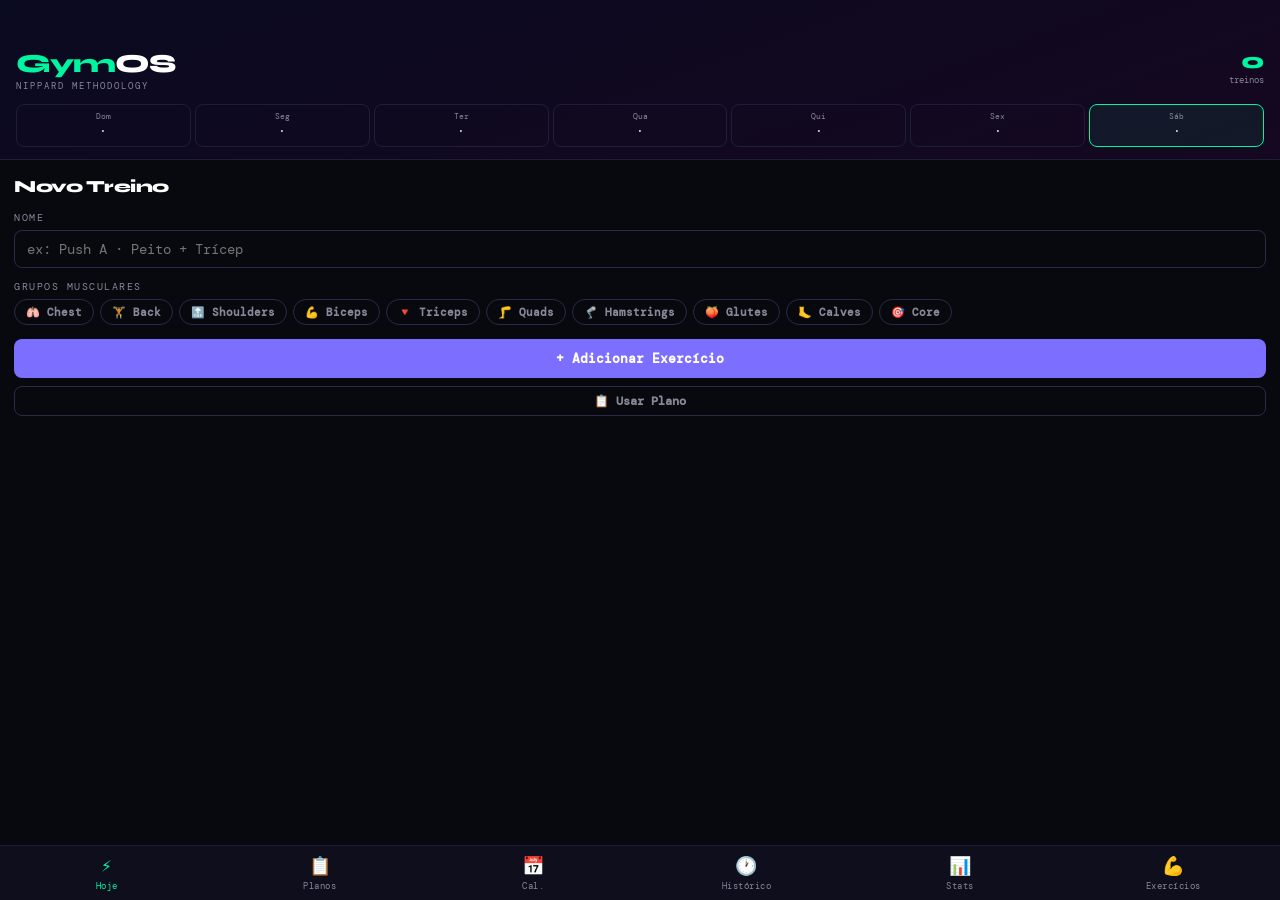
<file: gymos.html>
<!DOCTYPE html>
<html lang="pt">
<head>
<meta charset="UTF-8">
<meta name="viewport" content="width=device-width, initial-scale=1.0, maximum-scale=1.0, user-scalable=no">
<meta name="apple-mobile-web-app-capable" content="yes">
<meta name="apple-mobile-web-app-status-bar-style" content="black-translucent">
<meta name="apple-mobile-web-app-title" content="GymOS">
<title>GymOS</title>
<link rel="icon" type="image/png" sizes="512x512" href="[data-uri]">
<link rel="apple-touch-icon" sizes="512x512" href="[data-uri]">
<link href="https://fonts.googleapis.com/css2?family=DM+Mono:wght@400;500&family=Syne:wght@700;800;900&display=swap" rel="stylesheet">
<style>
:root{--bg:#08080f;--bg2:#0e0e1c;--bg3:#13132a;--border:#1e1e3a;--accent:#00f5a0;--accent2:#7c6eff;--red:#e74c3c;--orange:#f39c12;--text:#e0e0f0;--muted:#888899;}
*{box-sizing:border-box;margin:0;padding:0;-webkit-tap-highlight-color:transparent;}
html,body{height:100%;background:var(--bg);color:var(--text);font-family:'DM Mono',monospace;overflow:hidden;}
#app{display:flex;flex-direction:column;height:100vh;height:100dvh;}
.header{background:linear-gradient(160deg,#0a0a20 0%,#150820 100%);padding:48px 16px 12px;border-bottom:1px solid var(--border);flex-shrink:0;}
.header-row{display:flex;justify-content:space-between;align-items:flex-start;margin-bottom:12px;}
.logo{font-family:'Syne',sans-serif;font-size:26px;font-weight:900;color:var(--accent);letter-spacing:-1px;}
.logo span{color:#fff;}
.logo-sub{font-size:9px;color:var(--muted);letter-spacing:2px;margin-top:1px;}
.hdr-num{font-family:'Syne',sans-serif;font-size:22px;font-weight:900;color:var(--accent);}
.hdr-lbl{font-size:9px;color:var(--muted);}
.week-strip{display:flex;gap:4px;}
.wd{flex:1;padding:6px 2px;border-radius:8px;text-align:center;border:1px solid var(--border);background:transparent;}
.wd.hw{background:#0a2018;border-color:#2ecc71;}
.wd.hp{background:#13133a;border-color:var(--accent2);border-style:dashed;}
.wd.it{border-color:var(--accent);background:#00f5a011;}
.wd-l{font-size:8px;color:var(--muted);}
.wd-i{font-size:13px;margin-top:2px;}
.scroll-area{flex:1;overflow-y:auto;-webkit-overflow-scrolling:touch;padding-bottom:80px;}
.tab-bar{position:fixed;bottom:0;left:0;right:0;z-index:100;background:var(--bg2);border-top:1px solid var(--border);display:flex;padding-bottom:env(safe-area-inset-bottom,0px);}
.tab-btn{flex:1;padding:8px 0;background:none;border:none;color:var(--muted);font-size:9px;cursor:pointer;display:flex;flex-direction:column;align-items:center;gap:2px;font-family:inherit;transition:color 0.2s;letter-spacing:0.5px;}
.tab-btn.active{color:var(--accent);}
.ti{font-size:18px;}
.sec{padding:16px 14px 8px;}
h2{font-family:'Syne',sans-serif;font-size:17px;font-weight:800;color:#fff;margin-bottom:14px;letter-spacing:-0.5px;}
.lbl{font-size:10px;color:var(--muted);letter-spacing:1.5px;text-transform:uppercase;margin-bottom:6px;display:block;}
.card{background:var(--bg2);border:1px solid var(--border);border-radius:12px;padding:14px;margin-bottom:12px;}
.cg{border-color:#2ecc7166;background:#0a1a10;}
.cp{border-color:#7c6eff66;background:#10103a;}
.co{border-color:#f39c1244;background:#100a05;}
input[type=text],input[type=date],input[type=number]{background:var(--bg);border:1px solid #2a2a4a;border-radius:8px;color:#fff;padding:9px 12px;font-size:14px;width:100%;font-family:inherit;outline:none;-webkit-appearance:none;}
input:focus{border-color:var(--accent2);}
input[type=number]{-moz-appearance:textfield;}
input[type=number]::-webkit-inner-spin-button{-webkit-appearance:none;}
.btn{border:none;border-radius:8px;padding:11px 18px;font-weight:700;cursor:pointer;font-size:13px;font-family:inherit;}
.btn:active{opacity:0.75;}
.bp{background:var(--accent);color:#000;}
.bv{background:var(--accent2);color:#fff;}
.br{background:var(--red);color:#fff;}
.bg{background:transparent;border:1px solid #2a2a4a;color:var(--muted);font-family:inherit;cursor:pointer;border-radius:8px;padding:6px 12px;font-size:12px;}
.bf{width:100%;margin-bottom:8px;}
.bi{background:none;border:none;cursor:pointer;font-size:18px;padding:2px 6px;color:var(--muted);}
.pr{display:flex;flex-wrap:wrap;gap:6px;margin-bottom:14px;}
.pill{padding:5px 11px;border-radius:20px;font-size:11px;font-weight:600;cursor:pointer;border:1px solid #2a2a4a;background:transparent;color:var(--muted);font-family:inherit;white-space:nowrap;}
.exc{background:var(--bg3);border:1px solid var(--border);border-radius:10px;padding:12px;margin-bottom:10px;}
.exh{display:flex;justify-content:space-between;align-items:flex-start;margin-bottom:8px;}
.exn{font-size:13px;font-weight:700;color:#fff;}
.exm{font-size:10px;color:var(--muted);margin-top:2px;}
.sh{display:flex;gap:8px;margin-bottom:5px;padding-left:26px;}
.sc{font-size:9px;color:var(--muted);width:64px;text-align:center;letter-spacing:1px;}
.sr{display:flex;gap:8px;align-items:center;margin-bottom:5px;}
.sn{font-size:11px;color:#555;width:18px;text-align:right;flex-shrink:0;}
.si{background:var(--bg);border:1px solid #2a2a4a;border-radius:6px;color:#fff;padding:6px;width:64px;font-size:13px;font-family:inherit;text-align:center;outline:none;}
.si:focus{border-color:var(--accent2);}
.tier{font-size:9px;font-weight:800;border-radius:3px;padding:1px 5px;margin-right:6px;letter-spacing:1px;}
.tS{background:#f1c40f;color:#000;}
.tA{background:#2ecc71;color:#000;}
.tB{background:#3498db;color:#fff;}
.strow{display:flex;gap:8px;margin-bottom:14px;}
.stbox{background:var(--bg3);border-radius:10px;padding:12px 8px;flex:1;text-align:center;}
.stnum{font-family:'Syne',sans-serif;font-size:24px;font-weight:900;}
.stlbl{font-size:9px;color:var(--muted);margin-top:2px;}
.hm{display:flex;flex-wrap:wrap;gap:4px;}
.hc{width:18px;height:18px;border-radius:3px;}
.bc{display:flex;align-items:flex-end;gap:5px;height:70px;}
.bw{flex:1;display:flex;flex-direction:column;align-items:center;gap:3px;}
.bb{width:100%;border-radius:3px 3px 0 0;min-height:3px;}
.bl{font-size:8px;color:#555;}
.bv2{font-size:9px;color:var(--accent);}
.vr{margin-bottom:10px;}
.vh{display:flex;justify-content:space-between;font-size:11px;margin-bottom:4px;}
.vt{background:#1a1a2a;border-radius:4px;height:7px;overflow:hidden;}
.vf{height:100%;border-radius:4px;}
.mo{position:fixed;inset:0;background:#000000ee;z-index:200;overflow-y:auto;padding:16px;}
.md{background:var(--bg2);border-radius:16px;max-width:480px;margin:0 auto;padding:16px;}
.mh{display:flex;justify-content:space-between;align-items:center;margin-bottom:14px;}
.hs{font-size:11px;color:var(--muted);margin-top:6px;border-top:1px solid var(--border);padding-top:6px;}
.hl{margin-bottom:3px;}
.hl span{color:#ccc;}
.pb{border-radius:10px;padding:12px;margin-bottom:12px;background:#10103a;border:1px solid #7c6eff66;}
.mt{font-size:10px;border-radius:4px;padding:2px 7px;margin-right:4px;margin-bottom:4px;display:inline-block;}
.tab{display:none;}
.tab.active{display:block;}
.mb8{margin-bottom:8px;}
.mb12{margin-bottom:12px;}
.mt12{margin-top:12px;}
.mt8{margin-top:8px;}
.empty{text-align:center;color:var(--muted);font-size:13px;padding:32px 16px;}
::-webkit-scrollbar{width:0;}
.ss{display:flex;gap:8px;margin-bottom:14px;}
.tc{background:var(--bg3);border:1px solid var(--border);border-radius:10px;padding:12px;margin-bottom:10px;cursor:pointer;}
.tn{font-size:14px;font-weight:700;color:#fff;}
.tm{font-size:10px;color:var(--muted);margin-top:3px;}
.sb{background:var(--bg);border:1px solid #2a2a4a;border-radius:8px;color:#fff;padding:9px 12px;font-size:13px;width:100%;font-family:inherit;outline:none;margin-bottom:12px;}
.sb:focus{border-color:var(--accent2);}
</style>
</head>
<body>
<div id="app">
  <div class="header">
    <div class="header-row">
      <div><div class="logo">Gym<span>OS</span></div><div class="logo-sub">NIPPARD METHODOLOGY</div></div>
      <div style="text-align:right"><div class="hdr-num" id="tc">0</div><div class="hdr-lbl">treinos</div></div>
    </div>
    <div class="week-strip" id="ws"></div>
  </div>
  <div class="scroll-area">
    <div class="tab active" id="tab-today">
      <div class="sec">
        <div id="tpb"></div><div id="tsb"></div>
        <h2>Novo Treino</h2>
        <span class="lbl">Nome</span>
        <input type="text" id="tname" placeholder="ex: Push A · Peito + Trícep" class="mb12">
        <span class="lbl">Grupos musculares</span>
        <div class="pr" id="tmp"></div>
        <div class="ss" id="sstats" style="display:none">
          <div class="stbox"><div class="stnum" id="ssex" style="color:#00f5a0">0</div><div class="stlbl">Exercícios</div></div>
          <div class="stbox"><div class="stnum" id="sssets" style="color:#f39c12">0</div><div class="stlbl">Sets</div></div>
          <div class="stbox"><div class="stnum" id="ssvol" style="color:#e74c3c">0</div><div class="stlbl">Vol kg·reps</div></div>
        </div>
        <div id="elog"></div>
        <button class="btn bv bf" onclick="openPicker('today')">+ Adicionar Exercício</button>
        <div style="display:flex;gap:8px">
          <button class="btn bg bf" onclick="openTmplPicker()">📋 Usar Plano</button>
          <button class="btn bp bf" id="savebtn" style="display:none" onclick="saveWorkout()">💾 Guardar</button>
        </div>
      </div>
    </div>
    <div class="tab" id="tab-templates">
      <div class="sec">
        <div style="display:flex;justify-content:space-between;align-items:center;margin-bottom:14px">
          <h2 style="margin:0">Planos de Treino</h2>
          <button class="btn bp" style="font-size:12px;padding:8px 14px" onclick="openCreateTmpl()">+ Novo</button>
        </div>
        <div id="tlist"></div>
      </div>
    </div>
    <div class="tab" id="tab-plan">
      <div class="sec">
        <h2>Calendário</h2>
        <div class="card">
          <span class="lbl">Data</span><input type="date" id="pdate" class="mb12">
          <span class="lbl">Nome</span><input type="text" id="pname" placeholder="ex: Pull Day" class="mb12">
          <span class="lbl">Grupos musculares</span>
          <div class="pr" id="pmp"></div>
          <button class="btn bp bf" onclick="savePlan()">📅 Guardar</button>
        </div>
        <h2 class="mt12">Planos Futuros</h2>
        <div id="fplans"></div>
      </div>
    </div>
    <div class="tab" id="tab-history">
      <div class="sec"><h2>Histórico</h2><div id="hlist"></div></div>
    </div>
    <div class="tab" id="tab-stats">
      <div class="sec">
        <h2>Estatísticas</h2>
        <div class="strow" id="ssum"></div>
        <div class="card mb12"><span class="lbl">Atividade · Últimos 30 Dias</span><div class="hm" id="hmcells"></div>
          <div style="display:flex;gap:14px;margin-top:10px">
            <div style="display:flex;align-items:center;gap:5px;font-size:10px;color:var(--muted)"><div style="width:12px;height:12px;border-radius:2px;background:#00f5a0"></div>Treino</div>
            <div style="display:flex;align-items:center;gap:5px;font-size:10px;color:var(--muted)"><div style="width:12px;height:12px;border-radius:2px;background:#7c6eff44;border:1px solid #7c6eff"></div>Planeado</div>
          </div>
        </div>
        <div class="card mb12"><span class="lbl">Frequência por Dia da Semana</span><div class="bc" id="wdc"></div></div>
        <div class="card mb12"><span class="lbl">Volume por Grupo Muscular</span><div id="vbars"></div></div>
        <div class="card co"><div style="font-size:11px;color:#f39c12;font-weight:700;margin-bottom:6px">📚 METODOLOGIA NIPPARD</div>
          <div style="font-size:11px;color:var(--muted);line-height:1.7">Rankings dos vídeos YouTube do Jeff Nippard (2023-2024). Critérios: tensão no alongamento, boa sensação, overload progressivo.<br><span style="font-size:10px;color:#555">Fontes: YouTube · BarBend · HackMD compilation</span></div></div>
      </div>
    </div>
    <div class="tab" id="tab-exercises">
      <div class="sec">
        <h2>Biblioteca Nippard</h2>
        <input class="sb" id="exsearch" placeholder="🔍 Pesquisar exercício..." oninput="filterLib(this.value)">
        <div style="font-size:10px;color:var(--muted);margin-bottom:12px">B-Tier ou acima · vídeos ranking Jeff Nippard (YouTube 2023-2024)</div>
        <div id="elib"></div>
      </div>
    </div>
  </div>

  <div class="mo" id="pmModal" style="display:none">
    <div class="md">
      <div class="mh"><h2 style="margin:0">Adicionar Exercício</h2><button class="bi" onclick="closePicker()">✕</button></div>
      <input class="sb" id="psearch" placeholder="🔍 Pesquisar..." oninput="renderPickerEx()">
      <div class="pr" id="pmuscles"></div>
      <div style="font-size:9px;color:var(--muted);letter-spacing:1.5px;margin-bottom:10px">JEFF NIPPARD · S/A/B TIER</div>
      <div id="pexlist" style="max-height:45vh;overflow-y:auto;"></div>
      <div style="margin-top:12px;border-top:1px solid var(--border);padding-top:12px">
        <span class="lbl">Ou escreve o teu próprio:</span>
        <div style="display:flex;gap:8px"><input type="text" id="cex" placeholder="Nome do exercício..." style="flex:1"><button class="btn bp" onclick="addCustomEx()">+</button></div>
      </div>
    </div>
  </div>

  <div class="mo" id="tpModal" style="display:none">
    <div class="md">
      <div class="mh"><h2 style="margin:0">Escolher Plano</h2><button class="bi" onclick="closeTmplPicker()">✕</button></div>
      <div id="tplist"></div>
    </div>
  </div>

  <div class="mo" id="ctModal" style="display:none">
    <div class="md">
      <div class="mh"><h2 style="margin:0" id="ctitle">Novo Plano</h2><button class="bi" onclick="closeCreateTmpl()">✕</button></div>
      <span class="lbl">Nome do plano</span>
      <input type="text" id="ctname" placeholder="ex: Push Day A" class="mb12">
      <span class="lbl">Grupos musculares</span>
      <div class="pr" id="ctmuscles"></div>
      <div style="display:flex;justify-content:space-between;align-items:center;margin-bottom:10px">
        <span class="lbl" style="margin:0">Exercícios</span>
        <button class="bg" style="font-size:11px" onclick="openPicker('template')">+ Adicionar</button>
      </div>
      <div id="ctexlist"></div>
      <input type="hidden" id="ctid">
      <button class="btn bp bf mt12" onclick="saveTmpl()">💾 Guardar Plano</button>
    </div>
  </div>

  <div class="mo" id="ewModal" style="display:none">
    <div class="md">
      <div class="mh"><h2 style="margin:0">Editar Treino</h2><button class="bi" onclick="closeEditW()">✕</button></div>
      <span class="lbl">Nome</span>
      <input type="text" id="ewname" class="mb12">
      <div id="ewlog"></div>
      <button class="btn bv bf" onclick="openPicker('edit')">+ Exercício</button>
      <button class="btn bp bf mt12" onclick="saveEditW()">💾 Guardar Alterações</button>
      <button class="btn br bf" onclick="deleteW()">🗑️ Apagar Treino</button>
      <input type="hidden" id="ewdate">
    </div>
  </div>

  <div class="tab-bar">
    <button class="tab-btn active" onclick="sw('today',this)"><span class="ti">⚡</span>Hoje</button>
    <button class="tab-btn" onclick="sw('templates',this)"><span class="ti">📋</span>Planos</button>
    <button class="tab-btn" onclick="sw('plan',this)"><span class="ti">📅</span>Cal.</button>
    <button class="tab-btn" onclick="sw('history',this)"><span class="ti">🕐</span>Histórico</button>
    <button class="tab-btn" onclick="sw('stats',this)"><span class="ti">📊</span>Stats</button>
    <button class="tab-btn" onclick="sw('exercises',this)"><span class="ti">💪</span>Exercícios</button>
  </div>
</div>
<script>
const M={
  Chest:{c:"#e74c3c",e:"🫁",x:[
    {n:"Machine Chest Press",t:"S",d:"#1 peito – melhor curva de resistência"},
    {n:"Seated Cable Pec Flye",t:"S",d:"Tensão constante + pico de contração"},
    {n:"Flat Barbell Bench Press",t:"A",d:"Base do desenvolvimento do peito"},
    {n:"Incline Barbell Bench Press",t:"A",d:"Ênfase no pec superior"},
    {n:"Flat Dumbbell Press",t:"A",d:"Maior ROM que barra, stretch profundo"},
    {n:"Incline Dumbbell Press",t:"A",d:"Combina benefícios incline + dumbbell"},
    {n:"Dips (Peito)",t:"A",d:"Stretch massivo, progressão com peso"},
    {n:"Deficit Push-Ups",t:"A",d:"ROM aumentado vs push-up normal"},
    {n:"Smith Machine Bench Press",t:"A",d:"Tensão consistente, fácil de isolar"},
    {n:"Smith Machine Incline Press",t:"A",d:"Incline + estabilidade Smith"},
    {n:"Cable Crossovers",t:"A",d:"Tensão constante, ótimo para contração"},
    {n:"Pec Deck / Machine Fly",t:"A",d:"Isolação pura, fácil de progredir"},
    {n:"Dumbbell Fly",t:"A",d:"Bom stretch, combinar com press"},
    {n:"Cable Press-Around",t:"A",d:"Variante única, boa tensão"},
    {n:"Decline Bench Press",t:"B",d:"ROM limitado mas ainda eficaz"},
    {n:"Decline Dumbbell Press",t:"B",d:"Boa opção para lower pec"},
    {n:"Banded Push-Ups",t:"B",d:"Adiciona tensão no topo"},
  ]},
  Back:{c:"#2980b9",e:"🏋️",x:[
    {n:"Chest-Supported Row",t:"S",d:"#1 costas – foco total, sem fadiga lombar"},
    {n:"Wide-Grip Lat Pulldown",t:"S",d:"Stretch profundo, tensão constante no lat"},
    {n:"Neutral-Grip Lat Pulldown",t:"S",d:"Curva suave, alta ativação"},
    {n:"Half-Kneeling 1-Arm Pulldown",t:"S",d:"Excelente ROM unilateral"},
    {n:"Meadows Row",t:"S",d:"Stretch lateral único, favorito do Nippard"},
    {n:"Seated Cable Row",t:"S",d:"Versátil, overload simples"},
    {n:"Wide Grip Cable Row",t:"S",d:"Stretch profundo + tensão constante"},
    {n:"Wide-Grip Pull-Up",t:"A",d:"Alta tensão, excelente para V-taper"},
    {n:"Neutral-Grip Pull-Up",t:"A",d:"All-round, ligeiramente mais fácil"},
    {n:"Deficit Pendlay Row",t:"A",d:"Stretch aumentado, grande ativação"},
    {n:"1-Arm Dumbbell Row",t:"A",d:"Clássico funcional, grande ROM"},
    {n:"Kroc Row",t:"A",d:"Versão pesada do DB row"},
    {n:"Cable Lat Prayers",t:"A",d:"Isolação do lat em comprimento longo"},
    {n:"DB Pullover",t:"A",d:"Bom stretch no lat"},
    {n:"Chin-Up",t:"B",d:"Ativa mais bíceps, bom para dorsal"},
    {n:"Barbell Row",t:"B",d:"Cumpre critérios, menos estável"},
    {n:"Pendlay Row",t:"B",d:"Boa ativação, défice melhora stretch"},
    {n:"Rope Face Pull",t:"B",d:"Deltóide posterior e rotadores"},
  ]},
  Shoulders:{c:"#8e44ad",e:"🔝",x:[
    {n:"Cable Lateral Raise",t:"S",d:"#1 delt lateral – resistência ideal"},
    {n:"Cable Y-Raise",t:"S",d:"Tensão constante, exercício único"},
    {n:"Behind-Back Cable Lateral Raise",t:"S",d:"Mais stretch no início do movimento"},
    {n:"Reverse Pec Deck",t:"S",d:"#1 delt posterior – isolação perfeita"},
    {n:"Reverse Cable Crossover",t:"S",d:"Tensão constante para delt posterior"},
    {n:"Machine Shoulder Press",t:"A",d:"#1 delt anterior – estável, overload fácil"},
    {n:"Atlantis Machine Lateral Raise",t:"A",d:"Curva de resistência superior ao DB"},
    {n:"Lean-In DB Lateral Raise",t:"A",d:"Melhora o stretch vs lateral normal"},
    {n:"Rope Face Pulls",t:"A",d:"Delt posterior + saúde rotadores"},
    {n:"Seated DB Overhead Press",t:"A",d:"Estável, bom para delt anterior"},
    {n:"Side-Lying DB Lateral Raise",t:"A",d:"Arnold style – excelente stretch"},
    {n:"Standing BB Overhead Press",t:"B",d:"Clássico composto, anterior dominante"},
    {n:"Standing DB Lateral Raise",t:"B",d:"Prático mas sem tensão no stretch"},
    {n:"Bent-Over Reverse DB Fly",t:"B",d:"Alternativa simples para delt posterior"},
    {n:"Seated Machine Lateral Raise",t:"B",d:"Conveniente, overload razoável"},
    {n:"Upright Rows",t:"B",d:"Composto lateral delt"},
    {n:"Seated BB Overhead Press",t:"B",d:"Mais estável que standing"},
  ]},
  Biceps:{c:"#27ae60",e:"💪",x:[
    {n:"Face-Away Bayesian Curl",t:"S",d:"#1 bíceps – máximo stretch com braço atrás"},
    {n:"Dumbbell Preacher Curl",t:"S",d:"Tensão de pico no stretch, estável"},
    {n:"Machine Preacher Curl",t:"S",d:"Fácil de progredir, curva excelente"},
    {n:"Preacher Hammer Curl",t:"S",d:"Braquial + bíceps, posição ótima"},
    {n:"EZ Bar Curl",t:"A",d:"Confortável nos pulsos, overload simples"},
    {n:"Standing Dumbbell Curl",t:"A",d:"Clássico funcional, bom ROM"},
    {n:"Incline Dumbbell Curl",t:"A",d:"Excelente posição de stretch"},
    {n:"Lying Dumbbell Curl",t:"A",d:"Grande stretch, similar ao incline"},
    {n:"Standing Cable Curl",t:"A",d:"Tensão constante ao longo do ROM"},
    {n:"Bayesian Cable Curl",t:"A",d:"Tensão no stretch"},
    {n:"Hammer Curl",t:"A",d:"Braquioradial + braquial"},
    {n:"Cheat Curl / Strict Curl",t:"A",d:"Overload mecânico ou foco negativo"},
    {n:"Barbell Curl",t:"B",d:"Funcional, EZ bar mais confortável"},
    {n:"Chin-Up",t:"B",d:"Composto, bom bónus para bíceps"},
  ]},
  Triceps:{c:"#e67e22",e:"🔻",x:[
    {n:"Overhead Cable Extension (Bar)",t:"S",d:"#1 – 40% mais crescimento, long head stretch"},
    {n:"EZ-Bar Skull Crusher",t:"S",d:"Carga pesada, stretch forte na long head"},
    {n:"Triceps Pressdown (Bar)",t:"A",d:"Overload fácil, tensão consistente"},
    {n:"Overhead Cable Extension (Rope)",t:"A",d:"Variante rope, bom stretch"},
    {n:"Katana Cable Extension",t:"A",d:"Posição única de stretch"},
    {n:"1-Arm DB Overhead Extension",t:"A",d:"Unilateral, foco na long head"},
    {n:"Dumbbell Skull Crusher",t:"A",d:"Maior ROM que barra"},
    {n:"Smith Machine JM Press",t:"A",d:"Versão estável do JM press"},
    {n:"Cable Tricep Kickback",t:"A",d:"Braço atrás do torso – stretch biomecânico"},
    {n:"Close-Grip Bench Press",t:"A",d:"Composto pesado, bom overload"},
    {n:"Triceps Pressdown (Rope)",t:"B",d:"Menos estável que barra"},
    {n:"Dumbbell French Press",t:"B",d:"Bom para long head"},
    {n:"JM Press",t:"B",d:"Híbrido press/extension"},
    {n:"Close-Grip Dips",t:"B",d:"Bodyweight progressível"},
    {n:"Machine Dips",t:"B",d:"Estável, fácil de progredir"},
    {n:"Diamond Push-Ups",t:"B",d:"Sem equipamento"},
  ]},
  Quads:{c:"#f39c12",e:"🦵",x:[
    {n:"Hack Squat",t:"S",d:"#1 S+ tier – isolação superior dos quads"},
    {n:"Barbell Back Squat",t:"S",d:"55-58% da massa muscular total"},
    {n:"Pendulum Squat",t:"S",d:"Excelente ROM, seguro até à falha"},
    {n:"Smith Machine Squat",t:"S",d:"Long partials eficazes, overload seguro"},
    {n:"Bulgarian Split Squat",t:"S",d:"Stretch profundo, unilateral"},
    {n:"Barbell Front Squat",t:"A",d:"Mais quad-dominant que back squat"},
    {n:"45° Leg Press",t:"A",d:"Overload seguro, comprimento longo"},
    {n:"Leg Extension",t:"A",d:"Isolação pura do quad"},
    {n:"Reverse Nordic Curl",t:"A",d:"Excelente tensão em comprimento longo"},
    {n:"Lunge",t:"B",d:"Funcional, bom stretch"},
    {n:"Goblet Squat",t:"B",d:"Boa técnica de squat"},
    {n:"Sissy Squat",t:"B",d:"Stretch extremo, difícil de sobrecarregar"},
  ]},
  Hamstrings:{c:"#c0392b",e:"🦿",x:[
    {n:"Seated Leg Curl",t:"S",d:"#1 – 50% mais hipertrofia que lying (estudo)"},
    {n:"Nordic Hamstring Curl",t:"S",d:"Tensão mecânica extrema, excêntrico"},
    {n:"Lying Leg Curl",t:"A",d:"Clássico eficaz"},
    {n:"Romanian Deadlift",t:"A",d:"Hip-hinge, carga pesada, stretch excelente"},
    {n:"Stiff-Leg Deadlift",t:"A",d:"Variante RDL, maior amplitude"},
    {n:"Good Morning",t:"B",d:"Bom stretch, mais difícil de carregar"},
    {n:"Glute-Ham Raise",t:"B",d:"Excelente tensão, difícil de executar"},
  ]},
  Glutes:{c:"#e91e63",e:"🍑",x:[
    {n:"Walking Lunges",t:"S",d:"#1 glúteo – hit total, stride longo"},
    {n:"Machine Hip Abduction",t:"S",d:"#1 glúteo superior – glute medius/minimus"},
    {n:"45° Back Extension (Weighted)",t:"S",d:"Glúteo em posição longa e curta"},
    {n:"Smith Machine Lunge (Front Foot Elevated)",t:"S",d:"Stretch ainda melhor que lunge"},
    {n:"Machine Hip Thrust",t:"A",d:"#1 glúteo médio – estável, overload excelente"},
    {n:"Single-Leg DB Hip Thrust",t:"A",d:"Unilateral, enfatiza glúteo superior"},
    {n:"Bulgarian Split Squat",t:"A",d:"Stretch profundo, glúteo superior"},
    {n:"Romanian Deadlift",t:"A",d:"#1 glúteo inferior"},
    {n:"Step-Ups",t:"A",d:"Stretch profundo, box alto"},
    {n:"Smith Machine Lunge",t:"A",d:"Benefícios walking lunge, mais estático"},
    {n:"Kickbacks (Diagonal)",t:"A",d:"Glúteo superior com kick diagonal"},
    {n:"Barbell Hip Thrust",t:"B",d:"Eficaz mas setup desconfortável"},
    {n:"Glute Bridge",t:"B",d:"Mais fácil que hip thrust, menos ROM"},
    {n:"Cable Pull-Through",t:"B",d:"Ótimo para iniciantes"},
    {n:"Sumo Deadlift",t:"B",d:"Pode ativar mais glute medius"},
  ]},
  Calves:{c:"#1abc9c",e:"🦶",x:[
    {n:"Seated Calf Raise",t:"S",d:"Isola sóleo, frequentemente esquecido"},
    {n:"Standing Calf Raise (Slow Eccentric)",t:"S",d:"Stretch total, 3-5s de descida"},
    {n:"Leg Press Calf Raise",t:"A",d:"Carga pesada com ROM controlado"},
    {n:"Single-Leg Calf Raise",t:"A",d:"ROM unilateral, progressão simples"},
    {n:"Donkey Calf Raise",t:"B",d:"Bom stretch, acesso difícil"},
  ]},
  Core:{c:"#16a085",e:"🎯",x:[
    {n:"Ab Wheel Rollout",t:"S",d:"Alta tensão na extensão total"},
    {n:"Cable Crunch (Kneeling)",t:"S",d:"Overload progressivo, contração pico"},
    {n:"Hanging Leg Raise",t:"A",d:"ROM completo, abs inferiores"},
    {n:"Dragon Flag",t:"A",d:"Sobrecarga extrema, força real"},
    {n:"Weighted Decline Sit-Up",t:"A",d:"Overload simples com disco"},
    {n:"Plank Variations",t:"B",d:"Isométrico, anti-extensão"},
    {n:"Dead Bug",t:"B",d:"Estabilidade lombar"},
  ]},
};
const DPT=["Dom","Seg","Ter","Qua","Qui","Sex","Sáb"];
let workouts=JSON.parse(localStorage.getItem("gymos_w")||"{}");
let plans=JSON.parse(localStorage.getItem("gymos_p")||"{}");
let templates=JSON.parse(localStorage.getItem("gymos_t")||"[]");
let elog=[],tmuscles=[],pmuscles=[],ctmuscles=[],ctexs=[],editlog=[];
let pmuscle=Object.keys(M)[0],ptarget="today";

function today(){return new Date().toISOString().split("T")[0];}
function save(){localStorage.setItem("gymos_w",JSON.stringify(workouts));localStorage.setItem("gymos_p",JSON.stringify(plans));localStorage.setItem("gymos_t",JSON.stringify(templates));}
function gid(){return Date.now().toString(36)+Math.random().toString(36).substr(2);}
function fd(d){if(!d)return"";return new Date(d+"T00:00:00").toLocaleDateString("pt-PT",{weekday:"short",day:"2-digit",month:"short"});}

function sw(n,b){
  document.querySelectorAll(".tab").forEach(t=>t.classList.remove("active"));
  document.querySelectorAll(".tab-btn").forEach(x=>x.classList.remove("active"));
  document.getElementById("tab-"+n).classList.add("active");b.classList.add("active");
  if(n==="stats")rStats();if(n==="history")rHist();
  if(n==="plan"){rPillRow("pmp",pmuscles,()=>rPillRow("pmp",pmuscles));rFPlans();}
  if(n==="exercises")rLib();if(n==="templates")rTemplates();
  rStrip();
}

function rStrip(){
  const td=today();const now=new Date();const dy=now.getDay();
  const mon=new Date(now);mon.setDate(now.getDate()-dy);
  const s=document.getElementById("ws");s.innerHTML="";
  for(let i=0;i<7;i++){
    const d=new Date(mon);d.setDate(mon.getDate()+i);const k=d.toISOString().split("T")[0];
    const hw=!!workouts[k],hp=!!plans[k],it=k===td;
    const el=document.createElement("div");
    el.className="wd"+(hw?" hw":"")+((hp&&!hw)?" hp":"")+(it?" it":"");
    el.innerHTML=`<div class="wd-l">${DPT[i]}</div><div class="wd-i">${hw?"✅":hp?"📋":"·"}</div>`;
    s.appendChild(el);
  }
  document.getElementById("tc").textContent=Object.keys(workouts).length;
}

function rPillRow(id,arr,cb){
  const row=document.getElementById(id);if(!row)return;row.innerHTML="";
  Object.entries(M).forEach(([m,data])=>{
    const el=document.createElement("button");el.className="pill";
    const a=arr.includes(m);
    if(a){el.style.borderColor=data.c;el.style.color=data.c;el.style.background=data.c+"22";}
    el.textContent=data.e+" "+m;
    el.onclick=()=>{
      if(a){const i=arr.indexOf(m);arr.splice(i,1);}else{arr.push(m);}
      if(cb)cb();else rPillRow(id,arr,null);
    };
    row.appendChild(el);
  });
}

function rElog(target){
  const log=target==="today"?elog:target==="edit"?editlog:ctexs;
  const cid=target==="today"?"elog":target==="edit"?"ewlog":"ctexlist";
  const c=document.getElementById(cid);if(!c)return;
  if(target==="template"||target==="ctexs"){
    c.innerHTML="";
    if(!ctexs.length){c.innerHTML='<div style="color:var(--muted);font-size:12px;text-align:center;padding:12px">Adiciona exercícios ao plano</div>';return;}
    ctexs.forEach((ex,i)=>{
      const el=document.createElement("div");el.style.cssText="display:flex;justify-content:space-between;align-items:center;padding:8px 0;border-bottom:1px solid #1a1a2a;font-size:13px;";
      el.innerHTML=`<span style="color:#fff">${ex.n}</span><span style="color:var(--muted);font-size:10px;margin-right:8px">${ex.m}</span><button class="bi" style="color:#e74c3c;font-size:14px" onclick="ctexs.splice(${i},1);rElog('template')">✕</button>`;
      c.appendChild(el);
    });return;
  }
  c.innerHTML="";
  log.forEach((ex,i)=>{
    const card=document.createElement("div");card.className="exc";
    const color=M[ex.muscle]?.c||"#888";
    let sh=`<div class="sh"><span class="sc">REPS</span><span class="sc">PESO (kg)</span></div>`;
    ex.sets.forEach((set,si)=>{
      sh+=`<div class="sr"><span class="sn">${si+1}</span>
        <input class="si" type="number" placeholder="12" value="${set.reps}" oninput="upSet('${target}',${i},${si},'reps',this.value)">
        <input class="si" type="number" placeholder="0" value="${set.weight}" oninput="upSet('${target}',${i},${si},'weight',this.value)">
        <button class="bi" style="color:#e74c3c;font-size:14px" onclick="rmSet('${target}',${i},${si})">✕</button></div>`;
    });
    card.innerHTML=`<div class="exh"><div><div class="exn">${ex.name}</div><div class="exm" style="color:${color}">${ex.muscle}</div></div>
      <button class="bi" style="color:#e74c3c" onclick="rmEx('${target}',${i})">✕</button></div>
      ${sh}<button class="bg" style="margin-top:4px;font-size:11px" onclick="addSet('${target}',${i})">+ Set</button>`;
    c.appendChild(card);
  });
  if(target==="today"){
    upSS();
    document.getElementById("savebtn").style.display=elog.length>0?"block":"none";
    document.getElementById("sstats").style.display=elog.length>0?"flex":"none";
  }
}

function getLog(t){return t==="today"?elog:t==="edit"?editlog:ctexs;}
function addSet(t,i){const l=getLog(t);l[i].sets.push({reps:"",weight:""});rElog(t);}
function rmSet(t,i,si){const l=getLog(t);if(l[i].sets.length===1)return;l[i].sets.splice(si,1);rElog(t);}
function upSet(t,i,si,f,v){const l=getLog(t);l[i].sets[si][f]=v;if(t==="today")upSS();}
function rmEx(t,i){const l=getLog(t);l.splice(i,1);rElog(t);}

function upSS(){
  const s=elog.reduce((a,ex)=>a+ex.sets.filter(s=>s.reps).length,0);
  const v=elog.reduce((a,ex)=>a+ex.sets.reduce((s,set)=>s+(parseInt(set.reps)||0)*(parseFloat(set.weight)||0),0),0);
  document.getElementById("ssex").textContent=elog.length;
  document.getElementById("sssets").textContent=s;
  document.getElementById("ssvol").textContent=Math.round(v);
}

function saveWorkout(){
  if(!elog.length)return;
  const name=document.getElementById("tname").value.trim()||"Treino";
  workouts[today()]={name,muscles:[...tmuscles],log:JSON.parse(JSON.stringify(elog)),savedAt:new Date().toISOString()};
  save();elog=[];tmuscles=[];
  document.getElementById("tname").value="";
  rPillRow("tmp",tmuscles,()=>rPillRow("tmp",tmuscles));
  rElog("today");rBanners();rStrip();alert("✅ Treino guardado!");
}

function rBanners(){
  const td=today();const plan=plans[td];const saved=workouts[td];
  const pb=document.getElementById("tpb");const sb=document.getElementById("tsb");
  if(saved){
    const sets=saved.log?.reduce((a,ex)=>a+ex.sets.filter(s=>s.reps).length,0)||0;
    sb.innerHTML=`<div class="card cg mb12"><div style="font-size:11px;color:#2ecc71;letter-spacing:1px">✅ TREINO GUARDADO HOJE</div>
      <div style="font-weight:700;margin-top:4px;font-size:15px">${saved.name}</div>
      <div style="font-size:11px;color:var(--muted);margin-top:2px">${saved.log?.length||0} exercícios · ${sets} sets</div>
      <button class="bg" style="margin-top:8px;font-size:11px" onclick="openEditW('${td}')">✏️ Editar treino</button></div>`;
  }else sb.innerHTML="";
  if(plan&&!saved){
    pb.innerHTML=`<div class="pb mb12"><div style="font-size:10px;color:#7c6eff;letter-spacing:1px">📋 PLANO DE HOJE</div>
      <div style="font-weight:700;margin-top:4px;font-size:15px">${plan.name}</div>
      <div style="font-size:11px;color:var(--muted);margin-top:3px">${(plan.muscleGroups||[]).join(" · ")}</div>
      <button class="btn bv" style="margin-top:10px;font-size:12px" onclick="loadPlan()">Carregar plano →</button></div>`;
  }else pb.innerHTML="";
}

function loadPlan(){
  const plan=plans[today()];if(!plan)return;
  document.getElementById("tname").value=plan.name;
  tmuscles=[...(plan.muscleGroups||[])];
  rPillRow("tmp",tmuscles,()=>rPillRow("tmp",tmuscles));rBanners();
}

// EDIT WORKOUT
function openEditW(date){
  const w=workouts[date];if(!w)return;
  document.getElementById("ewdate").value=date;
  document.getElementById("ewname").value=w.name;
  editlog=JSON.parse(JSON.stringify(w.log||[]));
  rElog("edit");
  document.getElementById("ewModal").style.display="block";
}
function closeEditW(){document.getElementById("ewModal").style.display="none";}
function saveEditW(){
  const date=document.getElementById("ewdate").value;
  const name=document.getElementById("ewname").value.trim()||"Treino";
  workouts[date]={...workouts[date],name,log:JSON.parse(JSON.stringify(editlog))};
  save();closeEditW();rBanners();rStrip();alert("✅ Treino atualizado!");
}
function deleteW(){
  if(!confirm("Apagar este treino?"))return;
  const date=document.getElementById("ewdate").value;
  delete workouts[date];save();closeEditW();rBanners();rStrip();alert("🗑️ Apagado.");
}

// TEMPLATES
function rTemplates(){
  const c=document.getElementById("tlist");
  if(!templates.length){c.innerHTML='<div class="empty">Nenhum plano criado<br><br>Cria planos com os teus exercícios para os carregar rapidamente</div>';return;}
  c.innerHTML="";
  templates.forEach((t,i)=>{
    const el=document.createElement("div");el.className="tc";
    el.innerHTML=`<div style="display:flex;justify-content:space-between;align-items:flex-start">
      <div><div class="tn">${t.name}</div><div class="tm">${t.muscles?.join(" · ")||""} · ${t.exercises?.length||0} exercícios</div></div>
      <div style="display:flex;gap:6px">
        <button class="bi" style="font-size:14px" onclick="event.stopPropagation();editTmpl(${i})">✏️</button>
        <button class="bi" style="color:#e74c3c;font-size:14px" onclick="event.stopPropagation();delTmpl(${i})">✕</button>
      </div></div>
      <div style="margin-top:8px">${(t.exercises||[]).slice(0,4).map(e=>`<span class="mt" style="color:var(--muted);border:1px solid #2a2a4a">${e.n||e.name}</span>`).join("")}${t.exercises?.length>4?`<span style="font-size:10px;color:var(--muted)">+${t.exercises.length-4} mais</span>`:""}</div>
      <button class="btn bp" style="width:100%;margin-top:10px;font-size:12px" onclick="loadTmpl(${i})">▶ Carregar Treino</button>`;
    c.appendChild(el);
  });
}

function loadTmpl(i){
  const t=templates[i];if(!t)return;
  elog=t.exercises.map(e=>({id:gid(),name:e.n||e.name,muscle:e.m||e.muscle,sets:[{reps:"",weight:""}]}));
  tmuscles=[...(t.muscles||[])];
  document.getElementById("tname").value=t.name;
  rPillRow("tmp",tmuscles,()=>rPillRow("tmp",tmuscles));rElog("today");
  document.querySelectorAll(".tab-btn").forEach(b=>b.classList.remove("active"));
  document.querySelectorAll(".tab").forEach(tt=>tt.classList.remove("active"));
  document.getElementById("tab-today").classList.add("active");
  document.querySelector(".tab-btn").classList.add("active");
  rBanners();alert(`📋 "${t.name}" carregado!`);
}

function openTmplPicker(){
  if(!templates.length){alert("Ainda não tens planos. Vai ao separador Planos para criar o primeiro.");return;}
  const c=document.getElementById("tplist");c.innerHTML="";
  templates.forEach((t,i)=>{
    const el=document.createElement("div");el.className="tc";
    el.innerHTML=`<div class="tn">${t.name}</div><div class="tm">${t.muscles?.join(" · ")||""} · ${t.exercises?.length||0} exercícios</div>`;
    el.onclick=()=>{loadTmpl(i);closeTmplPicker();};
    c.appendChild(el);
  });
  document.getElementById("tpModal").style.display="block";
}
function closeTmplPicker(){document.getElementById("tpModal").style.display="none";}

function openCreateTmpl(editIdx){
  ctmuscles=[];ctexs=[];
  document.getElementById("ctname").value="";
  document.getElementById("ctid").value="";
  document.getElementById("ctitle").textContent="Novo Plano de Treino";
  rPillRow("ctmuscles",ctmuscles,()=>rPillRow("ctmuscles",ctmuscles));
  rElog("template");
  document.getElementById("ctModal").style.display="block";
}

function editTmpl(i){
  const t=templates[i];if(!t)return;
  ctmuscles=[...(t.muscles||[])];
  ctexs=(t.exercises||[]).map(e=>({n:e.n||e.name,m:e.m||e.muscle}));
  document.getElementById("ctname").value=t.name;
  document.getElementById("ctid").value=i;
  document.getElementById("ctitle").textContent="Editar Plano";
  rPillRow("ctmuscles",ctmuscles,()=>rPillRow("ctmuscles",ctmuscles));
  rElog("template");
  document.getElementById("ctModal").style.display="block";
}
function closeCreateTmpl(){document.getElementById("ctModal").style.display="none";}

function saveTmpl(){
  const name=document.getElementById("ctname").value.trim();
  if(!name){alert("Dá um nome ao plano.");return;}
  const id=document.getElementById("ctid").value;
  const tmpl={name,muscles:[...ctmuscles],exercises:[...ctexs]};
  if(id!=="")templates[parseInt(id)]=tmpl;else templates.push(tmpl);
  save();closeCreateTmpl();rTemplates();alert("💾 Plano guardado!");
}
function delTmpl(i){if(!confirm("Apagar este plano?"))return;templates.splice(i,1);save();rTemplates();}

// PICKER
function rPickerMuscles(){
  const row=document.getElementById("pmuscles");row.innerHTML="";
  Object.entries(M).forEach(([m,data])=>{
    const el=document.createElement("button");el.className="pill";
    const a=pmuscle===m;
    if(a){el.style.borderColor=data.c;el.style.color=data.c;el.style.background=data.c+"22";}
    el.textContent=data.e+" "+m;
    el.onclick=()=>{pmuscle=m;rPickerMuscles();renderPickerEx();};
    row.appendChild(el);
  });
}

function renderPickerEx(){
  const list=document.getElementById("pexlist");list.innerHTML="";
  const q=(document.getElementById("psearch")?.value||"").toLowerCase();
  const exes=M[pmuscle].x.filter(ex=>!q||ex.n.toLowerCase().includes(q));
  exes.forEach(ex=>{
    const el=document.createElement("div");el.className="card mb8";el.style.cursor="pointer";
    el.innerHTML=`<div style="display:flex;align-items:center"><span class="tier t${ex.t}">${ex.t}</span><span style="font-size:13px;font-weight:600">${ex.n}</span></div>
      <div style="font-size:11px;color:var(--muted);margin-top:4px;padding-left:28px">${ex.d}</div>`;
    el.onclick=()=>addEx(ex.n,pmuscle);
    list.appendChild(el);
  });
}

function openPicker(target){
  ptarget=target||"today";
  document.getElementById("pmModal").style.display="block";
  const s=document.getElementById("psearch");if(s)s.value="";
  rPickerMuscles();renderPickerEx();
}
function closePicker(){document.getElementById("pmModal").style.display="none";ptarget="today";}

function addEx(name,muscle){
  if(ptarget==="today"){elog.push({id:gid(),name,muscle,sets:[{reps:"",weight:""}]});rElog("today");}
  else if(ptarget==="template"){ctexs.push({n:name,m:muscle});rElog("template");}
  else if(ptarget==="edit"){editlog.push({id:gid(),name,muscle,sets:[{reps:"",weight:""}]});rElog("edit");}
  closePicker();
}
function addCustomEx(){
  const v=document.getElementById("cex").value.trim();if(!v)return;
  addEx(v,pmuscle);document.getElementById("cex").value="";
}

// PLAN
function savePlan(){
  const name=document.getElementById("pname").value.trim();
  const date=document.getElementById("pdate").value;
  if(!name||!date){alert("Preenche data e nome.");return;}
  plans[date]={name,muscleGroups:[...pmuscles]};
  save();document.getElementById("pname").value="";pmuscles=[];
  rPillRow("pmp",pmuscles);rFPlans();rStrip();alert("📅 Plano guardado!");
}

function rFPlans(){
  const td=today();const c=document.getElementById("fplans");
  const fut=Object.keys(plans).sort().filter(d=>d>=td);
  if(!fut.length){c.innerHTML='<div class="empty">Nenhum plano futuro</div>';return;}
  c.innerHTML="";
  fut.forEach(date=>{
    const p=plans[date];const isT=date===td;
    const el=document.createElement("div");el.className="card"+(isT?" cg":"");
    el.innerHTML=`<div style="display:flex;justify-content:space-between">
      <div><div style="font-size:11px;color:${isT?"#00f5a0":"#7c6eff"};font-weight:700">${fd(date)}${isT?" · HOJE":""}</div>
      <div style="font-size:15px;font-weight:700;margin-top:3px">${p.name}</div>
      <div style="margin-top:5px">${(p.muscleGroups||[]).map(m=>`<span class="mt" style="color:${M[m]?.c||"#888"};border:1px solid ${M[m]?.c||"#333"}22">${M[m]?.e||""} ${m}</span>`).join("")}</div></div>
      <button class="bi" style="color:#e74c3c" onclick="delPlan('${date}')">✕</button></div>`;
    c.appendChild(el);
  });
}
function delPlan(d){delete plans[d];save();rFPlans();rStrip();}

// HISTORY
function rHist(){
  const c=document.getElementById("hlist");
  const keys=Object.keys(workouts).sort().reverse();
  if(!keys.length){c.innerHTML='<div class="empty">Ainda sem treinos registados</div>';return;}
  c.innerHTML="";
  keys.forEach(date=>{
    const w=workouts[date];
    const sets=w.log?.reduce((a,ex)=>a+ex.sets.filter(s=>s.reps).length,0)||0;
    const vol=w.log?.reduce((a,ex)=>a+ex.sets.reduce((s,set)=>s+(parseInt(set.reps)||0)*(parseFloat(set.weight)||0),0),0)||0;
    const el=document.createElement("div");el.className="card";
    let sh="";
    (w.log||[]).forEach(ex=>{
      const cs=ex.sets.filter(s=>s.reps);if(!cs.length)return;
      sh+=`<div class="hl"><span>${ex.name}</span> · ${cs.map(s=>`${s.reps}×${s.weight||0}kg`).join(", ")}</div>`;
    });
    el.innerHTML=`<div style="display:flex;justify-content:space-between;margin-bottom:8px">
      <div><div style="font-size:11px;color:var(--muted)">${fd(date)}</div><div style="font-size:15px;font-weight:700;margin-top:2px">${w.name}</div></div>
      <div style="display:flex;flex-direction:column;align-items:flex-end;gap:4px">
        <div style="font-size:12px;color:#00f5a0;font-weight:700">${sets} sets · ${Math.round(vol)} vol</div>
        <button class="bg" style="font-size:10px;padding:4px 8px" onclick="openEditW('${date}')">✏️ Editar</button>
      </div></div>
      <div style="margin-bottom:6px">${(w.muscles||[]).map(m=>`<span class="mt" style="color:${M[m]?.c||"#888"};border:1px solid ${M[m]?.c||"#333"}22">${m}</span>`).join("")}</div>
      <div class="hs">${sh||'<span style="color:#555">Sem sets</span>'}</div>`;
    c.appendChild(el);
  });
}

// STATS
function rStats(){
  const keys=Object.keys(workouts);const td=today();
  const co=new Date();co.setDate(co.getDate()-29);
  const l30=keys.filter(k=>new Date(k)>=co).length;
  document.getElementById("ssum").innerHTML=`
    <div class="stbox"><div class="stnum" style="color:#00f5a0">${keys.length}</div><div class="stlbl">Total</div></div>
    <div class="stbox"><div class="stnum" style="color:#f39c12">${l30}</div><div class="stlbl">Últimos 30d</div></div>
    <div class="stbox"><div class="stnum" style="color:#7c6eff">${templates.length}</div><div class="stlbl">Planos</div></div>`;
  const hm=document.getElementById("hmcells");hm.innerHTML="";
  for(let i=29;i>=0;i--){
    const d=new Date();d.setDate(d.getDate()-i);const k=d.toISOString().split("T")[0];
    const el=document.createElement("div");el.className="hc";el.title=k;
    el.style.background=workouts[k]?"#00f5a0":plans[k]?"#7c6eff44":"#1a1a2a";
    el.style.border=k===td?"1px solid #00f5a0":"1px solid transparent";
    hm.appendChild(el);
  }
  const cnt=Array(7).fill(0);
  keys.forEach(k=>{const d=new Date(k+"T00:00:00");cnt[d.getDay()]++;});
  const mx=Math.max(...cnt,1);
  const wdc=document.getElementById("wdc");wdc.innerHTML="";
  cnt.forEach((c,i)=>{
    const el=document.createElement("div");el.className="bw";
    el.innerHTML=`<div class="bv2">${c||""}</div><div class="bb" style="height:${(c/mx)*60||3}px;background:${c>0?"#00f5a0":"#1a1a2a"}"></div><div class="bl">${DPT[i]}</div>`;
    wdc.appendChild(el);
  });
  const vm={};
  keys.forEach(d=>(workouts[d].log||[]).forEach(ex=>{
    const m=ex.muscle||"Other";if(!vm[m])vm[m]=0;
    ex.sets.forEach(s=>{vm[m]+=(parseInt(s.reps)||0)*(parseFloat(s.weight)||1);});
  }));
  const vb=document.getElementById("vbars");vb.innerHTML="";
  const mv=Math.max(...Object.values(vm),1);
  Object.entries(vm).sort(([,a],[,b])=>b-a).forEach(([m,v])=>{
    const p=(v/mv)*100;const col=M[m]?.c||"#888";
    const el=document.createElement("div");el.className="vr";
    el.innerHTML=`<div class="vh"><span style="color:#ccc">${M[m]?.e||""} ${m}</span><span style="color:${col}">${Math.round(v).toLocaleString("pt-PT")}</span></div>
      <div class="vt"><div class="vf" style="width:${p}%;background:${col}"></div></div>`;
    vb.appendChild(el);
  });
  if(!Object.keys(vm).length)vb.innerHTML='<div style="color:var(--muted);font-size:12px">Regista treinos para ver o volume</div>';
}

// LIBRARY
function rLib(filter){
  const c=document.getElementById("elib");if(!c)return;c.innerHTML="";
  const q=(filter||"").toLowerCase();
  Object.entries(M).forEach(([muscle,data])=>{
    const exes=data.x.filter(ex=>!q||ex.n.toLowerCase().includes(q)||muscle.toLowerCase().includes(q));
    if(!exes.length)return;
    const el=document.createElement("div");el.className="card mb12";el.style.borderColor=data.c+"44";
    let xh="";
    exes.forEach((ex,i)=>{
      xh+=`<div style="padding-bottom:8px;margin-bottom:${i<exes.length-1?8:0}px;${i<exes.length-1?"border-bottom:1px solid #1a1a2a":""}">
        <div style="display:flex;align-items:center"><span class="tier t${ex.t}">${ex.t}</span><span style="font-size:13px;font-weight:600;color:#fff">${ex.n}</span></div>
        <div style="font-size:11px;color:var(--muted);margin-top:3px;padding-left:28px">${ex.d}</div></div>`;
    });
    el.innerHTML=`<div style="display:flex;align-items:center;gap:8px;margin-bottom:12px"><span style="font-size:18px">${data.e}</span><span style="font-size:14px;font-weight:800;color:${data.c};font-family:'Syne',sans-serif">${muscle}</span></div>${xh}`;
    c.appendChild(el);
  });
}
function filterLib(q){rLib(q);}

// INIT
document.getElementById("pdate").value=today();
rPillRow("tmp",tmuscles,()=>rPillRow("tmp",tmuscles));
rPillRow("pmp",pmuscles,()=>rPillRow("pmp",pmuscles));
rBanners();rStrip();
</script>
</body>
</html>
</file>
<file: shared/base.css>
/* =====================================================================
   Finanças — Design System
   Escuro por defeito (verde-floresta), variante clara opcional.
   ===================================================================== */

:root {
  --bg:        #121a16;
  --bg-glow:   #1b2b23;
  --surface:   #1a2420;
  --surface-2: #212d28;
  --surface-3: #2b3933;
  --field:     #141d19;
  --border:    #2a3731;
  --border-2:  #36463f;
  --text:      #eef1ea;
  --text-soft: #a4b0a9;
  --text-mute: #6f7e77;

  --accent:      #5bbd8a;
  --accent-ink:  #7fd3a6;
  --accent-soft: #24392f;
  --on-accent:   #0f2219;

  --good:     #5bbd8a;
  --bad:      #e07a5f;
  --bad-soft: #432822;
  --bad-line: #5a3329;
  --warn:     #e3b45c;
  --bar-neg:  #b5694f;
  --bar-pos:  #4f9e78;

  --r-sm: 14px;
  --r:    22px;
  --r-lg: 28px;
  --gap:  18px;

  --sh-pop: 0 24px 60px rgba(0,0,0,.45);
  --ring-focus: 0 0 0 3px color-mix(in srgb, var(--accent) 35%, transparent);

  --font: "Inter", -apple-system, BlinkMacSystemFont, "Segoe UI", Roboto, system-ui, sans-serif;
  --mono: "JetBrains Mono", ui-monospace, "SF Mono", "Cascadia Code", Consolas, monospace;

  /* Paleta categórica (ordem fixa) — legível sobre o verde escuro */
  --series-1: #e8743b;
  --series-2: #3b82d6;
  --series-3: #6a5acd;
  --series-4: #e3b45c;
  --series-5: #d55181;
  --series-6: #4fb39a;
  --series-7: #9a8cf0;
  --series-8: #e66767;

  color-scheme: dark;
}

/* Variante clara: escolhida nas Definições, ou "Automático" com o sistema em modo claro */
:root[data-theme="light"] {
  --bg:        #f2f5f1;
  --bg-glow:   #e3efe6;
  --surface:   #ffffff;
  --surface-2: #f0f4f0;
  --surface-3: #e3e9e4;
  --field:     #f6f8f5;
  --border:    #e0e7e1;
  --border-2:  #cfd9d1;
  --text:      #14201a;
  --text-soft: #5b6a62;
  --text-mute: #8d9a93;
  --accent:      #2f9e68;
  --accent-ink:  #23784f;
  --accent-soft: #e0f1e7;
  --on-accent:   #0f2219;
  --good:     #2f9e68;
  --bad:      #c8573c;
  --bad-soft: #f8e6df;
  --bad-line: #efcdc1;
  --bar-neg:  #d98a70;
  --bar-pos:  #5bbd8a;
  --sh-pop: 0 24px 60px rgba(20,32,26,.18);
  --series-1: #e0662b; --series-2: #2a73cc; --series-3: #5a4abd; --series-4: #c99018;
  --series-5: #c4426f; --series-6: #27917a; --series-7: #7d6ee0; --series-8: #d24f4f;
  color-scheme: light;
}
@media (prefers-color-scheme: light) {
  :root[data-theme="auto"] {
    --bg: #f2f5f1; --bg-glow: #e3efe6; --surface: #ffffff; --surface-2: #f0f4f0; --surface-3: #e3e9e4; --field: #f6f8f5;
    --border: #e0e7e1; --border-2: #cfd9d1; --text: #14201a; --text-soft: #5b6a62; --text-mute: #8d9a93;
    --accent: #2f9e68; --accent-ink: #23784f; --accent-soft: #e0f1e7; --good: #2f9e68;
    --bad: #c8573c; --bad-soft: #f8e6df; --bad-line: #efcdc1; --bar-neg: #d98a70; --bar-pos: #5bbd8a;
    --sh-pop: 0 24px 60px rgba(20,32,26,.18);
    --series-1: #e0662b; --series-2: #2a73cc; --series-3: #5a4abd; --series-4: #c99018;
    --series-5: #c4426f; --series-6: #27917a; --series-7: #7d6ee0; --series-8: #d24f4f;
    color-scheme: light;
  }
}

* { box-sizing: border-box; }
html, body { margin: 0; padding: 0; }
html { -webkit-text-size-adjust: 100%; text-size-adjust: 100%; }
body {
  font-family: var(--font); color: var(--text); background: var(--bg);
  -webkit-font-smoothing: antialiased; line-height: 1.45; overflow-x: hidden; min-height: 100vh;
}
body::before {
  content: ""; position: fixed; inset: 0; z-index: -1; pointer-events: none;
  background:
    radial-gradient(70% 50% at 0% 0%, var(--bg-glow) 0%, transparent 70%),
    radial-gradient(60% 40% at 100% 100%, color-mix(in srgb, var(--bg-glow) 60%, transparent) 0%, transparent 70%),
    var(--bg);
}

/* ---- Navegação ---- */
.nav {
  position: sticky; top: 0; z-index: 20;
  background: color-mix(in srgb, var(--bg) 82%, transparent);
  backdrop-filter: blur(16px) saturate(140%); -webkit-backdrop-filter: blur(16px) saturate(140%);
  border-bottom: 1px solid var(--border);
  padding-top: env(safe-area-inset-top);
}
.nav-in {
  max-width: 1120px; margin: 0 auto; padding: 14px 24px;
  display: flex; align-items: center; gap: 22px;
}
.brand { display: flex; align-items: center; gap: 14px; text-decoration: none; color: var(--text); flex: none; }
.brand .logo {
  width: 46px; height: 46px; border-radius: 50%; background: var(--accent); color: var(--on-accent);
  display: flex; align-items: center; justify-content: center;
}
.brand .name { font-size: 1.85rem; font-weight: 450; letter-spacing: -.03em; }
.tabs {
  flex: 1; min-width: 0; display: flex; gap: 4px; overflow-x: auto; scrollbar-width: none;
  -webkit-overflow-scrolling: touch; padding: 2px;
}
.tabs::-webkit-scrollbar { display: none; }
.tabs button {
  flex: none; border: 0; background: transparent; color: var(--text-soft);
  font: 600 .96rem var(--font); padding: 10px 15px; border-radius: 99px; white-space: nowrap; cursor: pointer;
  transition: background .15s, color .15s;
}
.tabs button:hover { color: var(--text); }
.tabs button.active { background: var(--accent-soft); color: var(--accent-ink); }
.tabs button.seg-edit { color: var(--text-mute); padding: 11px 12px; display: flex; align-items: center; }
.tabs button.seg-edit:hover { color: var(--accent-ink); }
.nav-actions { display: flex; align-items: center; gap: 10px; flex: none; }
.icon-btn {
  width: 44px; height: 44px; border-radius: 50%; border: 0; background: transparent; color: var(--text-soft);
  display: flex; align-items: center; justify-content: center; cursor: pointer;
}
.icon-btn:hover { background: var(--surface-2); color: var(--text); }
.avatar {
  width: 44px; height: 44px; border-radius: 50%; border: 0; cursor: pointer;
  background: #d97757; color: #2a130b; font: 700 1rem var(--font);
  display: flex; align-items: center; justify-content: center;
}
.avatar.off { background: var(--surface-2); color: var(--text-mute); }

@media (max-width: 1100px) {
  .nav-in { flex-wrap: wrap; gap: 10px 14px; padding: 12px 16px 10px; }
  .nav-actions { margin-left: auto; }
  .tabs { order: 3; flex-basis: 100%; margin: 0 -4px; }
}
/* Muitos separadores para caber numa linha: passam para baixo do logótipo (classe posta pelo JS) */
  .nav-in.wrap2 { flex-wrap: wrap; gap: 10px 14px; padding: 12px 16px 10px; }
  .nav-in.wrap2 .nav-actions { margin-left: auto; }
  .nav-in.wrap2 .tabs { order: 3; flex-basis: 100%; margin: 0 -4px; }

@media (max-width: 860px) {
  .brand .logo { width: 40px; height: 40px; }
  .brand .name { font-size: 1.5rem; }
  .tabs button { padding: 9px 14px; font-size: .92rem; }
}

/* ---- Layout ---- */
.app { max-width: 1120px; margin: 0 auto; padding: 0 24px calc(48px + env(safe-area-inset-bottom)); }
@media (max-width: 860px) { .app { padding: 0 16px calc(36px + env(safe-area-inset-bottom)); } }
.stack { display: flex; flex-direction: column; gap: var(--gap); }
.row { display: flex; gap: 12px; align-items: center; }
.row.wrap { flex-wrap: wrap; }
.row.between { justify-content: space-between; }
.grid-2 { display: grid; grid-template-columns: repeat(2, minmax(0, 1fr)); gap: var(--gap); }
.grid-2 > * { min-width: 0; }
@media (max-width: 760px) { .grid-2 { grid-template-columns: minmax(0, 1fr); } }

/* ---- Cabeçalho de página ---- */
.page-head {
  display: flex; align-items: flex-end; justify-content: space-between; gap: 18px 24px; flex-wrap: wrap;
  margin: 52px 0 30px;
}
.page-head .ph-text { min-width: 0; flex: 1 1 420px; }
.eyebrow {
  display: inline-flex; align-items: center; gap: 9px;
  color: var(--accent); font-weight: 700; font-size: .8rem; letter-spacing: .22em; text-transform: uppercase;
}
.page-title {
  margin: 10px 0 0; font-weight: 450; letter-spacing: -.035em; line-height: 1.04;
  font-size: clamp(2.3rem, 5.4vw, 3.7rem);
}
.page-sub { margin: 12px 0 0; color: var(--text-soft); font-size: 1.05rem; }
.ph-actions { display: flex; gap: 12px; flex-wrap: wrap; align-items: center; }
@media (max-width: 860px) { .page-head { margin: 30px 0 22px; } .page-sub { font-size: .98rem; } }

/* Seletor de mês */
.month-pill {
  display: flex; align-items: center; gap: 4px; border: 1px solid var(--border-2); border-radius: 99px;
  padding: 6px; background: color-mix(in srgb, var(--surface) 70%, transparent); min-width: 280px;
}
.month-pill .mp-btn { border: 0; background: transparent; color: var(--text-soft); width: 40px; height: 40px; border-radius: 50%; display: flex; align-items: center; justify-content: center; cursor: pointer; }
.month-pill .mp-btn:hover { background: var(--surface-2); color: var(--text); }
.month-pill .mp-label { flex: 1; text-align: center; font-weight: 700; font-size: 1.02rem; cursor: pointer; display: flex; align-items: center; justify-content: center; gap: 8px; }
.month-pill .mp-label svg { color: var(--accent); }
@media (max-width: 520px) { .month-pill { min-width: 0; width: 100%; } }

/* ---- Cartões KPI ---- */
.kpis { display: grid; grid-template-columns: repeat(3, minmax(0, 1fr)); gap: var(--gap); }
@media (max-width: 860px) { .kpis { grid-template-columns: repeat(2, minmax(0, 1fr)); gap: 12px; } .kpis > :first-child { grid-column: 1 / -1; } }
.kpi-card {
  position: relative; border-radius: var(--r); padding: 26px 26px 24px; min-height: 196px;
  background: color-mix(in srgb, var(--surface) 80%, transparent); border: 1px solid var(--border-2);
  display: flex; flex-direction: column; text-align: left; color: var(--text); font: inherit;
}
button.kpi-card { cursor: pointer; transition: transform .08s, border-color .15s; }
button.kpi-card:hover { border-color: var(--accent); }
.kpi-card .k-label { font-size: 1.08rem; color: inherit; opacity: .92; padding-right: 48px; }
.kpi-card .k-ico {
  position: absolute; top: 22px; right: 22px; width: 42px; height: 42px; border-radius: 50%;
  display: flex; align-items: center; justify-content: center; background: var(--surface-3); color: var(--accent-ink);
}
.kpi-card .k-value { margin-top: auto; padding-top: 30px; font-size: clamp(1.9rem, 3.4vw, 2.6rem); font-weight: 450; letter-spacing: -.03em; font-variant-numeric: tabular-nums; line-height: 1.05; }
.kpi-card .k-sub { margin-top: 10px; font-size: .9rem; color: var(--text-soft); }
.kpi-card.is-accent { background: var(--accent); border-color: transparent; color: var(--on-accent); }
.kpi-card.is-accent .k-sub { color: color-mix(in srgb, var(--on-accent) 75%, transparent); }
.kpi-card.is-accent .k-ico { background: rgba(0,0,0,.12); color: var(--on-accent); }
.kpi-card.is-bad { background: var(--bad-soft); border-color: var(--bad-line); }
.kpi-card.is-bad .k-ico { background: rgba(255,255,255,.08); color: var(--bad); }
@media (max-width: 860px) { .kpi-card { min-height: 150px; padding: 18px; } .kpi-card .k-ico { top: 14px; right: 14px; width: 32px; height: 32px; } .kpi-card .k-ico svg { width: 16px; height: 16px; } .kpi-card .k-label { font-size: .9rem; padding-right: 34px; } .kpi-card .k-value { font-size: clamp(1.15rem, 5.4vw, 1.75rem); padding-top: 22px; white-space: nowrap; } .kpi-card .k-sub { font-size: .82rem; } .kpis > :first-child .k-value { font-size: 2.2rem; } }

/* ---- Painéis ---- */
.card, .panel {
  position: relative; background: color-mix(in srgb, var(--surface) 82%, transparent);
  border: 1px solid var(--border); border-radius: var(--r-lg); padding: 30px 32px;
}
.card { padding: 22px 24px; border-radius: var(--r); }
.card.pad-sm { padding: 16px 18px; }
@media (max-width: 860px) { .panel { padding: 22px 20px; border-radius: var(--r); } .card { padding: 18px; } }
.panel-head { display: flex; align-items: flex-start; justify-content: space-between; gap: 16px; margin-bottom: 22px; }
.panel-title { margin: 0; font-size: 1.6rem; font-weight: 450; letter-spacing: -.02em; line-height: 1.15; }
.panel-sub { color: var(--text-soft); margin-top: 4px; font-size: 1rem; }
.panel-ico { color: var(--accent); flex: none; margin-top: 4px; }
.link-btn {
  border: 0; background: transparent; color: var(--text-soft); font: 600 1rem var(--font);
  display: inline-flex; align-items: center; gap: 8px; cursor: pointer; padding: 6px 4px; flex: none;
}
.link-btn:hover { color: var(--accent-ink); }
@media (max-width: 860px) { .panel-title { font-size: 1.32rem; } .panel-sub { font-size: .92rem; } .panel-head .link-btn span { display: none; } .panel-head .btn { padding: 8px 12px; font-size: .86rem; } }

/* Saldo por fonte */
.src-rows { display: flex; flex-direction: column; gap: 22px; }
.src-row { cursor: pointer; }
.src-row .src-top { display: flex; justify-content: space-between; gap: 12px; margin-bottom: 10px; font-size: 1.04rem; }
.money { font-family: var(--mono); font-weight: 700; font-variant-numeric: tabular-nums; white-space: nowrap; letter-spacing: -.01em; }
.money.pos { color: var(--accent-ink); }
.money.neg-strong { color: var(--bad); }

/* Barras */
.bar { height: 10px; border-radius: 99px; background: var(--surface-3); overflow: hidden; }
.bar > i { display: block; height: 100%; width: 0; border-radius: 99px; background: var(--accent); transition: width .5s cubic-bezier(.2,.8,.2,1); }
.bar.good > i { background: var(--good); }
.bar.warn > i { background: var(--warn); }
.bar.bad  > i { background: var(--bad); }
.bar.thin { height: 7px; }

/* Linhas de categoria (ponto + nome + valor) */
.dot-rows { display: flex; flex-direction: column; }
.dot-row { display: flex; align-items: center; gap: 14px; padding: 11px 0; font-size: 1.04rem; cursor: pointer; border-radius: 10px; }
.dot-row:hover .dr-name { color: var(--accent-ink); }
.dot-row .dr-dot { width: 12px; height: 12px; border-radius: 50%; flex: none; }
.dot-row .dr-name { flex: 1; min-width: 0; overflow: hidden; text-overflow: ellipsis; white-space: nowrap; }
.dot-row .dr-pct { color: var(--text-mute); font-size: .88rem; font-family: var(--mono); }

/* Barra dividida */
.split-bar { display: flex; height: 24px; border-radius: 99px; overflow: hidden; background: var(--surface-3); gap: 0; }
.split-bar > i { display: block; height: 100%; }
.split-legend { display: flex; justify-content: space-between; gap: 12px; flex-wrap: wrap; margin-top: 18px; font-size: .95rem; }
.split-legend span { display: inline-flex; align-items: center; gap: 8px; }
.split-legend b { font-weight: 700; }

/* Gráfico de barras mensal */
.evo { display: flex; align-items: flex-end; gap: 14px; height: 210px; padding-top: 12px; }
.evo .ev-col { flex: 1; display: flex; flex-direction: column; align-items: center; justify-content: flex-end; height: 100%; gap: 14px; cursor: pointer; min-width: 0; }
.evo .ev-bar { width: 100%; max-width: 52px; border-radius: 26px 26px 8px 8px; background: var(--bar-pos); transition: opacity .15s; }
.evo .ev-bar.neg { background: var(--bar-neg); }
.evo .ev-col.cur .ev-bar { box-shadow: 0 0 0 2px color-mix(in srgb, var(--text) 25%, transparent); }
.evo .ev-col:hover .ev-bar { opacity: .85; }
.evo .ev-lbl { font-family: var(--mono); font-size: .74rem; color: var(--text-soft); letter-spacing: .06em; text-transform: uppercase; }
.evo .ev-col.cur .ev-lbl { color: var(--text); font-weight: 700; }
@media (max-width: 560px) { .evo { gap: 8px; height: 170px; } }

/* Linhas de movimento com bolha */
.tx-rows { display: flex; flex-direction: column; }
.tx-line { display: flex; align-items: center; gap: 16px; padding: 14px 0; border-bottom: 1px solid var(--border); cursor: pointer; }
.tx-line:last-child { border-bottom: 0; }
.tx-line .bubble { width: 46px; height: 46px; border-radius: 50%; background: var(--accent-soft); color: var(--accent-ink); display: flex; align-items: center; justify-content: center; flex: none; }
.tx-line .bubble.in { color: var(--accent); }
.tx-line .tl-main { flex: 1; min-width: 0; }
.tx-line .tl-title { font-weight: 700; font-size: 1.05rem; overflow: hidden; text-overflow: ellipsis; white-space: nowrap; }
.tx-line .tl-sub { color: var(--text-soft); font-size: .92rem; margin-top: 2px; overflow: hidden; text-overflow: ellipsis; white-space: nowrap; }

/* ---- Tabela de movimentos ---- */
.toolbar { display: flex; gap: 14px; margin-bottom: 18px; align-items: center; }
.search { position: relative; flex: 1; }
.search svg { position: absolute; left: 18px; top: 50%; transform: translateY(-50%); color: var(--text-soft); pointer-events: none; }
.search input { padding-left: 50px; border-radius: 99px; height: 54px; }
.table { padding: 0; overflow: hidden; }
.t-row {
  display: grid; grid-template-columns: 52px minmax(0, 2fr) minmax(0, 1.3fr) minmax(0, 1.3fr) 80px minmax(110px, 1fr) 44px;
  align-items: center; gap: 10px; padding: 0 18px 0 24px; min-height: 68px; border-bottom: 1px solid var(--border); cursor: pointer;
}
.t-row:last-child { border-bottom: 0; }
.t-row:hover:not(.t-head) { background: color-mix(in srgb, var(--surface-2) 60%, transparent); }
.t-row.on { background: var(--accent-soft); }
.t-head { min-height: 52px; cursor: default; background: color-mix(in srgb, var(--surface-2) 55%, transparent); font-size: .74rem; font-weight: 700; letter-spacing: .14em; text-transform: uppercase; color: var(--text-soft); }
.t-row .c-name { min-width: 0; }
.t-row .c-title { font-weight: 700; overflow: hidden; text-overflow: ellipsis; white-space: nowrap; }
.t-row .c-soft { color: var(--text-soft); overflow: hidden; text-overflow: ellipsis; white-space: nowrap; }
.t-row .c-amt { text-align: right; }
.t-row .c-meta { display: none; }
.t-row input[type=checkbox] { width: 20px; height: 20px; margin: 0; cursor: pointer; }
.t-row .c-edit { color: var(--text-mute); background: transparent; border: 0; width: 36px; height: 36px; border-radius: 50%; display: flex; align-items: center; justify-content: center; cursor: pointer; }
.t-row .c-edit:hover { color: var(--accent-ink); background: var(--surface-2); }
@media (max-width: 760px) {
  .t-row { grid-template-columns: 34px minmax(0, 1fr) auto; padding: 12px 14px; gap: 10px; }
  .t-head { display: none; }
  .t-row .c-cat, .t-row .c-src, .t-row .c-date, .t-row .c-edit { display: none; }
  .t-row .c-meta { display: block; font-size: .84rem; font-weight: 400; color: var(--text-soft); margin-top: 2px; overflow: hidden; text-overflow: ellipsis; white-space: nowrap; }
  .toolbar { flex-wrap: wrap; }
  .toolbar .search { flex-basis: 100%; }
  .toolbar > .btn { width: 100%; }
}
.bulk-bar { display: flex; align-items: center; gap: 12px; margin-bottom: 14px; padding: 10px 12px 10px 20px; border-radius: 99px; background: var(--accent-soft); }
.bulk-bar .grow { flex: 1; font-weight: 600; }

/* ---- Lista genérica (sheets, gestores) ---- */
.list { display: flex; flex-direction: column; }
.item { display: flex; align-items: center; gap: 14px; padding: 14px 2px; border-bottom: 1px solid var(--border); }
.item:last-child { border-bottom: 0; }
.item.on { background: var(--accent-soft); margin: 0 -8px; padding-left: 10px; padding-right: 10px; border-radius: 12px; }
.item .grow { flex: 1; min-width: 0; }
.item .grow .t { font-weight: 650; overflow: hidden; text-overflow: ellipsis; white-space: nowrap; }
.item .grow .s { font-size: .86rem; color: var(--text-soft); }
.item .amt { font-family: var(--mono); font-weight: 700; white-space: nowrap; font-variant-numeric: tabular-nums; }
.item-ico { width: 46px; height: 46px; border-radius: 50%; background: var(--accent-soft); color: var(--accent-ink); display: flex; align-items: center; justify-content: center; flex: none; }

/* Categorias */
.cat-item { padding: 18px 32px; gap: 16px; }
.cat-item .t { font-size: 1.08rem; }
.cat-list { margin: 0 -32px -30px; border-top: 1px solid var(--border); }
@media (max-width: 860px) { .cat-item { padding: 14px 20px; } .cat-list { margin: 0 -20px -22px; } }
.inline-form { display: grid; grid-template-columns: minmax(0, 1.4fr) minmax(0, 1fr) auto; gap: 14px; }
@media (max-width: 640px) { .inline-form { grid-template-columns: 1fr; } }

/* ---- Tipografia auxiliar ---- */
.muted { color: var(--text-soft); }
.tiny  { font-size: .82rem; }
.num   { font-variant-numeric: tabular-nums; }
.center{ text-align: center; }
.section-title { font-size: .76rem; text-transform: uppercase; letter-spacing: .16em; color: var(--text-mute); font-weight: 700; margin: 22px 2px 8px; }

/* ---- Botões ---- */
button, .btn {
  font-family: inherit; font-size: .98rem; font-weight: 650;
  border: 1px solid var(--border-2); background: transparent; color: var(--text);
  padding: 12px 20px; border-radius: 99px; cursor: pointer;
  display: inline-flex; align-items: center; gap: 9px; justify-content: center;
  transition: transform .06s ease, background .15s ease, border-color .15s ease, color .15s ease;
  user-select: none; -webkit-tap-highlight-color: transparent;
}
button:active, .btn:active { transform: scale(.97); }
.btn:hover { border-color: var(--text-mute); }
.btn-primary { background: var(--accent); color: var(--on-accent); border-color: transparent; }
.btn-primary:hover { background: color-mix(in srgb, var(--accent) 88%, white); border-color: transparent; }
.btn-soft { background: var(--accent-soft); color: var(--accent-ink); border-color: transparent; }
.btn-soft:hover { border-color: transparent; background: color-mix(in srgb, var(--accent-soft) 80%, var(--accent)); }
.btn-ghost { background: transparent; border-color: transparent; color: var(--text-soft); }
.btn-ghost:hover { color: var(--text); border-color: transparent; background: var(--surface-2); }
.btn-danger { background: var(--bad-soft); color: var(--bad); border-color: transparent; }
.btn-danger:hover { border-color: var(--bad-line); }
.btn-block { width: 100%; }
.btn-icon { padding: 9px; width: 42px; height: 42px; border-radius: 50%; }
.btn-sm { padding: 8px 14px; font-size: .88rem; }
.btn-lg { padding: 15px 26px; font-size: 1.02rem; }
button:disabled { opacity: .45; cursor: default; }

/* ---- Inputs ---- */
input, select, textarea {
  font-family: inherit; font-size: 1rem; color: var(--text);
  background: var(--field); border: 1px solid var(--border-2); border-radius: var(--r-sm);
  padding: 13px 16px; width: 100%; transition: border-color .15s, box-shadow .15s;
}
input::placeholder, textarea::placeholder { color: var(--text-mute); }
select { appearance: none; -webkit-appearance: none; padding-right: 40px;
  background-image: url("data:image/svg+xml,%3Csvg xmlns='http://www.w3.org/2000/svg' width='16' height='16' viewBox='0 0 24 24' fill='none' stroke='%23a4b0a9' stroke-width='2' stroke-linecap='round' stroke-linejoin='round'%3E%3Cpath d='m6 9 6 6 6-6'/%3E%3C/svg%3E");
  background-repeat: no-repeat; background-position: right 14px center; }
.inline-form input, .inline-form select { border-radius: 99px; height: 54px; padding-left: 20px; }
input:focus, select:focus, textarea:focus { outline: none; border-color: var(--accent); box-shadow: var(--ring-focus); }
textarea { resize: vertical; min-height: 80px; line-height: 1.5; }
label.field { display: block; }
label.field > span { display: block; font-size: .82rem; color: var(--text-soft); margin: 0 0 7px 4px; font-weight: 600; }
input[type="checkbox"], input[type="radio"] { width: auto; accent-color: var(--accent); }
.input-row { display: grid; grid-template-columns: 1fr 1fr; gap: 12px; }

/* ---- Pills ---- */
.pill { display: inline-flex; align-items: center; gap: 7px; padding: 4px 12px; border-radius: 99px; font-size: .8rem; font-weight: 600; background: var(--surface-2); color: var(--text-soft); border: 1px solid var(--border); }
.pill.on { background: var(--accent-soft); color: var(--accent-ink); border-color: transparent; }
.dot { width: 8px; height: 8px; border-radius: 50%; background: var(--accent); display: inline-block; }

/* ---- Sheet / modal ---- */
.scrim { position: fixed; inset: 0; background: rgba(5,10,8,.62); z-index: 40; display: flex; align-items: flex-end; justify-content: center; backdrop-filter: blur(3px); }
.sheet {
  background: var(--surface); width: 100%; max-width: 780px; border: 1px solid var(--border);
  border-radius: var(--r-lg) var(--r-lg) 0 0; padding: 12px 24px calc(26px + env(safe-area-inset-bottom));
  max-height: 90vh; overflow: auto; box-shadow: var(--sh-pop); animation: up .26s cubic-bezier(.2,.9,.2,1);
}
.sheet::before { content: ""; display: block; width: 42px; height: 4px; border-radius: 99px; background: var(--border-2); margin: 4px auto 16px; }
@media (min-width: 620px) { .scrim { align-items: center; } .sheet { border-radius: var(--r-lg); max-width: 520px; padding: 12px 30px 30px; } }
@keyframes up { from { transform: translateY(24px); opacity: .4 } to { transform: none; opacity: 1 } }
.sheet h2 { margin: 0 0 2px; font-size: 1.5rem; font-weight: 450; letter-spacing: -.02em; }
.sheet .form-grid { display: flex; flex-direction: column; gap: 14px; margin-top: 14px; }

/* Menu flutuante */
.popover { position: absolute; z-index: 45; min-width: 230px; background: var(--surface); border: 1px solid var(--border-2); border-radius: 18px; padding: 6px; box-shadow: var(--sh-pop); animation: up .16s ease; }
.popover-item { width: 100%; justify-content: flex-start; border: 0; border-radius: 12px; padding: 12px 14px; font-weight: 600; background: transparent; }
.popover-item:hover { background: var(--surface-2); }
.popover-item svg { color: var(--accent); }

/* ---- Toast ---- */
#toast { position: fixed; left: 50%; bottom: calc(26px + env(safe-area-inset-bottom)); transform: translateX(-50%); z-index: 60; pointer-events: none; display: flex; flex-direction: column; align-items: center; }
#toast .t {
  pointer-events: auto; background: var(--text); color: var(--bg);
  padding: 12px 20px; border-radius: 99px; font-size: .9rem; font-weight: 650;
  box-shadow: var(--sh-pop); margin-top: 8px; display: flex; align-items: center; animation: pop .22s ease; max-width: 92vw;
}
@keyframes pop { from { transform: translateY(10px); opacity: 0 } to { transform: none; opacity: 1 } }

/* ---- Vazio ---- */
.empty { text-align: center; color: var(--text-mute); padding: 30px 14px; font-size: .98rem; }
.empty .ico { font-size: 1.8rem; display: block; margin-bottom: 6px; opacity: .8; }

/* ---- Legenda / donut (sheets) ---- */
.legend { display: flex; flex-direction: column; gap: 7px; min-width: 0; }
.legend .lg { display: flex; align-items: center; justify-content: space-between; gap: 8px; font-size: .86rem; border-radius: 8px; padding: 3px 4px; margin: -3px -4px; }
.legend .lg[data-idx] { cursor: pointer; }
.legend .lg.sel { background: var(--surface-2); }
.legend .lg .nm { display: flex; align-items: center; gap: 8px; min-width: 0; flex: 1 1 auto; overflow: hidden; }
.legend .lg .sw { width: 10px; height: 10px; border-radius: 3px; flex: none; }
.legend .lg .vl { color: var(--text-soft); font-weight: 600; white-space: nowrap; flex: none; }
.ringwrap { display: flex; align-items: center; justify-content: center; }
svg.ring text { fill: var(--text); }

/* ---- Gestor de separadores ---- */
.tab-item .btn-icon { width: 36px; height: 36px; flex: none; }
.tab-item .btn-icon:disabled { opacity: .3; }
.tab-item.is-hidden .t { color: var(--text-mute); }

/* Caixas de seleção em pílula (filtros) */
.checks { display: flex; flex-wrap: wrap; gap: 8px; }
.check { display: inline-flex; align-items: center; gap: 7px; padding: 8px 14px; border: 1px solid var(--border-2); border-radius: 99px; background: var(--field); font-size: .9rem; cursor: pointer; user-select: none; }
.check input { margin: 0; }
.check:has(input:checked) { border-color: var(--accent); background: var(--accent-soft); color: var(--accent-ink); font-weight: 650; }

/* Notas */
.notes-area { width: 100%; min-height: 50vh; resize: vertical; border: 0; background: transparent; padding: 0; font: inherit; font-size: 1.05rem; line-height: 1.7; }
.notes-area:focus { box-shadow: none; }

/* Bloqueio */
.lockscreen { position: fixed; inset: 0; z-index: 35; background: var(--bg); display: flex; flex-direction: column; align-items: center; justify-content: center; padding: 24px; }
.lockscreen .lock-ico { width: 64px; height: 64px; border-radius: 50%; background: var(--accent); color: var(--on-accent); display: flex; align-items: center; justify-content: center; }
.lockscreen h2 { font-weight: 450; font-size: 1.8rem; letter-spacing: -.02em; }

/* ---- Misc ---- */
.hide { display: none !important; }
a.link { color: var(--accent-ink); text-decoration: none; font-weight: 600; }
.more-btn { margin: 18px auto 0; display: flex; }

/* Previsão */
.fc-label { color: var(--text-soft); font-size: .95rem; }
.fc-value { font-size: clamp(2rem, 4vw, 2.8rem); font-weight: 450; letter-spacing: -.03em; margin: 4px 0 18px; color: var(--accent-ink); font-variant-numeric: tabular-nums; }
.fc-value.neg { color: var(--bad); }
.fc-rows { display: flex; flex-direction: column; border-top: 1px solid var(--border); }
.fc-row { display: flex; justify-content: space-between; gap: 12px; padding: 11px 0; border-bottom: 1px solid var(--border); font-size: .98rem; }
.fc-row span:first-child { color: var(--text-soft); }

/* O que mudou */
.ins-rows { display: flex; flex-direction: column; }
.ins-row { display: flex; align-items: center; gap: 14px; padding: 12px 0; border-bottom: 1px solid var(--border); }
.ins-row:last-child { border-bottom: 0; }
.ins-row.clickable { cursor: pointer; }
.ins-row.clickable:hover .ins-text { color: var(--accent-ink); }
.ins-row > .ico { color: var(--text-mute); flex: none; }
.ins-text { flex: 1; min-width: 0; font-size: .98rem; line-height: 1.4; }
.ins-ico { width: 38px; height: 38px; border-radius: 50%; display: flex; align-items: center; justify-content: center; flex: none; }
.ins-ico.good { background: var(--accent-soft); color: var(--accent-ink); }
.ins-ico.warn { background: color-mix(in srgb, var(--warn) 18%, transparent); color: var(--warn); }
.ins-ico.bad  { background: var(--bad-soft); color: var(--bad); }
.ins-ico.info { background: var(--surface-3); color: var(--text-soft); }

/* Saldo por fonte: linha secundária */
.src-sub { display: block; font-size: .8rem; color: var(--text-mute); margin-top: 1px; }

/* Objetivos */
.goal-row .src-top { display: flex; justify-content: space-between; align-items: center; gap: 12px; flex-wrap: wrap; font-size: 1.04rem; margin-bottom: 10px; }
.goal-foot { display: flex; justify-content: space-between; align-items: center; gap: 10px; margin-top: 10px; flex-wrap: wrap; }

/* Botões "especiais" não herdam o padding/gap dos botões normais */
.icon-btn, .avatar, .mp-btn, .t-row .c-edit { padding: 0; gap: 0; }
.kpi-card { align-items: stretch; justify-content: flex-start; gap: 0; font-weight: 400; }
.tabs button { gap: 0; border: 0; }
.cat-item .btn { padding: 10px 16px; }
@media (max-width: 640px) {
  .cat-item .btn span { display: none; }
  .cat-item .btn { width: 42px; height: 42px; padding: 0; }
  .ph-actions { width: 100%; }
  .ph-actions > .btn { flex: 1; white-space: nowrap; padding: 13px 14px; font-size: .95rem; }
}

@media (pointer: fine) {
  ::-webkit-scrollbar { width: 10px; height: 10px; }
  ::-webkit-scrollbar-thumb { background: var(--border-2); border-radius: 99px; border: 3px solid var(--bg); }
}
@media (prefers-reduced-motion: reduce) { * { animation: none !important; transition: none !important; } }

/* =====================================================================
   Componentes partilhados (Vida / Físico)
   ===================================================================== */
.chk { width: 30px; height: 30px; border-radius: 50%; border: 2px solid var(--border-2); background: transparent; padding: 0; gap: 0;
  display: flex; align-items: center; justify-content: center; flex: none; color: var(--on-accent); cursor: pointer; transition: background .15s, border-color .15s; }
.chk:hover { border-color: var(--accent); }
.chk.on { background: var(--accent); border-color: var(--accent); }
.done-text { text-decoration: line-through; color: var(--text-mute) !important; }

/* Sub-separadores dentro de uma página (ex: Tese) */
.subtabs { display: flex; gap: 4px; padding: 4px; border-radius: 99px; background: var(--surface-2); border: 1px solid var(--border); overflow-x: auto; scrollbar-width: none; margin-bottom: 18px; }
.subtabs::-webkit-scrollbar { display: none; }
.subtabs button { flex: 1 0 auto; border: 0; background: transparent; color: var(--text-soft); padding: 9px 16px; border-radius: 99px; font-weight: 650; font-size: .92rem; white-space: nowrap; gap: 0; }
.subtabs button.active { background: var(--surface); color: var(--accent-ink); box-shadow: 0 1px 2px rgba(0,0,0,.25); }

/* Mapa de calor */
.heat { display: grid; grid-template-rows: repeat(7, 1fr); gap: 4px; }
.heat .hc { aspect-ratio: 1; border-radius: 4px; background: var(--surface-3); min-width: 0; cursor: pointer; }
.heat .hc.fut { opacity: .2; cursor: default; }
.heat .hc.today { outline: 2px solid var(--accent); outline-offset: 1px; }

/* Calendário mensal */
.cal { display: grid; grid-template-columns: repeat(7, minmax(0, 1fr)); gap: 6px; }
.cal .wd { text-align: center; font-size: .72rem; color: var(--text-mute); font-weight: 700; text-transform: uppercase; letter-spacing: .08em; padding-bottom: 2px; }
.cal .day { min-height: 64px; border: 1px solid var(--border); border-radius: 14px; background: color-mix(in srgb, var(--surface-2) 70%, transparent);
  display: flex; flex-direction: column; align-items: flex-start; gap: 4px; padding: 6px 8px; font-size: .88rem; font-weight: 650; cursor: pointer; font-variant-numeric: tabular-nums; min-width: 0; overflow: hidden; }
.cal .day:hover { border-color: var(--accent); }
.cal .day.today { border-color: var(--accent); color: var(--accent-ink); }
.cal .day.sel { background: var(--accent-soft); }
.cal .day .mk { display: flex; gap: 3px; flex-wrap: wrap; }
.cal .day .mk i { width: 7px; height: 7px; border-radius: 50%; background: var(--accent); display: block; }
.cal .day .lbl { font-size: .7rem; font-weight: 500; color: var(--text-soft); white-space: nowrap; overflow: hidden; text-overflow: ellipsis; max-width: 100%; }
@media (max-width: 560px) { .cal .day { min-height: 46px; padding: 5px; font-size: .8rem; border-radius: 10px; } .cal .day .lbl { display: none; } }

/* Faixa de dias */
.weekstrip { display: flex; gap: 8px; overflow-x: auto; scrollbar-width: none; padding: 2px 0 6px; }
.weekstrip::-webkit-scrollbar { display: none; }
.weekstrip .d { flex: 0 0 auto; width: 52px; padding: 9px 0; border-radius: 16px; text-align: center; background: var(--surface-2); border: 1px solid var(--border); cursor: pointer; }
.weekstrip .d .wn { font-size: .66rem; color: var(--text-mute); text-transform: uppercase; font-weight: 700; letter-spacing: .06em; }
.weekstrip .d .dn { font-size: 1.1rem; font-weight: 700; font-variant-numeric: tabular-nums; margin-top: 2px; }
.weekstrip .d .pt { width: 5px; height: 5px; border-radius: 50%; background: var(--accent); margin: 4px auto 0; }
.weekstrip .d.today .dn { color: var(--accent-ink); }
.weekstrip .d.sel { background: var(--accent); border-color: transparent; color: var(--on-accent); }
.weekstrip .d.sel .wn { color: color-mix(in srgb, var(--on-accent) 70%, transparent); }
.weekstrip .d.sel .pt { background: var(--on-accent); }

/* Humor / escala 1-5 */
.scale { display: flex; gap: 8px; flex-wrap: wrap; }
.scale button { width: 52px; height: 52px; border-radius: 16px; font-size: 1.5rem; padding: 0; gap: 0; border: 1px solid var(--border-2); background: var(--field); }
.scale button.on { background: var(--accent-soft); border-color: var(--accent); }
.scale.small button { width: 42px; height: 42px; font-size: .95rem; font-weight: 700; border-radius: 12px; }
.mp-btn.mp-today { color: var(--accent); font-size: 1.6rem; line-height: 1; }

/* Linha de tarefa/hábito */
.task { display: flex; align-items: center; gap: 14px; padding: 12px 0; border-bottom: 1px solid var(--border); }
.task:last-child { border-bottom: 0; }
.task .grow { flex: 1; min-width: 0; cursor: pointer; }
.task .t { font-weight: 600; font-size: 1.02rem; overflow-wrap: anywhere; }
.task .s { color: var(--text-soft); font-size: .86rem; margin-top: 2px; }
.task .star { border: 0; background: transparent; padding: 6px; color: var(--text-mute); gap: 0; }
.task .star.on { color: var(--warn); }

/* Kanban */
.board { display: flex; gap: 14px; overflow-x: auto; padding-bottom: 10px; scrollbar-width: thin; }
.board .col { flex: 0 0 290px; background: color-mix(in srgb, var(--surface-2) 60%, transparent); border: 1px solid var(--border); border-radius: 22px; padding: 14px; display: flex; flex-direction: column; gap: 10px; }
.board .col-head { display: flex; justify-content: space-between; align-items: center; font-weight: 700; padding: 2px 4px 4px; }
.board .bcard { background: var(--surface); border: 1px solid var(--border); border-radius: 16px; padding: 12px 14px; }
.board .bcard .t { font-weight: 600; cursor: pointer; }
.board .bcard .acts { display: flex; justify-content: space-between; margin-top: 8px; }
.board .bcard .acts button { padding: 6px 10px; }

/* Chips de evento */
.ev-line { display: flex; gap: 14px; align-items: center; padding: 10px 0; border-bottom: 1px solid var(--border); }
.ev-line:last-child { border-bottom: 0; }
.ev-line .tm { font-family: var(--mono); font-size: .8rem; color: var(--text-soft); min-width: 56px; }
.ev-line .ttl { flex: 1; min-width: 0; padding-left: 12px; border-left: 3px solid var(--accent); font-weight: 600; overflow: hidden; text-overflow: ellipsis; }
</file>
<file: fisico.css>
/* Físico — identidade (laranja quente) por cima do design system partilhado */
:root {
  --bg: #15110e; --bg-glow: #2e1d12; --surface: #1d1814; --surface-2: #261f1a; --surface-3: #332a23; --field: #18130f;
  --border: #2e2620; --border-2: #3d332b; --text: #f4eee8; --text-soft: #b3a89e; --text-mute: #7d7269;
  --accent: #f2894b; --accent-ink: #f7a877; --accent-soft: #3a2518; --on-accent: #241105;
  --good: #6cc38a; --bar-pos: #e07a3e; --bar-neg: #b5574f;
  --c-prot: #6cc38a; --c-carb: #5aa9e6; --c-fat: #e8c547;
  --fig: #efe7de; --fig-far: #857a70; --accent-far: #a8592b; --steel: #a7aeb6; --steel-dark: #5c636b; --band: #e2b33c;
}
:root[data-theme="light"] {
  --bg: #f8f4f0; --bg-glow: #fde6d5; --surface: #ffffff; --surface-2: #f5efe9; --surface-3: #ebe2d9; --field: #fbf8f5;
  --border: #ece3da; --border-2: #ddd1c5; --text: #231a13; --text-soft: #6d6158; --text-mute: #9a8e84;
  --accent: #e0702d; --accent-ink: #b8541a; --accent-soft: #fde9dc; --on-accent: #ffffff; --bar-pos: #e8894f;
  --fig: #3a2f27; --fig-far: #b3a69a; --accent-far: #f0b48c; --steel: #7b838c; --steel-dark: #4a5058;
}
@media (prefers-color-scheme: light) {
  :root[data-theme="auto"] {
    --bg: #f8f4f0; --bg-glow: #fde6d5; --surface: #ffffff; --surface-2: #f5efe9; --surface-3: #ebe2d9; --field: #fbf8f5;
    --border: #ece3da; --border-2: #ddd1c5; --text: #231a13; --text-soft: #6d6158; --text-mute: #9a8e84;
    --accent: #e0702d; --accent-ink: #b8541a; --accent-soft: #fde9dc; --on-accent: #ffffff; --bar-pos: #e8894f;
    --fig: #3a2f27; --fig-far: #b3a69a; --accent-far: #f0b48c; --steel: #7b838c; --steel-dark: #4a5058;
  }
}

/* ---------- Animações ---------- */
.anim { position: relative; width: 100%; }
.anim-svg { display: block; width: 100%; height: auto; }
.anim-cap { position: absolute; left: 0; right: 0; bottom: 6px; text-align: center; font-size: .8rem; font-weight: 650; color: var(--accent-ink); pointer-events: none; }
.ex-thumb { flex: none; border-radius: 14px; background: radial-gradient(circle at 50% 35%, var(--surface-3), var(--surface-2) 70%); overflow: hidden; display: flex; align-items: center; justify-content: center; color: var(--text-mute); }
.ex-thumb .anim-cap { display: none; }
.ex-thumb.sm { width: 64px; height: 54px; border-radius: 12px; }
.ex-thumb.md { width: 96px; height: 80px; }
.ex-thumb.lg { width: 100%; aspect-ratio: 6 / 5; border-radius: 16px 16px 0 0; }
.demo-stage { border-radius: 20px; background: radial-gradient(circle at 50% 30%, var(--surface-3), var(--surface-2) 75%); border: 1px solid var(--border); padding: 6px 6px 26px; }
.demo-stage.small { max-width: 260px; margin: 0 auto; padding-bottom: 24px; }
.anim-ctrl { display: flex; gap: 8px; justify-content: center; }
ol.steps { margin: 6px 0 0; padding-left: 22px; display: flex; flex-direction: column; gap: 8px; line-height: 1.45; }
ol.steps li::marker { color: var(--accent); font-weight: 800; }
ol.steps.compact { gap: 4px; font-size: .92rem; }
.cue { background: var(--accent-soft); color: var(--text); border-radius: 14px; padding: 12px 14px; font-size: .92rem; line-height: 1.45; }
.cue b { color: var(--accent-ink); }
.pr-line { display: flex; align-items: center; gap: 10px; padding: 6px 0; }
.pr-line svg { color: var(--warn, #e8c547); flex: none; }

/* ---------- Biblioteca ---------- */
.ex-grid { display: grid; grid-template-columns: repeat(auto-fill, minmax(176px, 1fr)); gap: 14px; }
.ex-card { position: relative; display: flex; flex-direction: column; align-items: stretch; text-align: left; padding: 0; gap: 0; border-radius: 18px; background: color-mix(in srgb, var(--surface) 85%, transparent); border: 1px solid var(--border); overflow: hidden; }
.ex-card:hover { border-color: var(--accent); }
.ex-card .ex-info { padding: 10px 12px 12px; min-width: 0; }
.ex-card .t { font-weight: 650; font-size: .95rem; line-height: 1.25; }
.ex-card .s { font-size: .78rem; color: var(--text-soft); margin-top: 3px; font-weight: 500; }
.tier { position: absolute; top: 8px; right: 8px; font-size: .68rem; font-weight: 800; padding: 3px 8px; border-radius: 99px; background: var(--surface-3); color: var(--text-soft); letter-spacing: .04em; }
.tier-S { background: var(--accent); color: var(--on-accent); }
.tier-A { background: var(--accent-soft); color: var(--accent-ink); }
@media (max-width: 560px) { .ex-grid { grid-template-columns: repeat(2, minmax(0, 1fr)); gap: 10px; } }
.chip-row { display: flex; gap: 6px; overflow-x: auto; scrollbar-width: none; padding-bottom: 2px; }
.chip-row::-webkit-scrollbar { display: none; }
.chip-row .pill { flex: none; }
.pill-btn { cursor: pointer; font-family: inherit; padding: 7px 13px; font-size: .84rem; }
.pill-btn:hover { border-color: var(--accent); }
.pill-btn.on { background: var(--accent); color: var(--on-accent); border-color: transparent; }
.search-input { border-radius: 99px; padding-left: 20px; height: 50px; }
.ex-item .grow .t { white-space: normal; }

/* ---------- Listas de escolha ---------- */
.pick-list { max-height: 260px; overflow: auto; margin: 0 -4px; padding: 0 4px; }
.pick-list.tall { max-height: 52vh; }
button.item.pick, .item.pick { width: 100%; text-align: left; border: 0; border-bottom: 1px solid var(--border); border-radius: 0; background: transparent; padding: 12px 2px; font-weight: inherit; justify-content: flex-start; }
button.item.pick:hover { background: var(--surface-2); }
.food-card { display: flex; align-items: center; gap: 12px; padding: 12px; border-radius: 16px; background: var(--surface-2); border: 1px solid var(--border); }
.food-card .grow { min-width: 0; }
.food-card .t { font-weight: 700; }
.food-card .s { font-size: .82rem; color: var(--text-soft); margin-top: 3px; }
.food-img { width: 52px; height: 52px; object-fit: contain; border-radius: 10px; background: #fff; flex: none; }
.preview { display: grid; grid-template-columns: repeat(4, minmax(0, 1fr)); gap: 8px; text-align: center; }
.preview:empty { display: none; }
.preview > div { background: var(--surface-2); border-radius: 14px; padding: 10px 4px; }
.preview b { display: block; font-size: 1.15rem; }
.preview span { font-size: .72rem; color: var(--text-soft); }
.slot-pick { margin-bottom: 0; }

/* ---------- Nutrição ---------- */
.quick-actions { display: flex; gap: 10px; flex-wrap: wrap; }
.quick-actions .btn { flex: 1 1 200px; }
.cal-body { display: flex; align-items: center; gap: 32px; flex-wrap: wrap; }
.cal-body .ringwrap { flex: none; }
.macros { flex: 1 1 240px; display: flex; flex-direction: column; gap: 16px; min-width: 0; }
.macro-top { display: flex; justify-content: space-between; gap: 10px; margin-bottom: 7px; font-size: .95rem; }
.micros { display: flex; flex-direction: column; gap: 14px; }
.meal-groups { display: flex; flex-direction: column; gap: 18px; }
.meal-group { border-top: 1px solid var(--border); padding-top: 14px; }
.meal-group:first-child { border-top: 0; padding-top: 0; }
.mg-head { display: flex; justify-content: space-between; align-items: center; gap: 12px; }
.mg-title { font-weight: 700; font-size: 1.04rem; }
.food-line { display: flex; align-items: center; gap: 12px; padding: 9px 0; border-bottom: 1px dashed var(--border); }
.food-line:last-child { border-bottom: 0; }
.food-line .grow { flex: 1; min-width: 0; }
.food-line .t { font-weight: 600; overflow-wrap: anywhere; }
.food-line .s { font-size: .8rem; color: var(--text-soft); }
.food-line .amt { font-weight: 700; font-family: var(--mono); }
.slot-grid { display: grid; grid-template-columns: repeat(auto-fill, minmax(300px, 1fr)); gap: var(--gap); }
.slot-grid > * { min-width: 0; }
@media (max-width: 560px) { .slot-grid { grid-template-columns: minmax(0, 1fr); } }
.table-scroll { overflow-x: auto; }
.plan-table { border-collapse: collapse; width: 100%; font-size: .82rem; }
.plan-table th, .plan-table td { padding: 8px; border-bottom: 1px solid var(--border); text-align: left; vertical-align: top; min-width: 86px; }
.plan-table thead th { color: var(--text-soft); font-size: .72rem; text-transform: uppercase; letter-spacing: .08em; }
.plan-table tbody th { white-space: nowrap; font-weight: 650; min-width: 0; }
.plan-table td { cursor: pointer; }
.plan-table .on { background: var(--accent-soft); }
.calc-out { display: grid; grid-template-columns: repeat(3, minmax(0, 1fr)); gap: 10px; }
.calc-out > div { background: var(--surface-2); border-radius: 14px; padding: 10px 12px; display: flex; flex-direction: column; gap: 2px; }
.big-num { font-size: 2.4rem; font-weight: 450; letter-spacing: -.03em; line-height: 1.05; }
.big-num small { font-size: 1rem; color: var(--text-soft); }

/* ---------- Treino ---------- */
.plan-card { border-left: 4px solid var(--pc, var(--accent)); display: flex; flex-direction: column; gap: 12px; }
.plan-card.big { padding: 26px; }
.thumb-strip { display: flex; gap: 10px; overflow-x: auto; scrollbar-width: none; padding-bottom: 2px; }
.thumb-strip::-webkit-scrollbar { display: none; }
.ts-item { flex: none; width: 92px; display: flex; flex-direction: column; gap: 6px; cursor: pointer; }
.ts-item .ex-thumb { width: 92px; height: 76px; }
.ts-item span { font-size: .72rem; color: var(--text-soft); line-height: 1.25; display: -webkit-box; -webkit-line-clamp: 2; -webkit-box-orient: vertical; overflow: hidden; }
.plan-dot { width: 14px; height: 14px; border-radius: 50%; flex: none; }
.color-dot { width: 30px; height: 30px; border-radius: 50%; padding: 0; border: 2px solid transparent; }
.color-dot.on { border-color: var(--text); }
.plan-item { align-items: flex-start; }
.pi-fields { display: flex; align-items: center; gap: 6px; flex-wrap: wrap; margin-top: 6px; }
input.mini { width: 54px; padding: 7px 8px; border-radius: 10px; text-align: center; font-size: .9rem; }
input.mini.wide { width: 74px; }
.pi-acts { display: flex; flex-direction: column; gap: 2px; }
.session-ex { padding: 18px; }
.se-head { display: flex; gap: 14px; align-items: flex-start; }
.se-head .grow { flex: 1; min-width: 0; }
.se-head .t { font-weight: 700; font-size: 1.08rem; }
.se-head .s { font-size: .84rem; color: var(--text-soft); margin-top: 3px; }
.se-thumb { cursor: pointer; }
.sets { display: flex; flex-direction: column; gap: 8px; margin-top: 14px; }
.set-row { display: grid; grid-template-columns: 28px minmax(0, 1fr) auto minmax(0, 1fr) auto; gap: 10px; align-items: center; }
.set-row input { padding: 11px 12px; text-align: center; font-size: 1.05rem; font-weight: 650; font-variant-numeric: tabular-nums; }
.set-row .set-n { width: 28px; height: 28px; border-radius: 50%; background: var(--surface-3); display: flex; align-items: center; justify-content: center; font-size: .8rem; font-weight: 700; color: var(--text-soft); }
.set-row.done input { background: var(--accent-soft); border-color: transparent; }
.set-row.done .set-n { background: var(--accent); color: var(--on-accent); }
.set-row .chk { width: 40px; height: 40px; }
.elapsed { font-family: var(--mono); font-size: 1.5rem; font-weight: 700; padding: 0 8px; color: var(--accent-ink); }
.rest-fab { position: fixed; z-index: 35; left: 50%; transform: translateX(-50%); bottom: calc(18px + env(safe-area-inset-bottom)); display: flex; align-items: center; gap: 10px; background: var(--surface); border: 1px solid var(--border-2); border-radius: 99px; padding: 8px 10px 8px 8px; box-shadow: var(--sh-pop); width: max-content; max-width: calc(100vw - 24px); }
.rest-fab .rf-ring { width: 46px; height: 46px; border-radius: 50%; flex: none; background: conic-gradient(var(--accent) calc(var(--p, 0) * 1%), var(--surface-3) 0); -webkit-mask: radial-gradient(circle, transparent 15px, #000 16px); mask: radial-gradient(circle, transparent 15px, #000 16px); }
.rest-fab .rf-text { display: flex; flex-direction: column; min-width: 0; margin-right: 4px; }
.rest-fab .rf-text b { font-size: 1.3rem; font-family: var(--mono); }
.rest-fab .rf-text span { font-size: .72rem; color: var(--text-soft); white-space: nowrap; overflow: hidden; text-overflow: ellipsis; max-width: 150px; }
.rest-fab .btn { padding: 8px 12px; }
.rest-fab.go { border-color: var(--accent); box-shadow: 0 0 0 3px var(--accent-soft), var(--sh-pop); }
@media (max-width: 420px) { .rest-fab .rf-text span { max-width: 90px; } .rest-fab .btn { padding: 7px 9px; font-size: .8rem; } }
.done-hero { text-align: center; display: flex; flex-direction: column; align-items: center; gap: 6px; padding: 8px 0; color: var(--accent); }
.done-hero .big-num { color: var(--text); }
.week-row { display: grid; grid-template-columns: 130px minmax(0, 1fr) minmax(0, 1fr); gap: 14px; align-items: center; padding: 10px 0; border-bottom: 1px solid var(--border); }
.week-row:last-child { border-bottom: 0; }
.week-row.today .wr-day b { color: var(--accent-ink); }
.wr-day { display: flex; flex-direction: column; }
.wr-done { color: var(--good); }
@media (max-width: 560px) { .week-row { grid-template-columns: 92px minmax(0, 1fr); } .wr-done { grid-column: 1 / -1; } .wr-done:empty { display: none; } }
.code-area { min-height: 220px; font-family: var(--mono); font-size: .82rem; line-height: 1.5; }
.code-pre { white-space: pre-wrap; font-family: var(--mono); font-size: .74rem; color: var(--text-soft); background: var(--field); border: 1px solid var(--border); border-radius: 14px; padding: 12px; max-height: 260px; overflow: auto; }

/* ---------- Recuperação ---------- */
.muscle-grid { display: grid; grid-template-columns: repeat(2, minmax(0, 1fr)); gap: 16px 22px; }
@media (max-width: 420px) { .muscle-grid { grid-template-columns: minmax(0, 1fr); } }
.tone-good { color: var(--good); } .tone-warn { color: var(--warn); } .tone-bad { color: var(--bad); }
.advice { display: flex; gap: 14px; align-items: flex-start; }
.advice svg { color: var(--accent); flex: none; margin-top: 2px; }
.advice.tone-good { border-color: color-mix(in srgb, var(--good) 45%, transparent); }
.advice.tone-good svg { color: var(--good); }
.advice.tone-warn { border-color: color-mix(in srgb, var(--warn) 45%, transparent); }
.advice.tone-warn svg { color: var(--warn); }
.advice.tone-bad { border-color: var(--bad-line); background: var(--bad-soft); }
.advice.tone-bad svg { color: var(--bad); }
.mini-grid { display: flex; gap: 10px; overflow-x: auto; scrollbar-width: none; }
.mini-grid::-webkit-scrollbar { display: none; }
.mini-item { flex: none; width: 92px; display: flex; flex-direction: column; gap: 6px; cursor: pointer; font-size: .74rem; color: var(--text-soft); line-height: 1.25; }
.mini-item .ex-thumb { width: 92px; height: 76px; }
.mini-item.on .ex-thumb { box-shadow: 0 0 0 2px var(--good) inset; }
.mini-item.on span::before { content: "✓ "; color: var(--good); font-weight: 800; }
.routine-grid { display: grid; grid-template-columns: repeat(auto-fill, minmax(200px, 1fr)); gap: 12px; }
.routine-card { text-align: left; display: flex; flex-direction: column; align-items: flex-start; gap: 4px; padding: 16px 18px; border-radius: 18px; }
.routine-card .t { font-weight: 700; }
.routine-card:hover { border-color: var(--accent); }
.routine-sheet .demo-stage { max-width: 420px; width: 100%; margin: 0 auto; }
.rt-name { font-size: 1.35rem; font-weight: 600; letter-spacing: -.01em; }
.rt-timer { text-align: center; }
.rt-clock { font-size: 3rem; font-weight: 300; font-family: var(--mono); letter-spacing: -.02em; line-height: 1; }
.rt-dots { display: flex; gap: 5px; justify-content: center; }
.rt-dots i { width: 22px; height: 5px; border-radius: 99px; background: var(--surface-3); display: block; }
.rt-dots i.done { background: color-mix(in srgb, var(--accent) 55%, transparent); }
.rt-dots i.cur { background: var(--accent); }
.row .grow { flex: 1; }

/* ---------- Hoje ---------- */
.wk-strip { display: grid; grid-template-columns: repeat(7, minmax(0, 1fr)); gap: 8px; }
.wk-day { background: var(--surface-2); border: 1px solid var(--border); border-radius: 16px; padding: 10px 8px; min-width: 0; text-align: center; }
.wk-day .wn { font-size: .68rem; text-transform: uppercase; font-weight: 800; letter-spacing: .08em; color: var(--text-mute); }
.wk-day .wd { font-weight: 650; font-size: .86rem; margin: 4px 0 2px; overflow: hidden; text-overflow: ellipsis; white-space: nowrap; }
.wk-day.today { border-color: var(--accent); }
.wk-day.did { background: var(--accent-soft); }
.wk-day.did .wd { color: var(--accent-ink); }
@media (max-width: 560px) { .wk-strip { gap: 4px; } .wk-day { padding: 8px 2px; border-radius: 12px; } .wk-day .wd { font-size: .72rem; } .wk-day .tiny { font-size: .62rem; } }

/* ---------- Scanner ---------- */
.scan-box { position: relative; width: 100%; aspect-ratio: 4 / 3; border-radius: 18px; overflow: hidden; background: #000; }
.scan-box video { width: 100%; height: 100%; object-fit: cover; display: block; }
.scan-box.off video { display: none; }
.scan-frame { position: absolute; left: 8%; right: 8%; top: 29%; bottom: 29%; border: 2px solid rgba(255,255,255,.85); border-radius: 14px; box-shadow: 0 0 0 999px rgba(0,0,0,.35); pointer-events: none; }
.scan-box.off .scan-frame { display: none; }
.scan-laser { position: absolute; left: 6%; right: 6%; top: 50%; height: 2px; background: var(--accent); box-shadow: 0 0 10px var(--accent); animation: laser 1.6s ease-in-out infinite; }
@keyframes laser { 0%, 100% { transform: translateY(-26px); } 50% { transform: translateY(26px); } }
.scan-torch { position: absolute; right: 10px; bottom: 10px; background: rgba(0,0,0,.55); color: #fff; border-color: rgba(255,255,255,.3); }
.scan-status { text-align: center; color: var(--text-soft); font-size: .9rem; min-height: 1.3em; }

/* ---------- Impressão do plano ---------- */
#print-area { display: none; }
@media print {
  body > *:not(#print-area) { display: none !important; }
  #print-area { display: block !important; color: #000; font-family: sans-serif; }
  #print-area table { border-collapse: collapse; width: 100%; }
  #print-area th, #print-area td { border: 1px solid #bbb; padding: 6px; font-size: 11px; vertical-align: top; text-align: left; }
  @page { size: landscape; margin: 12mm; }
}
.panel-head .btn { white-space: nowrap; flex: none; }
.mini-item span, .ts-item span { overflow-wrap: anywhere; display: -webkit-box; -webkit-line-clamp: 3; -webkit-box-orient: vertical; overflow: hidden; }
</file>
